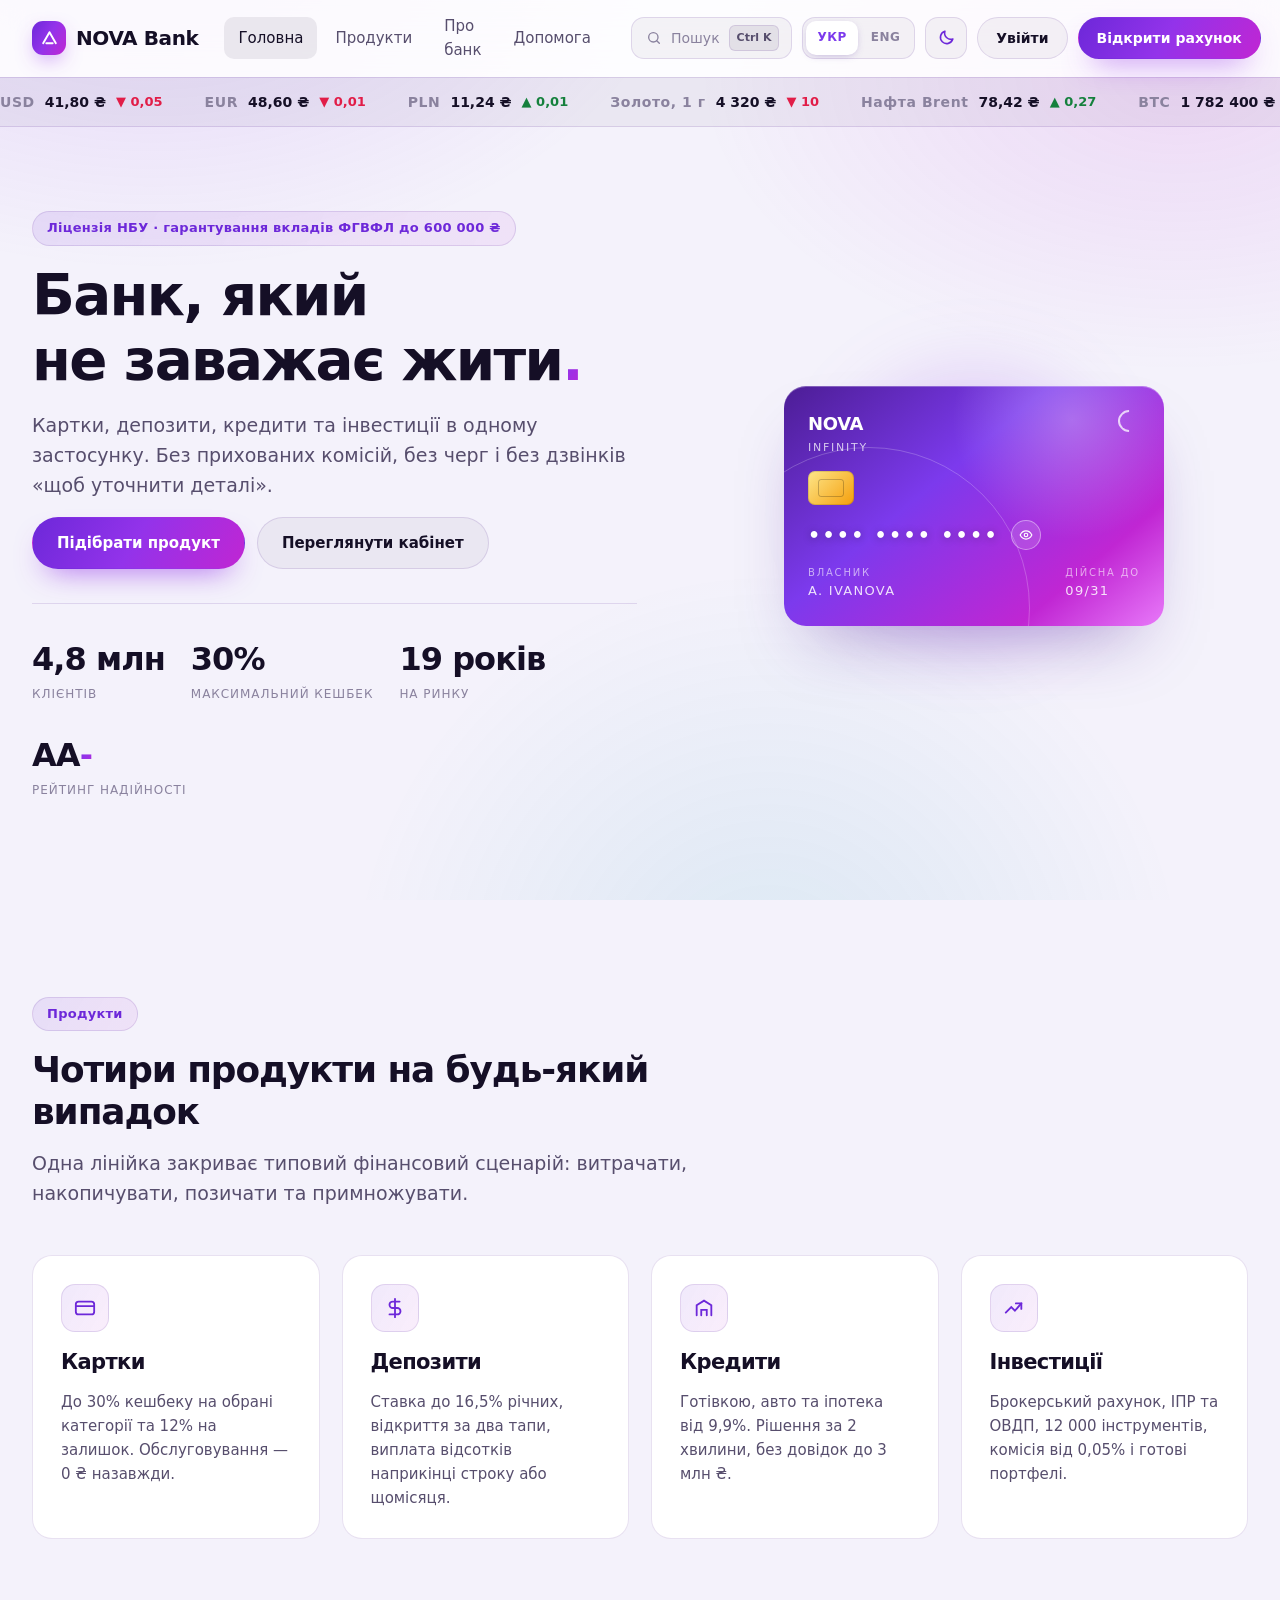
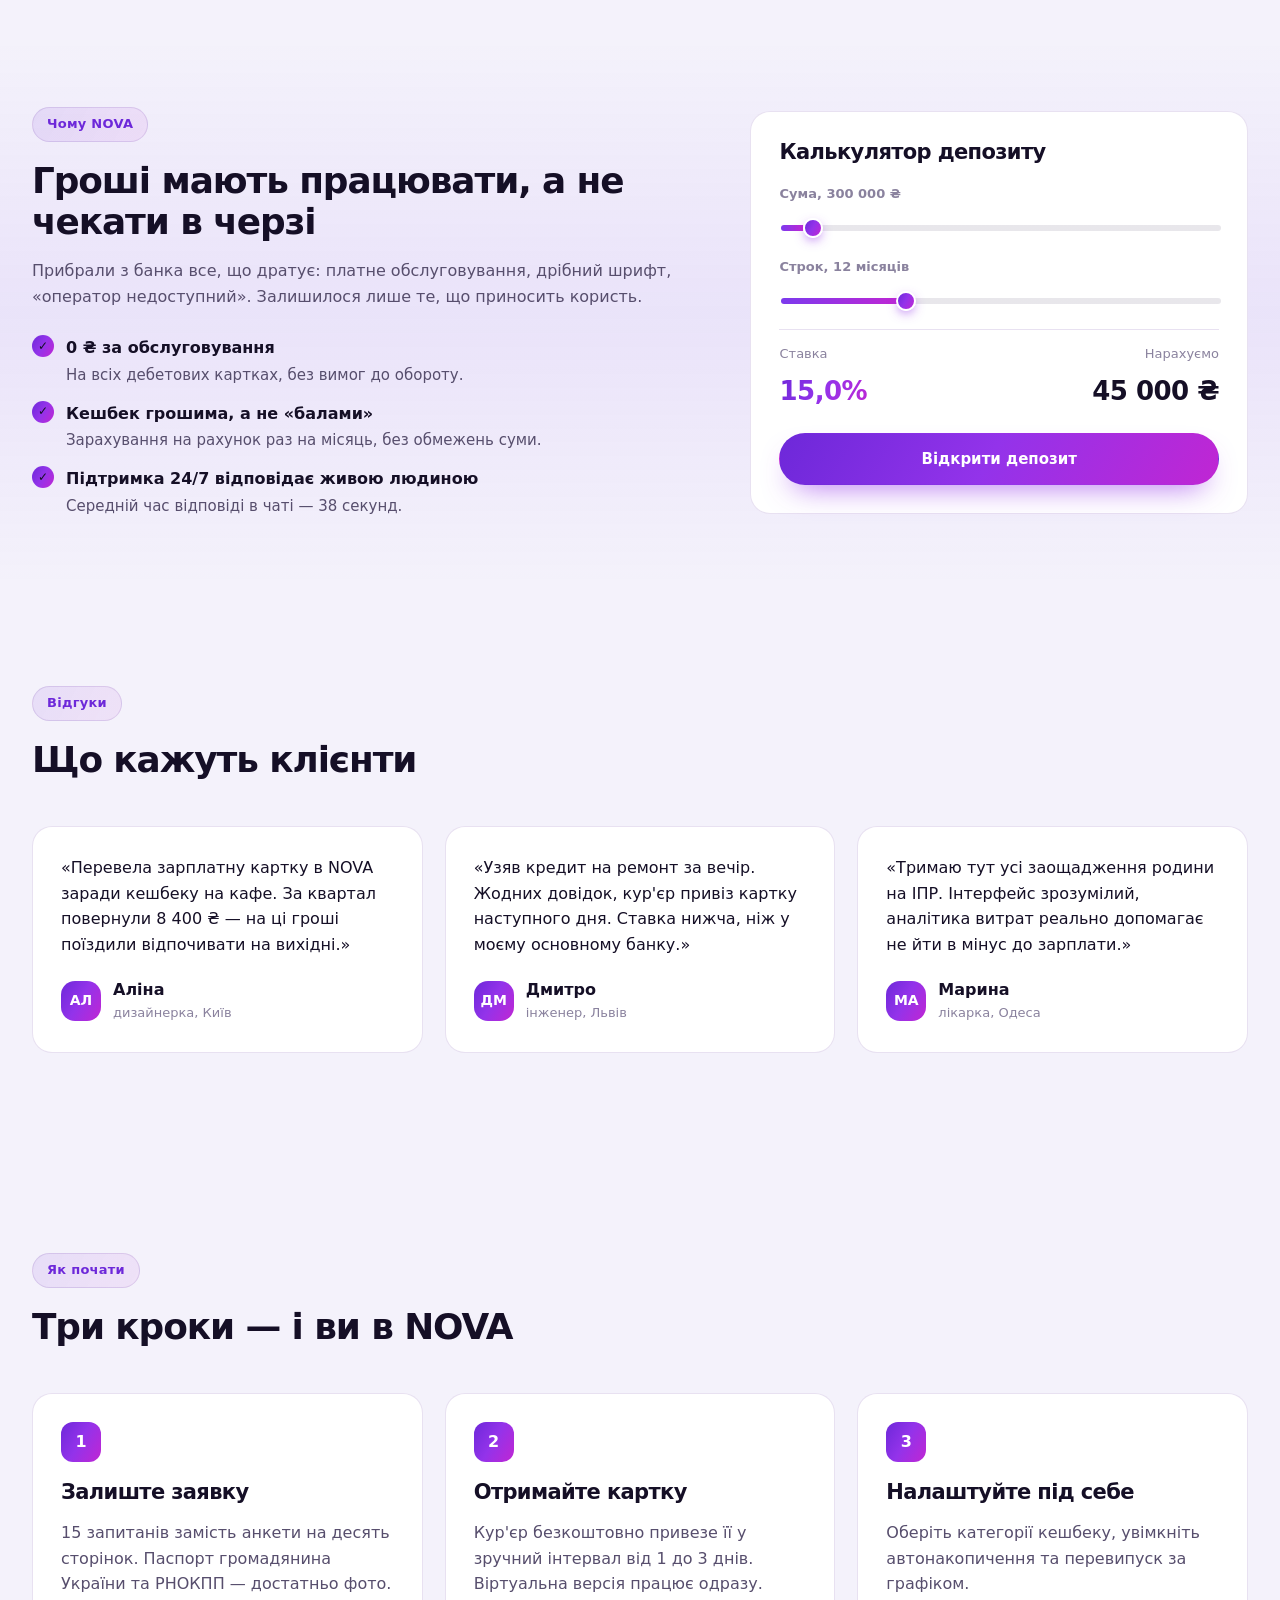
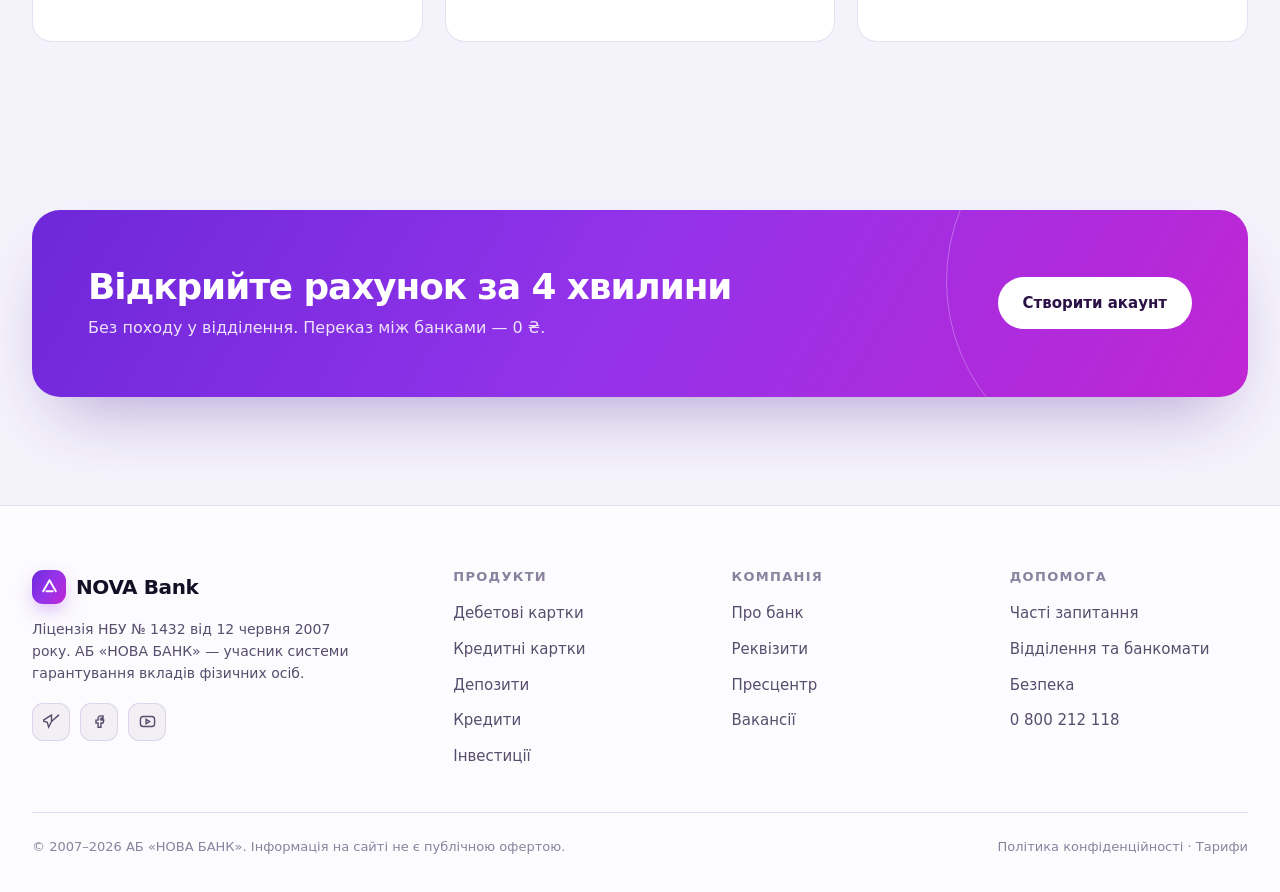
<file: Nova Bank/index.html>
<!DOCTYPE html>
<html lang="uk">
<head>
<meta charset="UTF-8">
<meta name="viewport" content="width=device-width, initial-scale=1">
<title>NOVA Bank — банк, що не заважає жити</title>
<meta name="description" content="NOVA Bank — дебетові та кредитні картки з кешбеком до 30%, депозити до 16,5% річних, кредити від 9,9% та інвестиції в одному застосунку.">
<link rel="icon" href="data:image/svg+xml,<svg xmlns='http://www.w3.org/2000/svg' viewBox='0 0 100 100'><rect width='100' height='100' rx='26' fill='%238b5cf6'/></svg>">
<script>document.documentElement.dataset.theme=localStorage.getItem("nova-theme")||"light";document.documentElement.dataset.lang=localStorage.getItem("nova-lang")||"uk";</script>
<link rel="stylesheet" href="assets/css/style.css">
</head>
<body>

<header class="header">
  <div class="container header__inner">
    <a class="logo" href="index.html">
      <span class="logo__mark"><svg viewBox="0 0 24 24" fill="none" stroke="#fff" stroke-width="2.4" stroke-linecap="round" stroke-linejoin="round"><path d="M4 18 12 4l8 14"/><path d="M8 18h8"/></svg></span>
      NOVA Bank
    </a>
    <nav class="nav">
      <a href="index.html">Головна</a>
      <div class="has-mega">
        <a href="products.html">Продукти</a>
        <div class="mega">
          <a href="products.html" data-tab="cards"><span class="mega__ico"><svg viewBox="0 0 24 24" fill="none" stroke-width="2" stroke-linecap="round"><rect x="2" y="5" width="20" height="14" rx="3"/><path d="M2 10h20"/></svg></span><span><strong>Класична дебетова</strong><span>0 ₴ обслуговування, 5% кешбек</span></span></a>
          <a href="products.html" data-tab="cards"><span class="mega__ico"><svg viewBox="0 0 24 24" fill="none" stroke-width="2" stroke-linecap="round"><rect x="2" y="5" width="20" height="14" rx="3"/><path d="M6 15h6"/></svg></span><span><strong>Infinity та Travel</strong><span>до 30% кешбек, 120 днів без %</span></span></a>
          <a href="products.html" data-tab="deposit"><span class="mega__ico"><svg viewBox="0 0 24 24" fill="none" stroke-width="2" stroke-linecap="round"><path d="M12 2v20M17 5H9.5a3.5 3.5 0 0 0 0 7h5a3.5 3.5 0 0 1 0 7H6"/></svg></span><span><strong>Депозити</strong><span>до 16,5% річних</span></span></a>
          <a href="products.html" data-tab="credit"><span class="mega__ico"><svg viewBox="0 0 24 24" fill="none" stroke-width="2" stroke-linecap="round"><path d="M4 20V9l8-5 8 5v11"/><path d="M9 20v-6h6v6"/></svg></span><span><strong>Кредити</strong><span>від 9,9%, рішення за 2 хвилини</span></span></a>
          <a href="products.html" data-tab="credit"><span class="mega__ico"><svg viewBox="0 0 24 24" fill="none" stroke-width="2" stroke-linecap="round"><rect x="3" y="11" width="18" height="8" rx="2"/><path d="M7 11 9 5h6l2 6"/></svg></span><span><strong>Авто та іпотека</strong><span>перший внесок від 10%</span></span></a>
          <a href="products.html" data-tab="invest"><span class="mega__ico"><svg viewBox="0 0 24 24" fill="none" stroke-width="2" stroke-linecap="round"><path d="M3 17l6-6 4 4 7-8"/><path d="M14 7h6v6"/></svg></span><span><strong>Інвестиції</strong><span>ОВДП та ІПР, 12 000 інструментів</span></span></a>
        </div>
      </div>
      <a href="about.html">Про банк</a>
      <a href="help.html">Допомога</a>
    </nav>
    <div class="header__actions">
      <button class="kbd-hint" data-open-palette aria-label="Пошук по сайту">
        <svg viewBox="0 0 24 24" fill="none" stroke-width="2" stroke-linecap="round"><circle cx="11" cy="11" r="7"/><path d="m20 20-4.3-4.3"/></svg>
        Пошук<kbd>Ctrl K</kbd>
      </button>
      <div class="lang-switch" role="group" aria-label="Вибір мови">
        <button data-lang="uk" aria-pressed="true">УКР</button><button data-lang="en" aria-pressed="false">ENG</button>
      </div>
      <button class="theme-toggle" aria-label="Переключити тему">
        <svg class="icon-moon" viewBox="0 0 24 24" fill="none" stroke-width="2" stroke-linecap="round" stroke-linejoin="round"><path d="M20 14A8 8 0 0 1 10 4a8 8 0 1 0 10 10Z"/></svg>
        <svg class="icon-sun" viewBox="0 0 24 24" fill="none" stroke-width="2" stroke-linecap="round"><circle cx="12" cy="12" r="4"/><path d="M12 2v2m0 16v2M2 12h2m16 0h2M5 5l1.4 1.4M17.6 17.6 19 19M19 5l-1.4 1.4M6.4 17.6 5 19"/></svg>
      </button>
      <a class="btn btn--ghost btn--sm" href="login.html">Увійти</a>
      <a class="btn btn--primary btn--sm" href="login.html">Відкрити рахунок</a>
      <button class="burger" aria-label="Меню" aria-expanded="false"><span></span><span></span><span></span></button>
    </div>
  </div>
</header>

<div class="ticker" aria-label="Курси та ставки">
  <div class="ticker__track"></div>
</div>

<main>

  <section class="hero">
    <div class="container hero__grid">
      <div>
        <span class="eyebrow">Ліцензія НБУ · гарантування вкладів ФГВФЛ до 600 000 ₴</span>
        <h1>Банк, який<br>не заважає жити<span class="grad-text">.</span></h1>
        <p class="lead">Картки, депозити, кредити та інвестиції в одному застосунку. Без прихованих комісій, без черг і без дзвінків «щоб уточнити деталі».</p>
        <div style="display:flex;gap:12px;flex-wrap:wrap">
          <a class="btn btn--primary" href="products.html">Підібрати продукт</a>
          <a class="btn btn--ghost" href="dashboard.html">Переглянути кабінет</a>
        </div>
        <div class="hero__meta">
          <div class="stat"><div class="stat__value"><span data-count="4.8" data-suffix=" млн">0</span></div><div class="stat__label">клієнтів</div></div>
          <div class="stat"><div class="stat__value"><span data-count="30" data-suffix="%">0</span></div><div class="stat__label">максимальний кешбек</div></div>
          <div class="stat"><div class="stat__value"><span data-count="19" data-suffix=" років">0</span></div><div class="stat__label">на ринку</div></div>
          <div class="stat"><div class="stat__value">AA<span class="grad-text">-</span></div><div class="stat__label">рейтинг надійності</div></div>
        </div>
      </div>

      <div class="cardstage">
        <div class="bankcard" data-hidden-number>
          <div class="bankcard__top">
            <div>
              <div class="bankcard__brand">NOVA</div>
              <div class="bankcard__type">Infinity</div>
            </div>
            <div class="wifi"></div>
          </div>
          <div class="chip"></div>
          <div class="bankcard__number">
            <span data-number="5412 8891 4437 2019">•••• •••• •••• </span>
            <button class="reveal-toggle" aria-label="Показати номер картки">
              <svg width="14" height="14" viewBox="0 0 24 24" fill="none" stroke="#fff" stroke-width="2"><path d="M2 12s3.6-7 10-7 10 7 10 7-3.6 7-10 7-10-7-10-7Z"/><circle cx="12" cy="12" r="3"/></svg>
            </button>
          </div>
          <div class="bankcard__bottom">
            <div class="bankcard__holder"><small>Власник</small>A. Ivanova</div>
            <div class="bankcard__holder"><small>Дійсна до</small>09/31</div>
          </div>
        </div>
      </div>
    </div>
  </section>

  <section class="section">
    <div class="container">
      <div class="section__head">
        <span class="eyebrow">Продукти</span>
        <h2>Чотири продукти на будь-який випадок</h2>
        <p class="lead">Одна лінійка закриває типовий фінансовий сценарій: витрачати, накопичувати, позичати та примножувати.</p>
      </div>
      <div class="grid grid--4">
        <article class="tile reveal">
          <div class="tile__icon"><svg viewBox="0 0 24 24" fill="none" stroke-width="2" stroke-linecap="round"><rect x="2" y="5" width="20" height="14" rx="3"/><path d="M2 10h20"/></svg></div>
          <h3>Картки</h3>
          <p>До 30% кешбеку на обрані категорії та 12% на залишок. Обслуговування — 0 ₴ назавжди.</p>
        </article>
        <article class="tile reveal">
          <div class="tile__icon"><svg viewBox="0 0 24 24" fill="none" stroke-width="2" stroke-linecap="round"><path d="M12 2v20M17 5H9.5a3.5 3.5 0 0 0 0 7h5a3.5 3.5 0 0 1 0 7H6"/></svg></div>
          <h3>Депозити</h3>
          <p>Ставка до 16,5% річних, відкриття за два тапи, виплата відсотків наприкінці строку або щомісяця.</p>
        </article>
        <article class="tile reveal">
          <div class="tile__icon"><svg viewBox="0 0 24 24" fill="none" stroke-width="2" stroke-linecap="round"><path d="M4 20V9l8-5 8 5v11"/><path d="M9 20v-6h6v6"/></svg></div>
          <h3>Кредити</h3>
          <p>Готівкою, авто та іпотека від 9,9%. Рішення за 2 хвилини, без довідок до 3 млн ₴.</p>
        </article>
        <article class="tile reveal">
          <div class="tile__icon"><svg viewBox="0 0 24 24" fill="none" stroke-width="2" stroke-linecap="round"><path d="M3 17l6-6 4 4 7-8"/><path d="M14 7h6v6"/></svg></div>
          <h3>Інвестиції</h3>
          <p>Брокерський рахунок, ІПР та ОВДП, 12 000 інструментів, комісія від 0,05% і готові портфелі.</p>
        </article>
      </div>
    </div>
  </section>

  <section class="section section--tight" style="background:linear-gradient(180deg,transparent,rgba(124,58,237,.08),transparent)">
    <div class="container">
      <div class="two-col" style="align-items:center">
        <div>
          <span class="eyebrow">Чому NOVA</span>
          <h2>Гроші мають працювати, а не чекати в черзі</h2>
          <p>Прибрали з банка все, що дратує: платне обслуговування, дрібний шрифт, «оператор недоступний». Залишилося лише те, що приносить користь.</p>
          <ul style="list-style:none;padding:0;margin:26px 0 0;display:grid;gap:14px">
            <li style="display:flex;gap:12px;align-items:flex-start"><span style="width:22px;height:22px;border-radius:50%;background:var(--grad);flex:none;display:grid;place-items:center;font-size:12px;font-weight:800">✓</span><div><strong>0 ₴ за обслуговування</strong><p style="margin:2px 0 0;font-size:15px">На всіх дебетових картках, без вимог до обороту.</p></div></li>
            <li style="display:flex;gap:12px;align-items:flex-start"><span style="width:22px;height:22px;border-radius:50%;background:var(--grad);flex:none;display:grid;place-items:center;font-size:12px;font-weight:800">✓</span><div><strong>Кешбек грошима, а не «балами»</strong><p style="margin:2px 0 0;font-size:15px">Зарахування на рахунок раз на місяць, без обмежень суми.</p></div></li>
            <li style="display:flex;gap:12px;align-items:flex-start"><span style="width:22px;height:22px;border-radius:50%;background:var(--grad);flex:none;display:grid;place-items:center;font-size:12px;font-weight:800">✓</span><div><strong>Підтримка 24/7 відповідає живою людиною</strong><p style="margin:2px 0 0;font-size:15px">Середній час відповіді в чаті — 38 секунд.</p></div></li>
          </ul>
        </div>
        <div class="panelbox reveal" style="padding:28px">
          <h3 style="margin-bottom:20px">Калькулятор депозиту</h3>
          <div class="field">
            <label for="c-amount">Сума, <span id="c-amount-out">300 000 ₴</span></label>
            <input class="input" type="range" id="c-amount" min="50000" max="5000000" step="50000" value="300000" style="padding:6px">
          </div>
          <div class="field">
            <label for="c-term">Строк, <span id="c-term-out">12 місяців</span></label>
            <input class="input" type="range" id="c-term" min="3" max="36" step="1" value="12" style="padding:6px">
          </div>
          <div style="display:flex;justify-content:space-between;align-items:flex-end;padding-top:14px;border-top:1px solid var(--border);margin-top:8px">
            <div><div class="kpi__label">Ставка</div><div class="kpi__value grad-text" id="c-rate">15,0%</div></div>
            <div style="text-align:right"><div class="kpi__label">Нарахуємо</div><div class="kpi__value" id="c-profit">0 ₴</div></div>
          </div>
          <a class="btn btn--primary btn--block" href="products.html" style="margin-top:20px">Відкрити депозит</a>
        </div>
      </div>
    </div>
  </section>

  <section class="section">
    <div class="container">
      <div class="section__head">
        <span class="eyebrow">Відгуки</span>
        <h2>Що кажуть клієнти</h2>
      </div>
      <div class="grid grid--3">
        <blockquote class="tile reveal" style="margin:0">
          <p style="color:var(--text);font-size:16px">«Перевела зарплатну картку в NOVA заради кешбеку на кафе. За квартал повернули 8 400 ₴ — на ці гроші поїздили відпочивати на вихідні.»</p>
          <footer style="display:flex;gap:12px;align-items:center;margin-top:20px"><span class="avatar" style="width:40px;height:40px;font-size:14px">АЛ</span><div><strong>Аліна</strong><div style="font-size:13px;color:var(--muted-2)">дизайнерка, Київ</div></div></footer>
        </blockquote>
        <blockquote class="tile reveal" style="margin:0">
          <p style="color:var(--text);font-size:16px">«Узяв кредит на ремонт за вечір. Жодних довідок, кур'єр привіз картку наступного дня. Ставка нижча, ніж у моєму основному банку.»</p>
          <footer style="display:flex;gap:12px;align-items:center;margin-top:20px"><span class="avatar" style="width:40px;height:40px;font-size:14px">ДМ</span><div><strong>Дмитро</strong><div style="font-size:13px;color:var(--muted-2)">інженер, Львів</div></div></footer>
        </blockquote>
        <blockquote class="tile reveal" style="margin:0">
          <p style="color:var(--text);font-size:16px">«Тримаю тут усі заощадження родини на ІПР. Інтерфейс зрозумілий, аналітика витрат реально допомагає не йти в мінус до зарплати.»</p>
          <footer style="display:flex;gap:12px;align-items:center;margin-top:20px"><span class="avatar" style="width:40px;height:40px;font-size:14px">МА</span><div><strong>Марина</strong><div style="font-size:13px;color:var(--muted-2)">лікарка, Одеса</div></div></footer>
        </blockquote>
      </div>
    </div>
  </section>

  <section class="section">
    <div class="container">
      <div class="section__head">
        <span class="eyebrow">Як почати</span>
        <h2>Три кроки — і ви в NOVA</h2>
      </div>
      <div class="steps">
        <div class="step reveal"><div class="step__n">1</div><h3>Залиште заявку</h3><p>15 запитанів замість анкети на десять сторінок. Паспорт громадянина України та РНОКПП — достатньо фото.</p></div>
        <div class="step reveal"><div class="step__n">2</div><h3>Отримайте картку</h3><p>Кур'єр безкоштовно привезе її у зручний інтервал від 1 до 3 днів. Віртуальна версія працює одразу.</p></div>
        <div class="step reveal"><div class="step__n">3</div><h3>Налаштуйте під себе</h3><p>Оберіть категорії кешбеку, увімкніть автонакопичення та перевипуск за графіком.</p></div>
      </div>
    </div>
  </section>

  <section class="section section--tight">
    <div class="container">
      <div class="cta reveal">
        <div>
          <h2 style="margin-bottom:8px">Відкрийте рахунок за 4 хвилини</h2>
          <p>Без походу у відділення. Переказ між банками — 0 ₴.</p>
        </div>
        <a class="btn" href="login.html">Створити акаунт</a>
      </div>
    </div>
  </section>

</main>

<footer class="footer">
  <div class="container">
    <div class="footer__grid">
      <div>
        <a class="logo" href="index.html" style="margin-bottom:14px">
          <span class="logo__mark"><svg viewBox="0 0 24 24" fill="none" stroke="#fff" stroke-width="2.4" stroke-linecap="round" stroke-linejoin="round"><path d="M4 18 12 4l8 14"/><path d="M8 18h8"/></svg></span>
          NOVA Bank
        </a>
        <p style="max-width:320px;font-size:14px">Ліцензія НБУ № 1432 від 12 червня 2007 року. АБ «НОВА БАНК» — учасник системи гарантування вкладів фізичних осіб.</p>
        <div class="socials">
          <a href="#" aria-label="Telegram"><svg viewBox="0 0 24 24" fill="none" stroke-width="2" stroke-linecap="round"><path d="m22 3-10 9m0 0-4 8-2-7-7-2 13-8Z"/></svg></a>
          <a href="#" aria-label="Facebook"><svg viewBox="0 0 24 24" fill="none" stroke-width="2" stroke-linecap="round"><path d="M14 8h3V4h-3c-2.2 0-4 1.8-4 4v2H7v4h3v6h4v-6h3l1-4h-4V8c0-.6.4-1 1-1Z"/></svg></a>
          <a href="#" aria-label="YouTube"><svg viewBox="0 0 24 24" fill="none" stroke-width="2" stroke-linecap="round"><rect x="2" y="5" width="20" height="14" rx="4"/><path d="m10 9 5 3-5 3Z"/></svg></a>
        </div>
      </div>
      <div>
        <h4>Продукти</h4>
        <ul><li><a href="products.html">Дебетові картки</a></li><li><a href="products.html">Кредитні картки</a></li><li><a href="products.html">Депозити</a></li><li><a href="products.html">Кредити</a></li><li><a href="products.html">Інвестиції</a></li></ul>
      </div>
      <div>
        <h4>Компанія</h4>
        <ul><li><a href="about.html">Про банк</a></li><li><a href="about.html">Реквізити</a></li><li><a href="about.html">Пресцентр</a></li><li><a href="about.html">Вакансії</a></li></ul>
      </div>
      <div>
        <h4>Допомога</h4>
        <ul><li><a href="help.html">Часті запитання</a></li><li><a href="help.html">Відділення та банкомати</a></li><li><a href="help.html">Безпека</a></li><li><a href="tel:0800212118">0 800 212 118</a></li></ul>
      </div>
    </div>
    <div class="footer__bottom">
      <span>© 2007–2026 АБ «НОВА БАНК». Інформація на сайті не є публічною офертою.</span>
      <span><a href="#">Політика конфіденційності</a> · <a href="#">Тарифи</a></span>
    </div>
  </div>
</footer>

<script src="assets/js/i18n-en.js"></script>
<script src="assets/js/i18n.js"></script>
<script src="assets/js/main.js"></script>
<script>
  const amount = document.getElementById("c-amount");
  const term = document.getElementById("c-term");
  const out = {
    amount: document.getElementById("c-amount-out"),
    term: document.getElementById("c-term-out"),
    rate: document.getElementById("c-rate"),
    profit: document.getElementById("c-profit"),
  };
  function calc() {
    const a = +amount.value, m = +term.value;
    const rate = m >= 24 ? 16.5 : m >= 12 ? 15 : m >= 6 ? 13 : 11;
    out.amount.textContent = window.formatMoney(a);
    out.term.textContent = window.unit(m, ["місяць", "місяці", "місяців"], ["month", "months"]);
    out.rate.textContent = window.formatNum(rate, 1) + "%";
    out.profit.textContent = window.formatMoney((a * rate / 100) * (m / 12));
  }
  [amount, term].forEach((el) => el.addEventListener("input", calc));
  window.addEventListener("nova:lang", calc);
  calc();
</script>
</body>
</html>
</file>
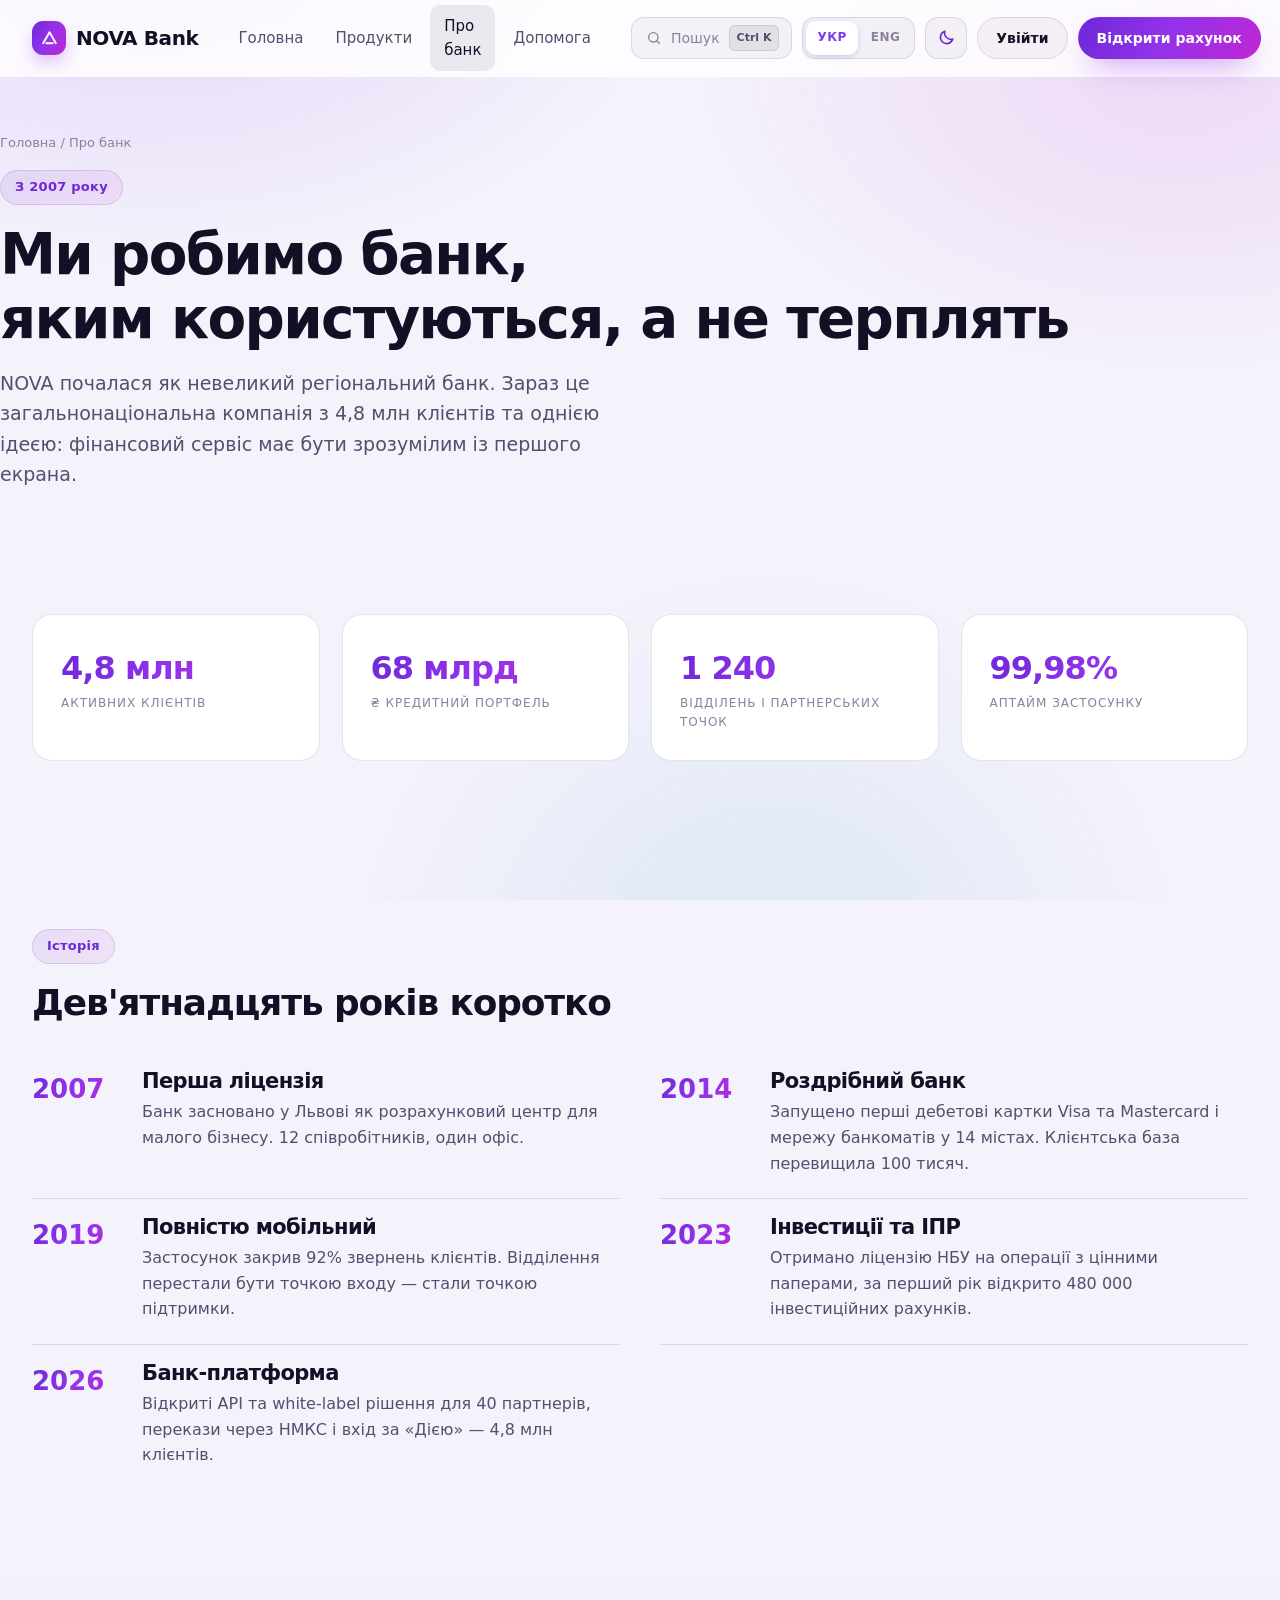
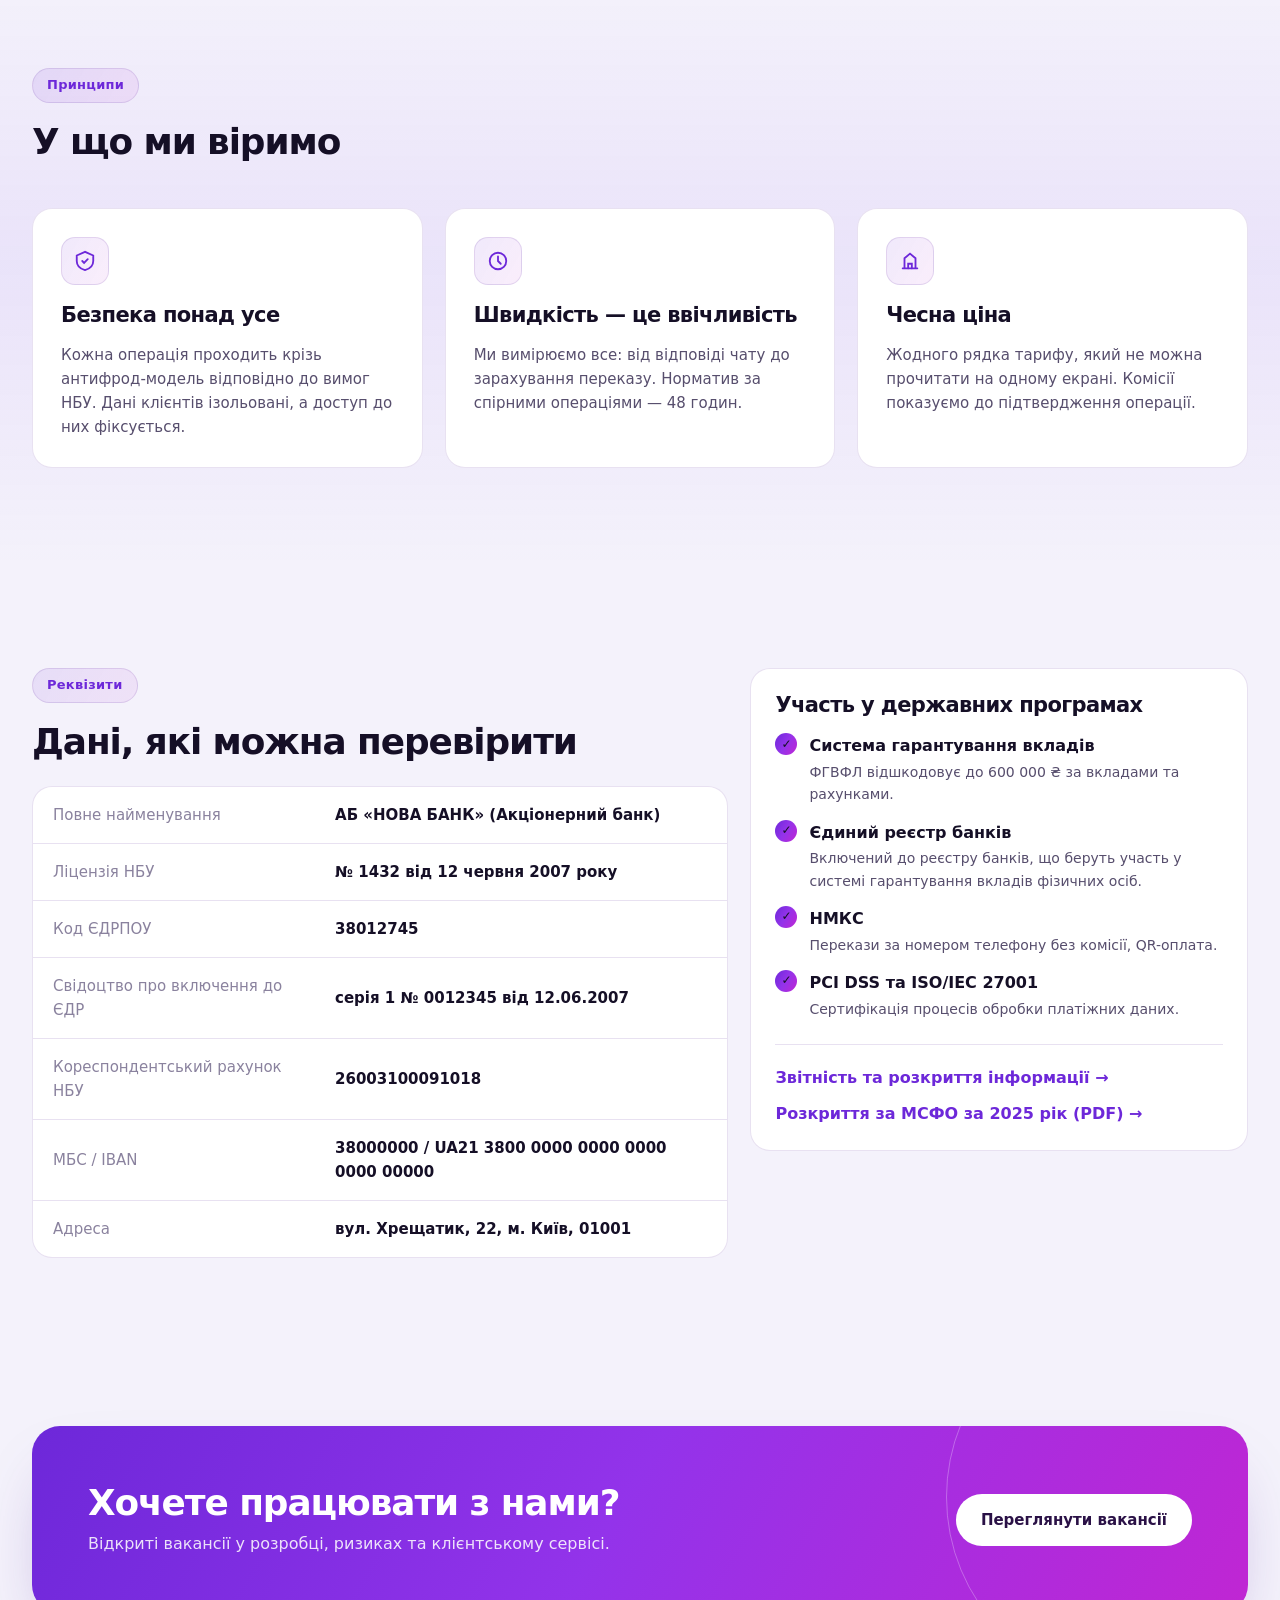
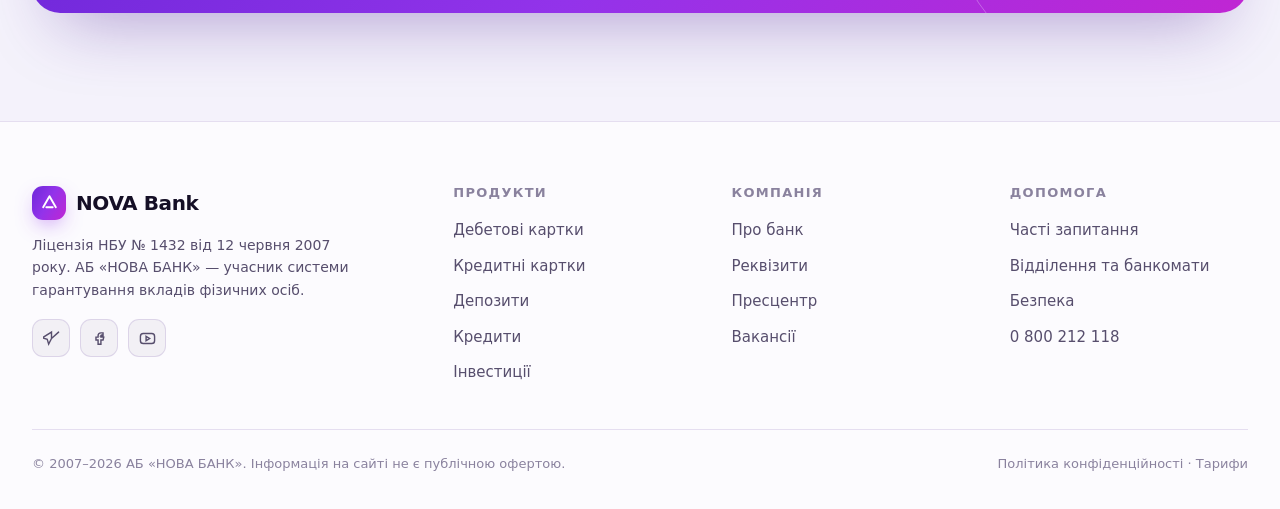
<file: Nova Bank/about.html>
<!DOCTYPE html>
<html lang="uk">
<head>
<meta charset="UTF-8">
<meta name="viewport" content="width=device-width, initial-scale=1">
<title>Про банк — NOVA Bank</title>
<meta name="description" content="АБ «НОВА БАНК» із 2007 року: історія, показники, принципи та повні реквізити.">
<link rel="icon" href="data:image/svg+xml,<svg xmlns='http://www.w3.org/2000/svg' viewBox='0 0 100 100'><rect width='100' height='100' rx='26' fill='%238b5cf6'/></svg>">
<script>document.documentElement.dataset.theme=localStorage.getItem("nova-theme")||"light";document.documentElement.dataset.lang=localStorage.getItem("nova-lang")||"uk";</script>
<link rel="stylesheet" href="assets/css/style.css">
</head>
<body>

<header class="header">
  <div class="container header__inner">
    <a class="logo" href="index.html">
      <span class="logo__mark"><svg viewBox="0 0 24 24" fill="none" stroke="#fff" stroke-width="2.4" stroke-linecap="round" stroke-linejoin="round"><path d="M4 18 12 4l8 14"/><path d="M8 18h8"/></svg></span>
      NOVA Bank
    </a>
    <nav class="nav">
      <a href="index.html">Головна</a>
      <div class="has-mega">
        <a href="products.html">Продукти</a>
        <div class="mega">
          <a href="products.html" data-tab="cards"><span class="mega__ico"><svg viewBox="0 0 24 24" fill="none" stroke-width="2" stroke-linecap="round"><rect x="2" y="5" width="20" height="14" rx="3"/><path d="M2 10h20"/></svg></span><span><strong>Класична дебетова</strong><span>0 ₴ обслуговування, 5% кешбек</span></span></a>
          <a href="products.html" data-tab="cards"><span class="mega__ico"><svg viewBox="0 0 24 24" fill="none" stroke-width="2" stroke-linecap="round"><rect x="2" y="5" width="20" height="14" rx="3"/><path d="M6 15h6"/></svg></span><span><strong>Infinity та Travel</strong><span>до 30% кешбек, 120 днів без %</span></span></a>
          <a href="products.html" data-tab="deposit"><span class="mega__ico"><svg viewBox="0 0 24 24" fill="none" stroke-width="2" stroke-linecap="round"><path d="M12 2v20M17 5H9.5a3.5 3.5 0 0 0 0 7h5a3.5 3.5 0 0 1 0 7H6"/></svg></span><span><strong>Депозити</strong><span>до 16,5% річних</span></span></a>
          <a href="products.html" data-tab="credit"><span class="mega__ico"><svg viewBox="0 0 24 24" fill="none" stroke-width="2" stroke-linecap="round"><path d="M4 20V9l8-5 8 5v11"/><path d="M9 20v-6h6v6"/></svg></span><span><strong>Кредити</strong><span>від 9,9%, рішення за 2 хвилини</span></span></a>
          <a href="products.html" data-tab="credit"><span class="mega__ico"><svg viewBox="0 0 24 24" fill="none" stroke-width="2" stroke-linecap="round"><rect x="3" y="11" width="18" height="8" rx="2"/><path d="M7 11 9 5h6l2 6"/></svg></span><span><strong>Авто та іпотека</strong><span>перший внесок від 10%</span></span></a>
          <a href="products.html" data-tab="invest"><span class="mega__ico"><svg viewBox="0 0 24 24" fill="none" stroke-width="2" stroke-linecap="round"><path d="M3 17l6-6 4 4 7-8"/><path d="M14 7h6v6"/></svg></span><span><strong>Інвестиції</strong><span>ОВДП та ІПР, 12 000 інструментів</span></span></a>
        </div>
      </div>
      <a href="about.html">Про банк</a>
      <a href="help.html">Допомога</a>
    </nav>
    <div class="header__actions">
      <button class="kbd-hint" data-open-palette aria-label="Пошук по сайту">
        <svg viewBox="0 0 24 24" fill="none" stroke-width="2" stroke-linecap="round"><circle cx="11" cy="11" r="7"/><path d="m20 20-4.3-4.3"/></svg>
        Пошук<kbd>Ctrl K</kbd>
      </button>
      <div class="lang-switch" role="group" aria-label="Вибір мови">
        <button data-lang="uk" aria-pressed="true">УКР</button><button data-lang="en" aria-pressed="false">ENG</button>
      </div>
      <button class="theme-toggle" aria-label="Переключити тему">
        <svg class="icon-moon" viewBox="0 0 24 24" fill="none" stroke-width="2" stroke-linecap="round" stroke-linejoin="round"><path d="M20 14A8 8 0 0 1 10 4a8 8 0 1 0 10 10Z"/></svg>
        <svg class="icon-sun" viewBox="0 0 24 24" fill="none" stroke-width="2" stroke-linecap="round"><circle cx="12" cy="12" r="4"/><path d="M12 2v2m0 16v2M2 12h2m16 0h2M5 5l1.4 1.4M17.6 17.6 19 19M19 5l-1.4 1.4M6.4 17.6 5 19"/></svg>
      </button>
      <a class="btn btn--ghost btn--sm" href="login.html">Увійти</a>
      <a class="btn btn--primary btn--sm" href="login.html">Відкрити рахунок</a>
      <button class="burger" aria-label="Меню" aria-expanded="false"><span></span><span></span><span></span></button>
    </div>
  </div>
</header>

<main>
  <div class="container pagehead">
    <div class="crumbs"><a href="index.html">Головна</a> / Про банк</div>
    <span class="eyebrow">З 2007 року</span>
    <h1>Ми робимо банк,<br>яким користуються, а не терплять</h1>
    <p class="lead" style="max-width:660px">NOVA почалася як невеликий регіональний банк. Зараз це загальнонаціональна компанія з 4,8 млн клієнтів та однією ідеєю: фінансовий сервіс має бути зрозумілим із першого екрана.</p>
  </div>

  <section class="section--tight">
    <div class="container">
      <div class="grid grid--4">
        <div class="tile reveal"><div class="stat__value grad-text"><span data-count="4.8" data-suffix=" млн">0</span></div><div class="stat__label">активних клієнтів</div></div>
        <div class="tile reveal"><div class="stat__value grad-text"><span data-count="68" data-suffix=" млрд">0</span></div><div class="stat__label">₴ кредитний портфель</div></div>
        <div class="tile reveal"><div class="stat__value grad-text"><span data-count="1240" data-suffix="">0</span></div><div class="stat__label">відділень і партнерських точок</div></div>
        <div class="tile reveal"><div class="stat__value grad-text"><span data-count="99.98" data-suffix="%">0</span></div><div class="stat__label">аптайм застосунку</div></div>
      </div>
    </div>
  </section>

  <section class="section">
    <div class="container">
      <div class="section__head"><span class="eyebrow">Історія</span><h2>Дев'ятнадцять років коротко</h2></div>
      <div class="grid grid--2" style="gap:16px 40px">
        <div class="reveal" style="display:grid;grid-template-columns:88px 1fr;gap:22px;align-items:start;padding-bottom:22px;border-bottom:1px solid var(--border)">
          <strong style="font-size:26px" class="grad-text">2007</strong>
          <div><h3 style="margin-bottom:6px">Перша ліцензія</h3><p style="margin:0">Банк засновано у Львові як розрахунковий центр для малого бізнесу. 12 співробітників, один офіс.</p></div>
        </div>
        <div class="reveal" style="display:grid;grid-template-columns:88px 1fr;gap:22px;align-items:start;padding-bottom:22px;border-bottom:1px solid var(--border)">
          <strong style="font-size:26px" class="grad-text">2014</strong>
          <div><h3 style="margin-bottom:6px">Роздрібний банк</h3><p style="margin:0">Запущено перші дебетові картки Visa та Mastercard і мережу банкоматів у 14 містах. Клієнтська база перевищила 100 тисяч.</p></div>
        </div>
        <div class="reveal" style="display:grid;grid-template-columns:88px 1fr;gap:22px;align-items:start;padding-bottom:22px;border-bottom:1px solid var(--border)">
          <strong style="font-size:26px" class="grad-text">2019</strong>
          <div><h3 style="margin-bottom:6px">Повністю мобільний</h3><p style="margin:0">Застосунок закрив 92% звернень клієнтів. Відділення перестали бути точкою входу — стали точкою підтримки.</p></div>
        </div>
        <div class="reveal" style="display:grid;grid-template-columns:88px 1fr;gap:22px;align-items:start;padding-bottom:22px;border-bottom:1px solid var(--border)">
          <strong style="font-size:26px" class="grad-text">2023</strong>
          <div><h3 style="margin-bottom:6px">Інвестиції та ІПР</h3><p style="margin:0">Отримано ліцензію НБУ на операції з цінними паперами, за перший рік відкрито 480 000 інвестиційних рахунків.</p></div>
        </div>
        <div class="reveal" style="display:grid;grid-template-columns:88px 1fr;gap:22px;align-items:start">
          <strong style="font-size:26px" class="grad-text">2026</strong>
          <div><h3 style="margin-bottom:6px">Банк-платформа</h3><p style="margin:0">Відкриті API та white-label рішення для 40 партнерів, перекази через НМКС і вхід за «Дією» — 4,8 млн клієнтів.</p></div>
        </div>
      </div>
    </div>
  </section>

  <section class="section" style="background:linear-gradient(180deg,transparent,rgba(124,58,237,.08),transparent)">
    <div class="container">
      <div class="section__head"><span class="eyebrow">Принципи</span><h2>У що ми віримо</h2></div>
      <div class="grid grid--3">
        <div class="tile reveal"><div class="tile__icon"><svg viewBox="0 0 24 24" fill="none" stroke-width="2" stroke-linecap="round"><path d="M12 2 3 6v6c0 5 3.8 8.5 9 10 5.2-1.5 9-5 9-10V6Z"/><path d="m9 12 2 2 4-4"/></svg></div><h3>Безпека понад усе</h3><p>Кожна операція проходить крізь антифрод-модель відповідно до вимог НБУ. Дані клієнтів ізольовані, а доступ до них фіксується.</p></div>
        <div class="tile reveal"><div class="tile__icon"><svg viewBox="0 0 24 24" fill="none" stroke-width="2" stroke-linecap="round"><circle cx="12" cy="12" r="9"/><path d="M12 7v5l3 3"/></svg></div><h3>Швидкість — це ввічливість</h3><p>Ми вимірюємо все: від відповіді чату до зарахування переказу. Норматив за спірними операціями — 48 годин.</p></div>
        <div class="tile reveal"><div class="tile__icon"><svg viewBox="0 0 24 24" fill="none" stroke-width="2" stroke-linecap="round"><path d="M4 20h16M6 20V9l6-5 6 5v11"/><path d="M10 20v-5h4v5"/></svg></div><h3>Чесна ціна</h3><p>Жодного рядка тарифу, який не можна прочитати на одному екрані. Комісії показуємо до підтвердження операції.</p></div>
      </div>
    </div>
  </section>

  <section class="section">
    <div class="container">
      <div class="two-col" style="align-items:start">
        <div>
          <span class="eyebrow">Реквізити</span>
          <h2 style="margin-bottom:24px">Дані, які можна перевірити</h2>
          <div class="table-wrap">
            <table>
              <tbody>
                <tr><td style="color:var(--muted-2)">Повне найменування</td><td><strong>АБ «НОВА БАНК» (Акціонерний банк)</strong></td></tr>
                <tr><td style="color:var(--muted-2)">Ліцензія НБУ</td><td><strong>№ 1432 від 12 червня 2007 року</strong></td></tr>
                <tr><td style="color:var(--muted-2)">Код ЄДРПОУ</td><td><strong>38012745</strong></td></tr>
                <tr><td style="color:var(--muted-2)">Свідоцтво про включення до ЄДР</td><td><strong>серія 1 № 0012345 від 12.06.2007</strong></td></tr>
                <tr><td style="color:var(--muted-2)">Кореспондентський рахунок НБУ</td><td><strong>26003100091018</strong></td></tr>
                <tr><td style="color:var(--muted-2)">МБС / IBAN</td><td><strong>38000000 / UA21 3800 0000 0000 0000 0000 00000</strong></td></tr>
                <tr><td style="color:var(--muted-2)">Адреса</td><td><strong>вул. Хрещатик, 22, м. Київ, 01001</strong></td></tr>
              </tbody>
            </table>
          </div>
        </div>
        <div class="panelbox">
          <h3 style="margin-bottom:16px">Участь у державних програмах</h3>
          <ul style="list-style:none;padding:0;margin:0;display:grid;gap:14px">
            <li style="display:flex;gap:12px"><span style="width:22px;height:22px;border-radius:50%;background:var(--grad);flex:none;display:grid;place-items:center;font-size:12px;font-weight:800">✓</span><div><strong>Система гарантування вкладів</strong><p style="margin:2px 0 0;font-size:14px">ФГВФЛ відшкодовує до 600 000 ₴ за вкладами та рахунками.</p></div></li>
            <li style="display:flex;gap:12px"><span style="width:22px;height:22px;border-radius:50%;background:var(--grad);flex:none;display:grid;place-items:center;font-size:12px;font-weight:800">✓</span><div><strong>Єдиний реєстр банків</strong><p style="margin:2px 0 0;font-size:14px">Включений до реєстру банків, що беруть участь у системі гарантування вкладів фізичних осіб.</p></div></li>
            <li style="display:flex;gap:12px"><span style="width:22px;height:22px;border-radius:50%;background:var(--grad);flex:none;display:grid;place-items:center;font-size:12px;font-weight:800">✓</span><div><strong>НМКС</strong><p style="margin:2px 0 0;font-size:14px">Перекази за номером телефону без комісії, QR-оплата.</p></div></li>
            <li style="display:flex;gap:12px"><span style="width:22px;height:22px;border-radius:50%;background:var(--grad);flex:none;display:grid;place-items:center;font-size:12px;font-weight:800">✓</span><div><strong>PCI DSS та ISO/IEC 27001</strong><p style="margin:2px 0 0;font-size:14px">Сертифікація процесів обробки платіжних даних.</p></div></li>
          </ul>
          <div style="margin-top:24px;padding-top:20px;border-top:1px solid var(--border);display:grid;gap:10px">
            <a href="help.html" style="color:var(--violet-2);font-weight:600">Звітність та розкриття інформації →</a>
            <a href="help.html" style="color:var(--violet-2);font-weight:600">Розкриття за МСФО за 2025 рік (PDF) →</a>
          </div>
        </div>
      </div>
    </div>
  </section>

  <section class="section section--tight">
    <div class="container">
      <div class="cta reveal">
        <div><h2 style="margin-bottom:8px">Хочете працювати з нами?</h2><p>Відкриті вакансії у розробці, ризиках та клієнтському сервісі.</p></div>
        <a class="btn" href="help.html">Переглянути вакансії</a>
      </div>
    </div>
  </section>
</main>

<footer class="footer">
  <div class="container">
    <div class="footer__grid">
      <div>
        <a class="logo" href="index.html" style="margin-bottom:14px">
          <span class="logo__mark"><svg viewBox="0 0 24 24" fill="none" stroke="#fff" stroke-width="2.4" stroke-linecap="round" stroke-linejoin="round"><path d="M4 18 12 4l8 14"/><path d="M8 18h8"/></svg></span>
          NOVA Bank
        </a>
        <p style="max-width:320px;font-size:14px">Ліцензія НБУ № 1432 від 12 червня 2007 року. АБ «НОВА БАНК» — учасник системи гарантування вкладів фізичних осіб.</p>
        <div class="socials">
          <a href="#" aria-label="Telegram"><svg viewBox="0 0 24 24" fill="none" stroke-width="2" stroke-linecap="round"><path d="m22 3-10 9m0 0-4 8-2-7-7-2 13-8Z"/></svg></a>
          <a href="#" aria-label="Facebook"><svg viewBox="0 0 24 24" fill="none" stroke-width="2" stroke-linecap="round"><path d="M14 8h3V4h-3c-2.2 0-4 1.8-4 4v2H7v4h3v6h4v-6h3l1-4h-4V8c0-.6.4-1 1-1Z"/></svg></a>
          <a href="#" aria-label="YouTube"><svg viewBox="0 0 24 24" fill="none" stroke-width="2" stroke-linecap="round"><rect x="2" y="5" width="20" height="14" rx="4"/><path d="m10 9 5 3-5 3Z"/></svg></a>
        </div>
      </div>
      <div>
        <h4>Продукти</h4>
        <ul><li><a href="products.html">Дебетові картки</a></li><li><a href="products.html">Кредитні картки</a></li><li><a href="products.html">Депозити</a></li><li><a href="products.html">Кредити</a></li><li><a href="products.html">Інвестиції</a></li></ul>
      </div>
      <div>
        <h4>Компанія</h4>
        <ul><li><a href="about.html">Про банк</a></li><li><a href="about.html">Реквізити</a></li><li><a href="about.html">Пресцентр</a></li><li><a href="about.html">Вакансії</a></li></ul>
      </div>
      <div>
        <h4>Допомога</h4>
        <ul><li><a href="help.html">Часті запитання</a></li><li><a href="help.html">Відділення та банкомати</a></li><li><a href="help.html">Безпека</a></li><li><a href="tel:0800212118">0 800 212 118</a></li></ul>
      </div>
    </div>
    <div class="footer__bottom">
      <span>© 2007–2026 АБ «НОВА БАНК». Інформація на сайті не є публічною офертою.</span>
      <span><a href="#">Політика конфіденційності</a> · <a href="#">Тарифи</a></span>
    </div>
  </div>
</footer>

<script src="assets/js/i18n-en.js"></script>
<script src="assets/js/i18n.js"></script>
<script src="assets/js/main.js"></script>
</body>
</html>
</file>
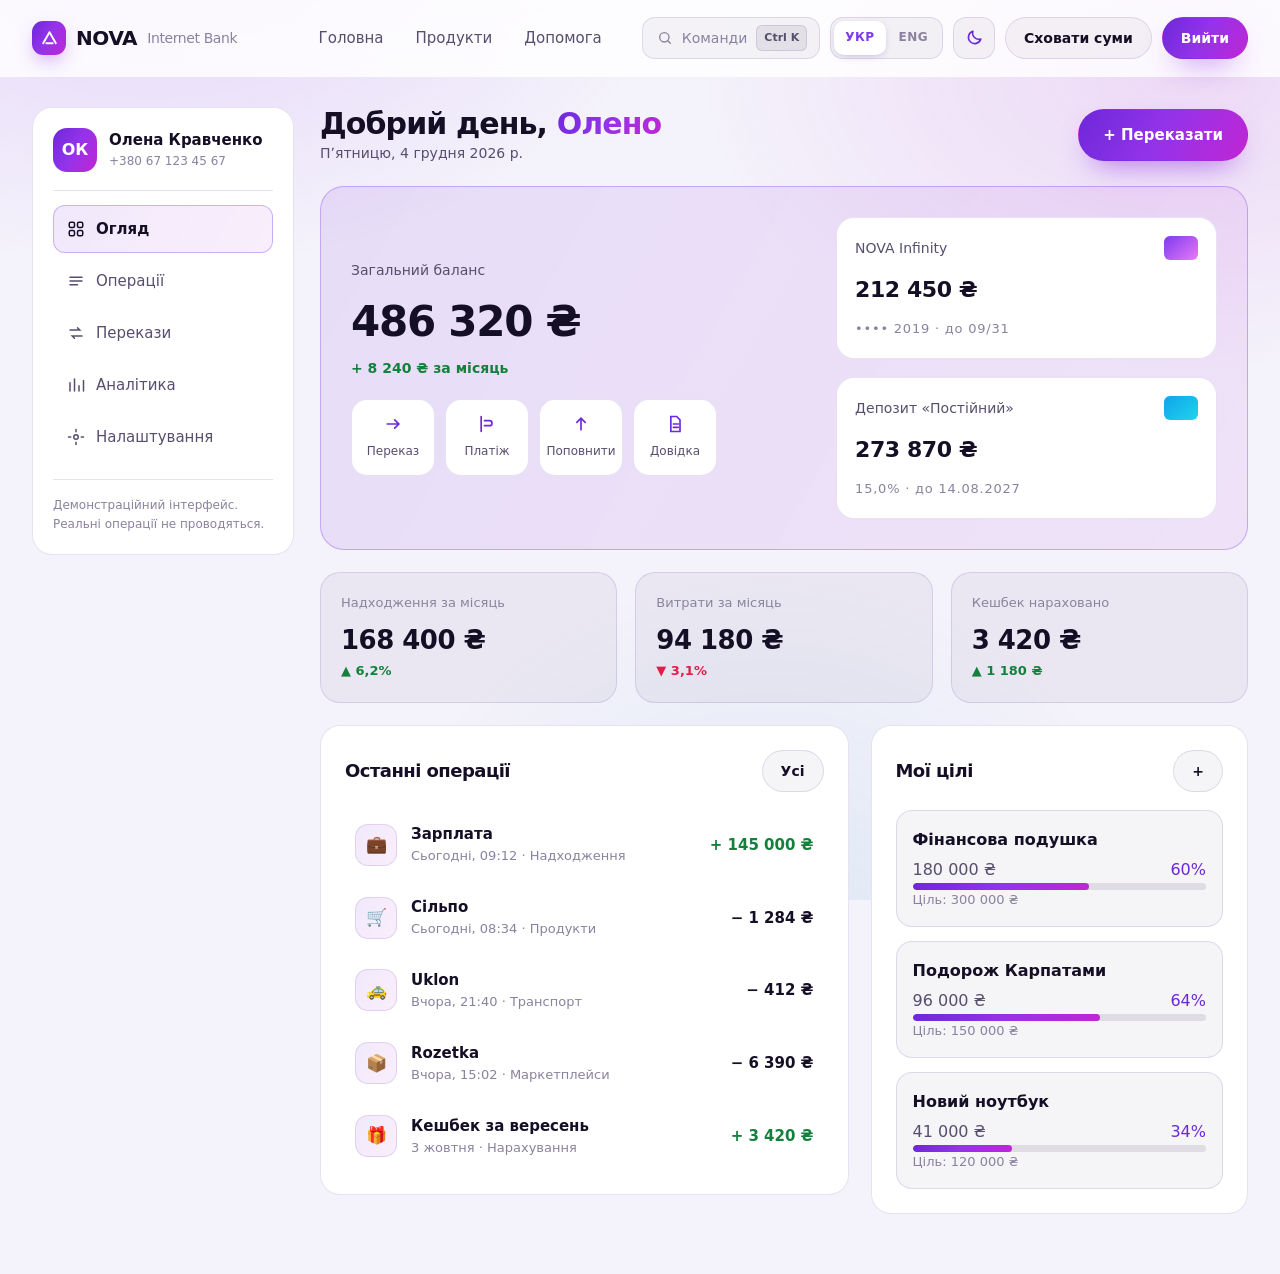
<file: Nova Bank/dashboard.html>
<!DOCTYPE html>
<html lang="uk">
<head>
<meta charset="UTF-8">
<meta name="viewport" content="width=device-width, initial-scale=1">
<title>NOVA Internet Bank — кабінет</title>
<meta name="robots" content="noindex">
<link rel="icon" href="data:image/svg+xml,<svg xmlns='http://www.w3.org/2000/svg' viewBox='0 0 100 100'><rect width='100' height='100' rx='26' fill='%238b5cf6'/></svg>">
<script>document.documentElement.dataset.theme=localStorage.getItem("nova-theme")||"light";document.documentElement.dataset.lang=localStorage.getItem("nova-lang")||"uk";</script>
<link rel="stylesheet" href="assets/css/style.css">
</head>
<body>

<header class="header">
  <div class="container header__inner" style="max-width:1400px">
    <a class="logo" href="index.html">
      <span class="logo__mark"><svg viewBox="0 0 24 24" fill="none" stroke="#fff" stroke-width="2.4" stroke-linecap="round" stroke-linejoin="round"><path d="M4 18 12 4l8 14"/><path d="M8 18h8"/></svg></span>
      NOVA <span style="font-weight:500;color:var(--muted-2);font-size:14px">Internet Bank</span>
    </a>
    <nav class="nav">
      <a href="index.html">Головна</a>
      <a href="products.html">Продукти</a>
      <a href="help.html">Допомога</a>
    </nav>
    <div class="header__actions">
      <button class="kbd-hint" data-open-palette aria-label="Пошук за командами">
        <svg viewBox="0 0 24 24" fill="none" stroke-width="2" stroke-linecap="round"><circle cx="11" cy="11" r="7"/><path d="m20 20-4.3-4.3"/></svg>
        Команди<kbd>Ctrl K</kbd>
      </button>
      <div class="lang-switch" role="group" aria-label="Вибір мови">
        <button data-lang="uk" aria-pressed="true">УКР</button><button data-lang="en" aria-pressed="false">ENG</button>
      </div>
      <button class="theme-toggle" aria-label="Переключити тему">
        <svg class="icon-moon" viewBox="0 0 24 24" fill="none" stroke-width="2" stroke-linecap="round" stroke-linejoin="round"><path d="M20 14A8 8 0 0 1 10 4a8 8 0 1 0 10 10Z"/></svg>
        <svg class="icon-sun" viewBox="0 0 24 24" fill="none" stroke-width="2" stroke-linecap="round"><circle cx="12" cy="12" r="4"/><path d="M12 2v2m0 16v2M2 12h2m16 0h2M5 5l1.4 1.4M17.6 17.6 19 19M19 5l-1.4 1.4M6.4 17.6 5 19"/></svg>
      </button>
      <button class="btn btn--ghost btn--sm" id="hide-amounts">Сховати суми</button>
      <a class="btn btn--primary btn--sm" href="login.html" id="exit">Вийти</a>
      <button class="burger" aria-label="Меню" aria-expanded="false"><span></span><span></span><span></span></button>
    </div>
  </div>
</header>

<main>
  <div class="container" style="max-width:1400px">
    <div class="dash">

      <aside class="side">
        <div class="side__user">
          <span class="avatar" id="avatar">ОК</span>
          <div>
            <div class="side__name" id="user-name">Олена Кравченко</div>
            <div class="side__role" id="user-phone">+380 67 123 45 67</div>
          </div>
        </div>
        <nav id="view-nav">
          <button class="is-active" data-view="overview"><svg viewBox="0 0 24 24" fill="none" stroke-width="2" stroke-linecap="round"><rect x="3" y="3" width="7" height="7" rx="2"/><rect x="14" y="3" width="7" height="7" rx="2"/><rect x="3" y="14" width="7" height="7" rx="2"/><rect x="14" y="14" width="7" height="7" rx="2"/></svg>Огляд</button>
          <button data-view="operations"><svg viewBox="0 0 24 24" fill="none" stroke-width="2" stroke-linecap="round"><path d="M4 7h16M4 12h16M4 17h10"/></svg>Операції</button>
          <button data-view="transfer"><svg viewBox="0 0 24 24" fill="none" stroke-width="2" stroke-linecap="round"><path d="M4 8h13l-3-3m6 11H7l3 3"/></svg>Перекази</button>
          <button data-view="analytics"><svg viewBox="0 0 24 24" fill="none" stroke-width="2" stroke-linecap="round"><path d="M4 20V9m6 11V4m6 16v-7m6 7V6"/></svg>Аналітика</button>
          <button data-view="settings"><svg viewBox="0 0 24 24" fill="none" stroke-width="2" stroke-linecap="round"><circle cx="12" cy="12" r="3"/><path d="M12 2v3m0 14v3M2 12h3m14 0h3"/></svg>Налаштування</button>
        </nav>
        <div style="margin-top:18px;padding-top:16px;border-top:1px solid var(--border);font-size:12px;color:var(--muted-2)">
          Демонстраційний інтерфейс.<br>Реальні операції не проводяться.
        </div>
      </aside>

      <div class="dash__main">

        <!-- ОГЛЯД -->
        <section class="view" data-view="overview">
          <div class="dash__head">
            <div><h1>Добрий день, <span id="hello-name" class="grad-text">Олено</span></h1><p style="margin:0;font-size:14px" id="today"></p></div>
            <button class="btn btn--primary" data-open="transfer">+ Переказати</button>
          </div>

          <div class="balance" style="margin-top:22px">
            <div>
              <div class="balance__label">Загальний баланс</div>
              <div class="balance__sum" data-amount="486320">486 320 ₴</div>
              <div style="color:var(--lime);font-size:14px;font-weight:600">+ 8 240 ₴ за місяць</div>
              <div class="quick">
                <button class="qbtn" data-open="transfer"><svg viewBox="0 0 24 24" fill="none" stroke-width="2" stroke-linecap="round"><path d="M5 12h14m-5-5 5 5-5 5"/></svg>Переказ</button>
                <button class="qbtn" data-pay="Комунальні послуги"><svg viewBox="0 0 24 24" fill="none" stroke-width="2" stroke-linecap="round"><path d="M5 3v18"/><path d="M9 8h6a3 3 0 0 1 0 6H9m0 0h7"/></svg>Платіж</button>
                <button class="qbtn" data-action="Поповнення рахунку"><svg viewBox="0 0 24 24" fill="none" stroke-width="2" stroke-linecap="round"><path d="M12 19V5m-5 5 5-5 5 5"/></svg>Поповнити</button>
                <button class="qbtn" data-action="Довідка за рахунком"><svg viewBox="0 0 24 24" fill="none" stroke-width="2" stroke-linecap="round"><path d="M7 3h7l4 4v14H7Z"/><path d="M10 12h6m-6 4h6"/></svg>Довідка</button>
              </div>
            </div>
            <div>
              <div class="cardrow" style="grid-template-columns:1fr">
                <div class="minicard">
                  <div class="minicard__name"><span>NOVA Infinity</span><span class="pill" style="background:linear-gradient(140deg,#7c3aed,#e879f9)"></span></div>
                  <div class="minicard__sum" data-amount="212450">212 450 ₴</div>
                  <div class="minicard__num">•••• 2019 · до 09/31</div>
                </div>
                <div class="minicard">
                  <div class="minicard__name"><span>Депозит «Постійний»</span><span class="pill" style="background:linear-gradient(140deg,#0ea5e9,#22d3ee)"></span></div>
                  <div class="minicard__sum" data-amount="273870">273 870 ₴</div>
                  <div class="minicard__num">15,0% · до 14.08.2027</div>
                </div>
              </div>
            </div>
          </div>

          <div class="kpis" style="margin-top:22px">
            <div class="kpi"><div class="kpi__label">Надходження за місяць</div><div class="kpi__value" data-amount="168400" data-prefix="">168 400 ₴</div><div class="kpi__delta kpi__delta--up">▲ 6,2%</div></div>
            <div class="kpi"><div class="kpi__label">Витрати за місяць</div><div class="kpi__value" data-amount="94180">94 180 ₴</div><div class="kpi__delta kpi__delta--down">▼ 3,1%</div></div>
            <div class="kpi"><div class="kpi__label">Кешбек нараховано</div><div class="kpi__value" data-amount="3420">3 420 ₴</div><div class="kpi__delta kpi__delta--up">▲ 1 180 ₴</div></div>
          </div>

          <div class="two-col" style="margin-top:22px">
            <div class="panelbox">
              <div class="panelbox__head"><h3>Останні операції</h3><button class="btn btn--ghost btn--sm" data-goto="operations">Усі</button></div>
              <div class="tx" id="tx-recent"></div>
            </div>
            <div class="panelbox">
              <div class="panelbox__head"><h3>Мої цілі</h3><button class="btn btn--ghost btn--sm" data-action="Створити ціль">+</button></div>
              <div class="targets" id="targets"></div>
            </div>
          </div>
        </section>

        <!-- ОПЕРАЦІЇ -->
        <section class="view" data-view="operations" hidden>
          <div class="dash__head">
            <h1>Операції</h1>
            <div style="display:flex;gap:10px;flex-wrap:wrap">
              <input class="input" id="tx-search" placeholder="Пошук за назвою" style="width:230px">
              <select class="input" id="tx-filter" style="width:170px"><option value="all">Усі</option><option value="in">Надходження</option><option value="out">Витрати</option></select>
            </div>
          </div>
          <div class="panelbox" style="margin-top:20px">
            <div class="tx" id="tx-full"></div>
            <p id="tx-empty" hidden style="text-align:center;padding:24px 0">За вашим запитом операцій немає.</p>
          </div>
        </section>

        <!-- ПЕРЕКАЗИ -->
        <section class="view" data-view="transfer" hidden>
          <div class="dash__head"><h1>Переказати кошти</h1></div>
          <div class="two-col two-col--even" style="margin-top:20px">
            <form class="panelbox" id="transfer-form">
              <h3 style="margin-bottom:18px">За номером телефону (НМКС)</h3>
              <div class="field"><label for="tr-phone">Отримувач</label><input class="input" id="tr-phone" required placeholder="+380 67 000 00 00" inputmode="tel"></div>
              <div class="field"><label for="tr-account">Списати з рахунку</label>
                <select class="input" id="tr-account">
                  <option data-balance="212450" data-label="NOVA Infinity · •••• 2019">NOVA Infinity · •••• 2019 (212 450 ₴)</option>
                  <option data-balance="15000" data-label="Накопичувальний рахунок">Накопичувальний рахунок (15 000 ₴)</option>
                </select></div>
              <div class="field"><label for="tr-sum">Сума, ₴</label><input class="input" id="tr-sum" type="number" min="10" step="10" required placeholder="10 000"><div class="hint" id="tr-hint"></div></div>
              <div class="field"><label for="tr-note">Коментар</label><input class="input" id="tr-note" placeholder="Наприклад: за вечерею"></div>
              <button class="btn btn--primary btn--block" type="submit">Переказати без комісії</button>
            </form>
            <div class="panelbox">
              <h3 style="margin-bottom:18px">Часті отримувачі</h3>
              <div class="tx" id="payers"></div>
              <div style="margin-top:20px;padding-top:18px;border-top:1px solid var(--border);display:grid;gap:12px;font-size:14px">
                <div style="display:flex;justify-content:space-between"><span style="color:var(--muted)">Комісія НМКС</span><strong>0 ₴</strong></div>
                <div style="display:flex;justify-content:space-between"><span style="color:var(--muted)">Ліміт на місяць</span><strong>300 000 ₴</strong></div>
                <div style="display:flex;justify-content:space-between"><span style="color:var(--muted)">Залишилось</span><strong>284 600 ₴</strong></div>
              </div>
            </div>
          </div>
        </section>

        <!-- АНАЛІТИКА -->
        <section class="view" data-view="analytics" hidden>
          <div class="dash__head"><h1>Аналітика</h1><select class="input" id="period" style="width:180px"><option>Жовтень 2026</option><option>Вересень 2026</option><option>Серпень 2026</option></select></div>
          <div class="two-col" style="margin-top:20px">
            <div class="panelbox">
              <div class="panelbox__head"><h3>Дохід і витрати</h3><span style="font-size:13px;color:var(--muted-2);display:flex;gap:16px"><span><i style="display:inline-block;width:9px;height:9px;border-radius:3px;background:var(--violet);margin-right:6px"></i>дохід</span><span><i style="display:inline-block;width:9px;height:9px;border-radius:3px;background:var(--cyan);margin-right:6px"></i>витрати</span></span></div>
              <svg class="chart" id="chart" viewBox="0 0 620 210" preserveAspectRatio="none" role="img" aria-label="Діаграма доходу та витрат за місяцями">
                <defs><linearGradient id="barGrad" x1="0" y1="0" x2="0" y2="1"><stop offset="0" stop-color="#a855f7"/><stop offset="1" stop-color="#e879f9"/></linearGradient><linearGradient id="barGrad2" x1="0" y1="0" x2="0" y2="1"><stop offset="0" stop-color="#22d3ee" stop-opacity=".8"/><stop offset="1" stop-color="#0ea5e9" stop-opacity=".5"/></linearGradient></defs>
              </svg>
              <div class="kpis" style="grid-template-columns:repeat(3,1fr);gap:14px;margin-top:18px">
                <div class="kpi"><div class="kpi__label">Середній чек</div><div class="kpi__value" style="font-size:20px">1 240 ₴</div></div>
                <div class="kpi"><div class="kpi__label">Операцій</div><div class="kpi__value" style="font-size:20px">137</div></div>
                <div class="kpi"><div class="kpi__label">Заощаджено</div><div class="kpi__value" style="font-size:20px">41 200 ₴</div></div>
              </div>
            </div>
            <div class="panelbox">
              <div class="panelbox__head"><h3>Структура витрат</h3></div>
              <div class="splits" id="splits"></div>
            </div>
          </div>
        </section>

        <!-- НАЛАШТУВАННЯ -->
        <section class="view" data-view="settings" hidden>
          <div class="dash__head"><h1>Налаштування</h1></div>
          <div class="two-col two-col--even" style="margin-top:20px">
            <div class="panelbox">
              <h3 style="margin-bottom:16px">Безпека</h3>
              <div id="switches" style="display:grid;gap:6px"></div>
            </div>
            <div class="panelbox">
              <h3 style="margin-bottom:16px">Ліміти</h3>
              <div class="field"><label for="l-day">Зняття готівки на день, <span id="l-day-out">100 000 ₴</span></label><input class="input" id="l-day" type="range" min="0" max="300000" step="10000" value="100000" style="padding:6px"></div>
              <div class="field"><label for="l-transfer">Перекази на місяць, <span id="l-transfer-out">300 000 ₴</span></label><input class="input" id="l-transfer" type="range" min="50000" max="1000000" step="50000" value="300000" style="padding:6px"></div>
              <div class="field"><label for="l-online">Онлайн-покупки, <span id="l-online-out">150 000 ₴</span></label><input class="input" id="l-online" type="range" min="0" max="500000" step="10000" value="150000" style="padding:6px"></div>
              <p style="font-size:13px;color:var(--muted-2);margin:0">Зміни застосовуються миттєво й діють на всіх картках.</p>
            </div>
          </div>
        </section>

      </div>
    </div>
  </div>
</main>

<div class="modal" id="modal">
  <div class="modal__box">
    <h3 id="modal-title" style="margin-bottom:16px">Переказ</h3>
    <div id="modal-body"></div>
    <div style="display:flex;gap:10px;margin-top:20px">
      <button class="btn btn--ghost btn--block" data-close>Скасувати</button>
      <button class="btn btn--primary btn--block" id="modal-ok">Підтвердити</button>
    </div>
  </div>
</div>

<script src="assets/js/i18n-en.js"></script>
<script src="assets/js/i18n.js"></script>
<script src="assets/js/main.js"></script>
<script src="assets/js/dashboard.js"></script>
</body>
</html>
</file>
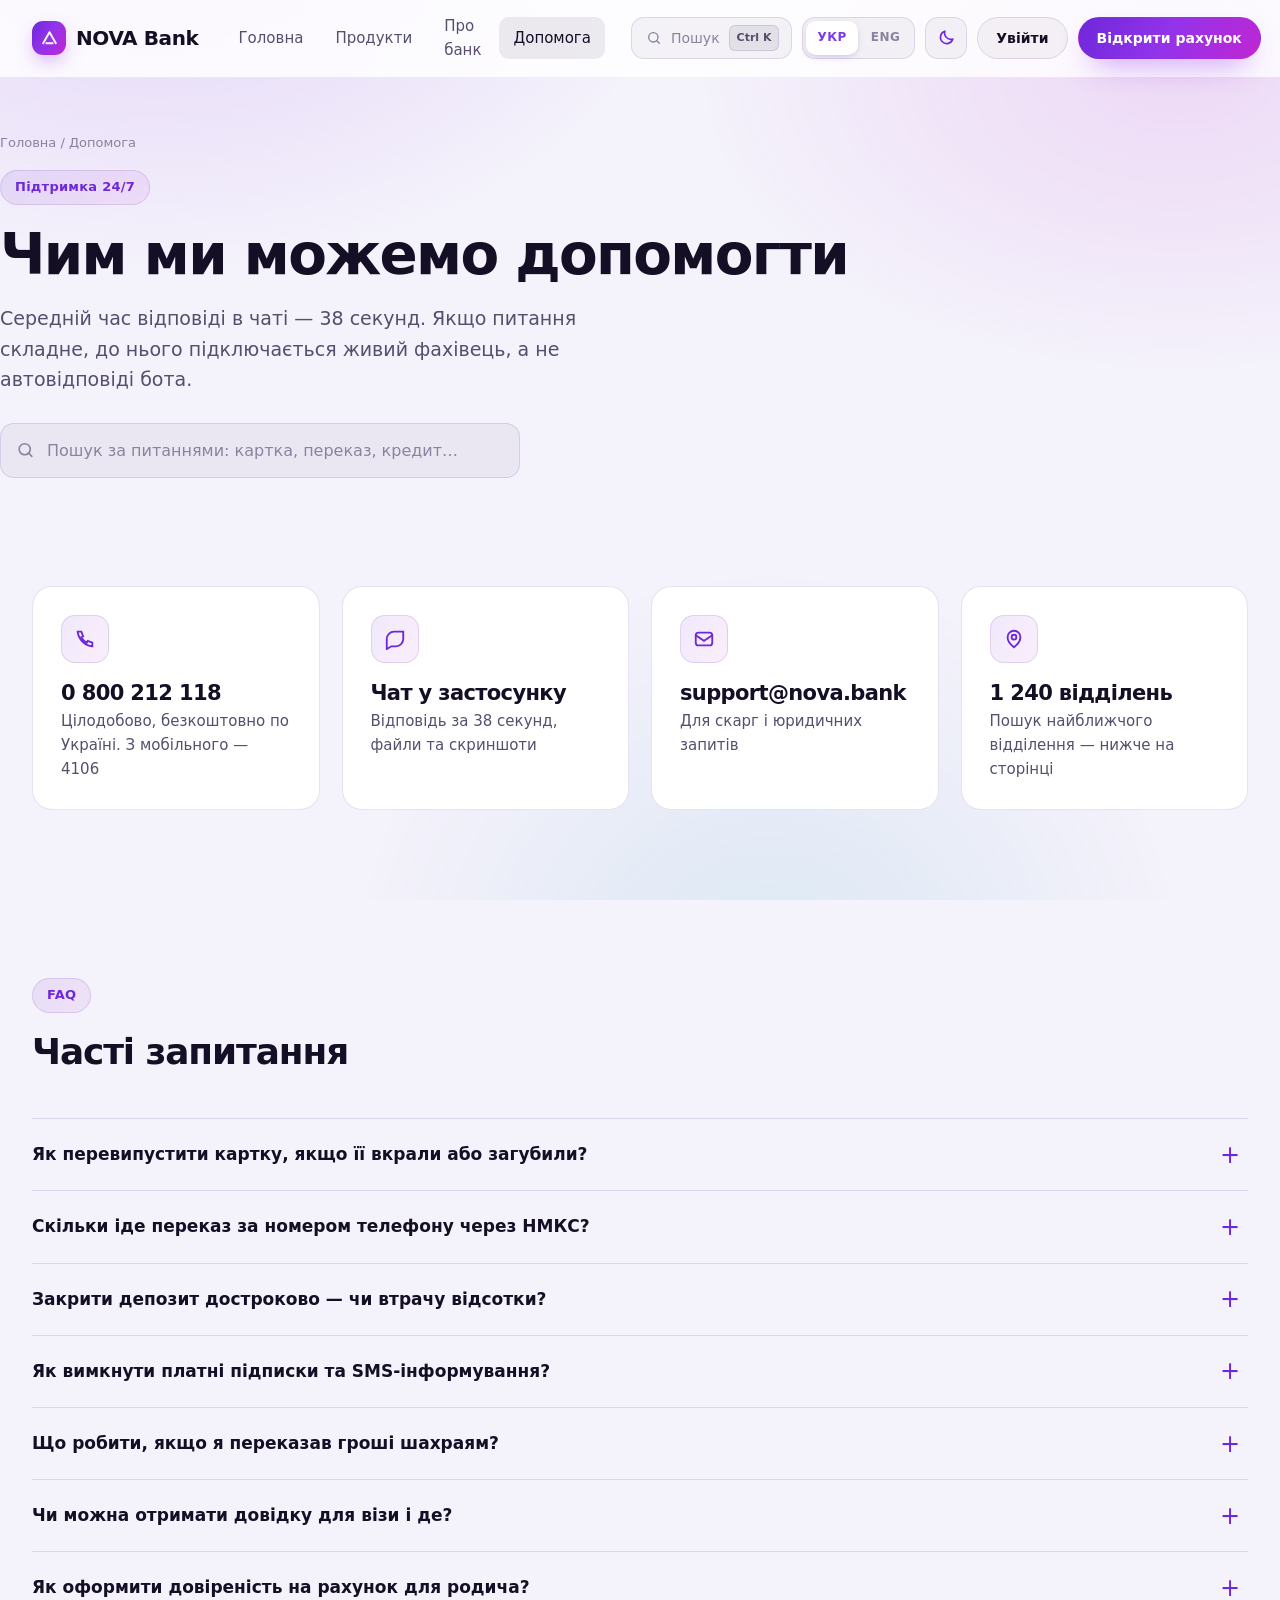
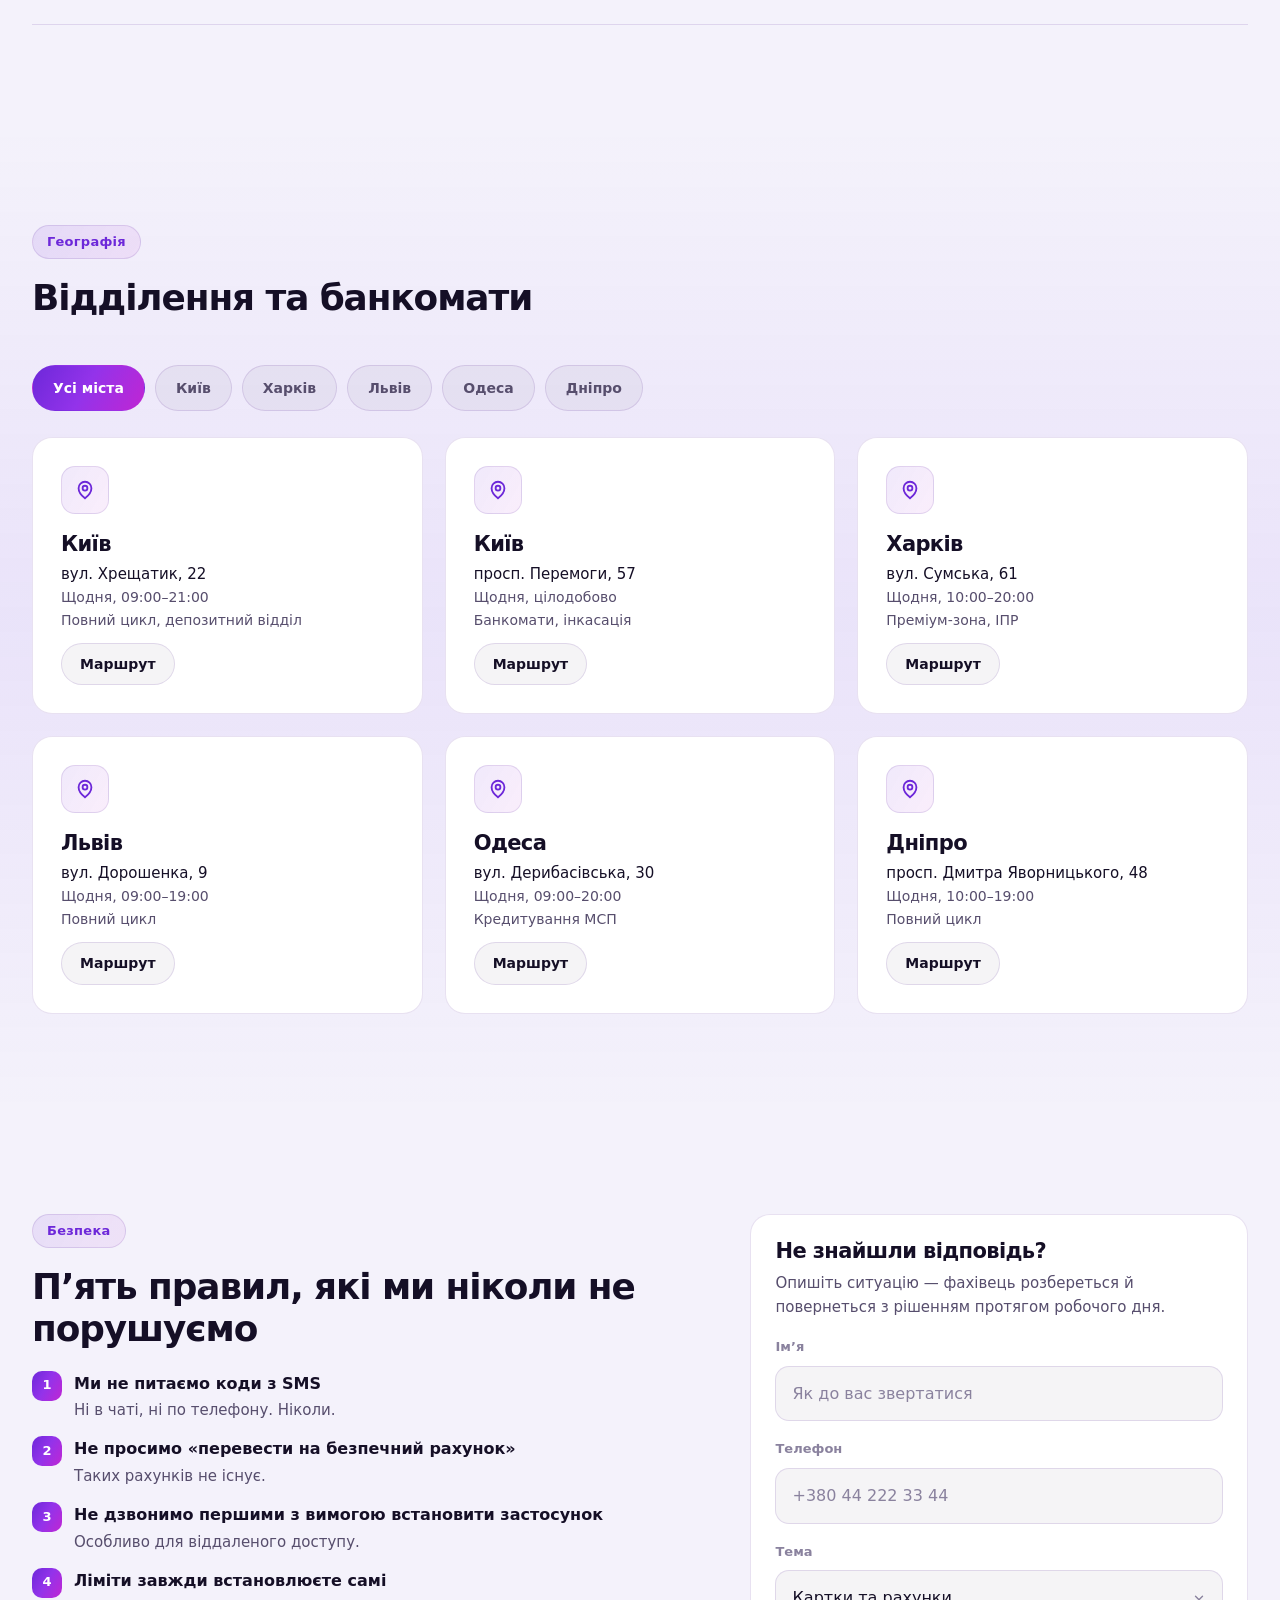
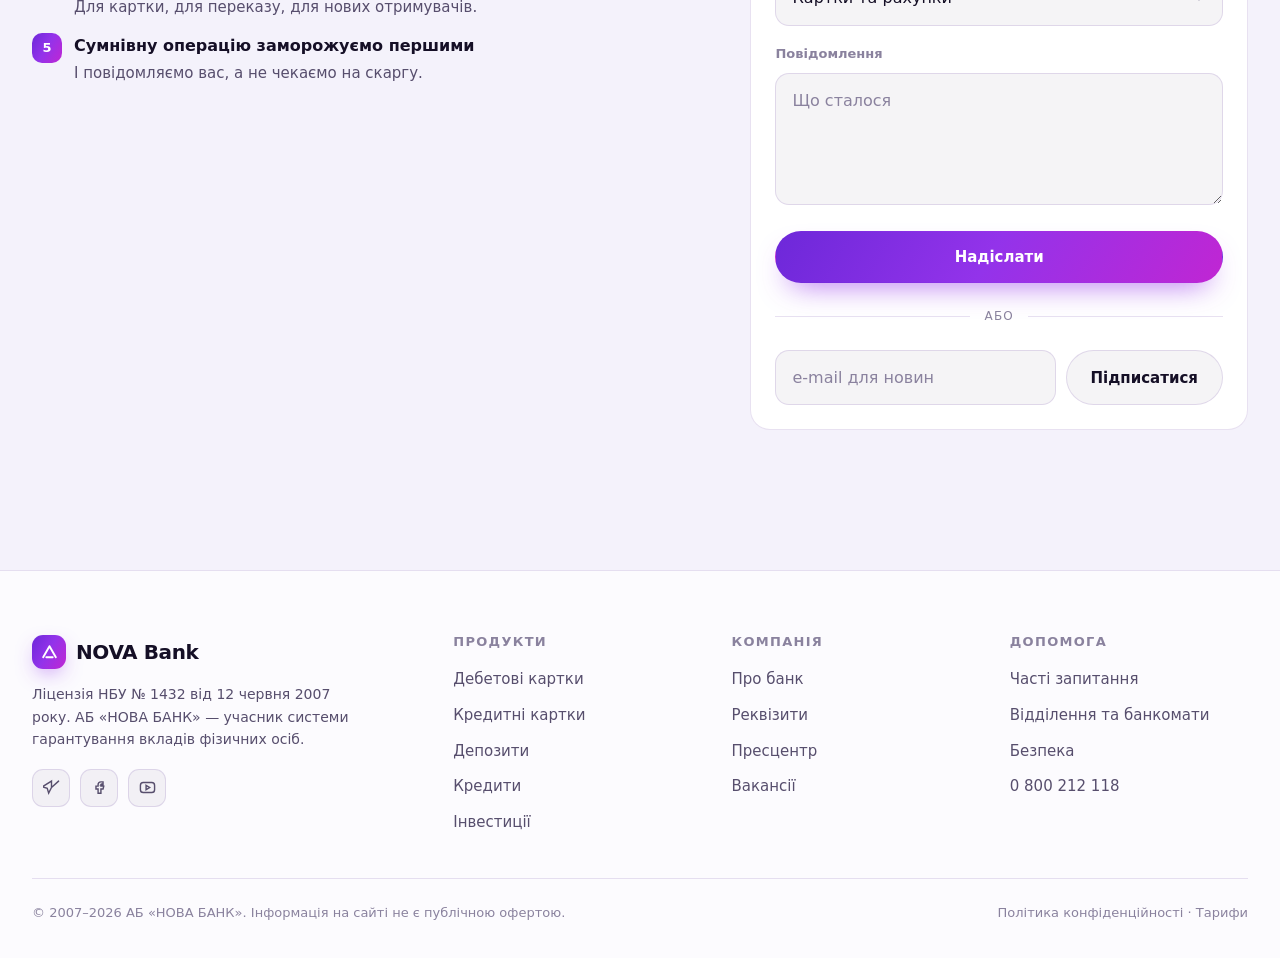
<file: Nova Bank/help.html>
<!DOCTYPE html>
<html lang="uk">
<head>
<meta charset="UTF-8">
<meta name="viewport" content="width=device-width, initial-scale=1">
<title>Допомога — NOVA Bank</title>
<meta name="description" content="Підтримка 24/7: часті запитання, відділення та банкомати, правила безпеки й форма звернення.">
<link rel="icon" href="data:image/svg+xml,<svg xmlns='http://www.w3.org/2000/svg' viewBox='0 0 100 100'><rect width='100' height='100' rx='26' fill='%238b5cf6'/></svg>">
<script>document.documentElement.dataset.theme=localStorage.getItem("nova-theme")||"light";document.documentElement.dataset.lang=localStorage.getItem("nova-lang")||"uk";</script>
<link rel="stylesheet" href="assets/css/style.css">
</head>
<body>

<header class="header">
  <div class="container header__inner">
    <a class="logo" href="index.html">
      <span class="logo__mark"><svg viewBox="0 0 24 24" fill="none" stroke="#fff" stroke-width="2.4" stroke-linecap="round" stroke-linejoin="round"><path d="M4 18 12 4l8 14"/><path d="M8 18h8"/></svg></span>
      NOVA Bank
    </a>
    <nav class="nav">
      <a href="index.html">Головна</a>
      <div class="has-mega">
        <a href="products.html">Продукти</a>
        <div class="mega">
          <a href="products.html" data-tab="cards"><span class="mega__ico"><svg viewBox="0 0 24 24" fill="none" stroke-width="2" stroke-linecap="round"><rect x="2" y="5" width="20" height="14" rx="3"/><path d="M2 10h20"/></svg></span><span><strong>Класична дебетова</strong><span>0 ₴ обслуговування, 5% кешбек</span></span></a>
          <a href="products.html" data-tab="cards"><span class="mega__ico"><svg viewBox="0 0 24 24" fill="none" stroke-width="2" stroke-linecap="round"><rect x="2" y="5" width="20" height="14" rx="3"/><path d="M6 15h6"/></svg></span><span><strong>Infinity та Travel</strong><span>до 30% кешбек, 120 днів без %</span></span></a>
          <a href="products.html" data-tab="deposit"><span class="mega__ico"><svg viewBox="0 0 24 24" fill="none" stroke-width="2" stroke-linecap="round"><path d="M12 2v20M17 5H9.5a3.5 3.5 0 0 0 0 7h5a3.5 3.5 0 0 1 0 7H6"/></svg></span><span><strong>Депозити</strong><span>до 16,5% річних</span></span></a>
          <a href="products.html" data-tab="credit"><span class="mega__ico"><svg viewBox="0 0 24 24" fill="none" stroke-width="2" stroke-linecap="round"><path d="M4 20V9l8-5 8 5v11"/><path d="M9 20v-6h6v6"/></svg></span><span><strong>Кредити</strong><span>від 9,9%, рішення за 2 хвилини</span></span></a>
          <a href="products.html" data-tab="credit"><span class="mega__ico"><svg viewBox="0 0 24 24" fill="none" stroke-width="2" stroke-linecap="round"><rect x="3" y="11" width="18" height="8" rx="2"/><path d="M7 11 9 5h6l2 6"/></svg></span><span><strong>Авто та іпотека</strong><span>перший внесок від 10%</span></span></a>
          <a href="products.html" data-tab="invest"><span class="mega__ico"><svg viewBox="0 0 24 24" fill="none" stroke-width="2" stroke-linecap="round"><path d="M3 17l6-6 4 4 7-8"/><path d="M14 7h6v6"/></svg></span><span><strong>Інвестиції</strong><span>ОВДП та ІПР, 12 000 інструментів</span></span></a>
        </div>
      </div>
      <a href="about.html">Про банк</a>
      <a href="help.html">Допомога</a>
    </nav>
    <div class="header__actions">
      <button class="kbd-hint" data-open-palette aria-label="Пошук по сайту">
        <svg viewBox="0 0 24 24" fill="none" stroke-width="2" stroke-linecap="round"><circle cx="11" cy="11" r="7"/><path d="m20 20-4.3-4.3"/></svg>
        Пошук<kbd>Ctrl K</kbd>
      </button>
      <div class="lang-switch" role="group" aria-label="Вибір мови">
        <button data-lang="uk" aria-pressed="true">УКР</button><button data-lang="en" aria-pressed="false">ENG</button>
      </div>
      <button class="theme-toggle" aria-label="Переключити тему">
        <svg class="icon-moon" viewBox="0 0 24 24" fill="none" stroke-width="2" stroke-linecap="round" stroke-linejoin="round"><path d="M20 14A8 8 0 0 1 10 4a8 8 0 1 0 10 10Z"/></svg>
        <svg class="icon-sun" viewBox="0 0 24 24" fill="none" stroke-width="2" stroke-linecap="round"><circle cx="12" cy="12" r="4"/><path d="M12 2v2m0 16v2M2 12h2m16 0h2M5 5l1.4 1.4M17.6 17.6 19 19M19 5l-1.4 1.4M6.4 17.6 5 19"/></svg>
      </button>
      <a class="btn btn--ghost btn--sm" href="login.html">Увійти</a>
      <a class="btn btn--primary btn--sm" href="login.html">Відкрити рахунок</a>
      <button class="burger" aria-label="Меню" aria-expanded="false"><span></span><span></span><span></span></button>
    </div>
  </div>
</header>

<main>
  <div class="container pagehead">
    <div class="crumbs"><a href="index.html">Головна</a> / Допомога</div>
    <span class="eyebrow">Підтримка 24/7</span>
    <h1>Чим ми можемо допомогти</h1>
    <p class="lead" style="max-width:620px">Середній час відповіді в чаті — 38 секунд. Якщо питання складне, до нього підключається живий фахівець, а не автовідповіді бота.</p>
    <div style="position:relative;max-width:520px;margin-top:28px">
      <input class="input" id="faq-search" type="search" placeholder="Пошук за питаннями: картка, переказ, кредит…" aria-label="Пошук за питаннями" style="padding-left:46px">
      <svg viewBox="0 0 24 24" width="19" height="19" fill="none" stroke="var(--muted-2)" stroke-width="2" stroke-linecap="round" style="position:absolute;left:16px;top:50%;transform:translateY(-50%)"><circle cx="11" cy="11" r="7"/><path d="m20 20-4.3-4.3"/></svg>
    </div>
  </div>

  <section class="section--tight">
    <div class="container">
      <div class="grid grid--4">
        <a class="tile reveal" href="tel:0800212118" style="display:block"><div class="tile__icon"><svg viewBox="0 0 24 24" fill="none" stroke-width="2" stroke-linecap="round"><path d="M4 4h4l2 5-2 1a12 12 0 0 0 6 6l1-2 5 2v4a18 18 0 0 1-16-16Z"/></svg></div><h3 style="margin-bottom:4px">0 800 212 118</h3><p>Цілодобово, безкоштовно по Україні. З мобільного — 4106</p></a>
        <div class="tile reveal"><div class="tile__icon"><svg viewBox="0 0 24 24" fill="none" stroke-width="2" stroke-linecap="round"><path d="M21 12a8 8 0 0 1-8 8H8l-5 3V12a8 8 0 0 1 8-8h2 8Z"/></svg></div><h3 style="margin-bottom:4px">Чат у застосунку</h3><p>Відповідь за 38 секунд, файли та скриншоти</p></div>
        <div class="tile reveal"><div class="tile__icon"><svg viewBox="0 0 24 24" fill="none" stroke-width="2" stroke-linecap="round"><rect x="3" y="5" width="18" height="14" rx="3"/><path d="m3 8 9 6 9-6"/></svg></div><h3 style="margin-bottom:4px">support@nova.bank</h3><p>Для скарг і юридичних запитів</p></div>
        <div class="tile reveal"><div class="tile__icon"><svg viewBox="0 0 24 24" fill="none" stroke-width="2" stroke-linecap="round"><path d="M12 21s7-5.4 7-11a7 7 0 1 0-14 0c0 5.6 7 11 7 11Z"/><circle cx="12" cy="10" r="2.6"/></svg></div><h3 style="margin-bottom:4px">1 240 відділень</h3><p>Пошук найближчого відділення — нижче на сторінці</p></div>
      </div>
    </div>
  </section>

  <section class="section">
    <div class="container">
      <div class="section__head"><span class="eyebrow">FAQ</span><h2>Часті запитання</h2></div>
      <div class="faq" id="faq-list">
        <div class="faq__item"><button class="faq__q" aria-expanded="false">Як перевипустити картку, якщо її вкрали або загубили?</button><div class="faq__a"><p>У застосунку: «Картка» → «Блокування та перевипуск». Блокування миттєве, нова картка приїжджає з кур’єром за 1–3 дні. Для Infinity перевипуск безкоштовний, у тому числі якщо пластик зіпсовано.</p></div></div>
        <div class="faq__item"><button class="faq__q" aria-expanded="false">Скільки іде переказ за номером телефону через НМКС?</button><div class="faq__a"><p>До 15 секунд, комісія 0 ₴ до 100 000 ₴ на місяць. Якщо отримувач не під’єднаний до НМКС, переказ іде звичайним міжбанківським платіжем і зараховується протягом операційного дня.</p></div></div>
        <div class="faq__item"><button class="faq__q" aria-expanded="false">Закрити депозит достроково — чи втрачу відсотки?</button><div class="faq__a"><p>За депозитом «Постійний» відсотки перераховуються за ставкою до вимоги. За «Гнучким» і «Скарбничкою» частина відсотків зберігається: виплата йде за фактично розміщений строк за зниженою ставкою.</p></div></div>
        <div class="faq__item"><button class="faq__q" aria-expanded="false">Як вимкнути платні підписки та SMS-інформування?</button><div class="faq__a"><p>Розділ «Профіль» → «Послуги». Вимкнення діє з наступного розрахункового періоду, невикористана частина вартості повертається на рахунок автоматично.</p></div></div>
        <div class="faq__item"><button class="faq__q" aria-expanded="false">Що робити, якщо я переказав гроші шахраям?</button><div class="faq__a"><p>Негайно телефонуйте 0 800 212 118 або пишіть у чат — назвіть номер операції. Ми зупинимо зарахування, якщо кошти ще не видано, і зареєструємо заяву щодо сумнівної операції. Строк розгляду — до 48 годин.</p></div></div>
        <div class="faq__item"><button class="faq__q" aria-expanded="false">Чи можна отримати довідку для візи і де?</button><div class="faq__a"><p>Так. «Документи» → «Довідка за рахунком». Електронний варіант із печаткою надходить на e-mail за хвилину, паперовий — у відділенні в день звернення. Послуга безкоштовна.</p></div></div>
        <div class="faq__item"><button class="faq__q" aria-expanded="false">Як оформити довіреність на рахунок для родича?</button><div class="faq__a"><p>Через нотаріуса або у відділенні банку, за умови особистої явки обох сторін. Потрібні паспорт громадянина України, РНОКПП і реквізити рахунку; доступ відкривається після перевірки — від 10 хвилин до одного робочого дня.</p></div></div>
        <div class="faq__item" data-empty><button class="faq__q" aria-expanded="false">Нічого не знайдено — спробуйте інший запит</button><div class="faq__a"><p>Напишіть нам у чат — відповімо за 38 секунд.</p></div></div>
      </div>
    </div>
  </section>

  <section class="section" style="background:linear-gradient(180deg,transparent,rgba(124,58,237,.08),transparent)">
    <div class="container">
      <div class="section__head"><span class="eyebrow">Географія</span><h2>Відділення та банкомати</h2></div>
      <div style="display:flex;gap:10px;flex-wrap:wrap;margin-bottom:26px" id="city-filter">
        <button class="tab is-active" data-city="all">Усі міста</button>
        <button class="tab" data-city="Київ">Київ</button>
        <button class="tab" data-city="Харків">Харків</button>
        <button class="tab" data-city="Львів">Львів</button>
        <button class="tab" data-city="Одеса">Одеса</button>
        <button class="tab" data-city="Дніпро">Дніпро</button>
      </div>
      <div class="grid grid--3" id="office-list"></div>
    </div>
  </section>

  <section class="section">
    <div class="container">
      <div class="two-col" style="align-items:start">
        <div>
          <span class="eyebrow">Безпека</span>
          <h2>П’ять правил, які ми ніколи не порушуємо</h2>
          <ul style="list-style:none;padding:0;margin:22px 0 0;display:grid;gap:14px">
            <li style="display:flex;gap:12px"><span class="step__n" style="width:30px;height:30px;border-radius:10px;font-size:13px;flex:none;margin:0">1</span><div><strong style="font-size:16px">Ми не питаємо коди з SMS</strong><p style="margin:2px 0 0;font-size:15px">Ні в чаті, ні по телефону. Ніколи.</p></div></li>
            <li style="display:flex;gap:12px"><span class="step__n" style="width:30px;height:30px;border-radius:10px;font-size:13px;flex:none;margin:0">2</span><div><strong style="font-size:16px">Не просимо «перевести на безпечний рахунок»</strong><p style="margin:2px 0 0;font-size:15px">Таких рахунків не існує.</p></div></li>
            <li style="display:flex;gap:12px"><span class="step__n" style="width:30px;height:30px;border-radius:10px;font-size:13px;flex:none;margin:0">3</span><div><strong style="font-size:16px">Не дзвонимо першими з вимогою встановити застосунок</strong><p style="margin:2px 0 0;font-size:15px">Особливо для віддаленого доступу.</p></div></li>
            <li style="display:flex;gap:12px"><span class="step__n" style="width:30px;height:30px;border-radius:10px;font-size:13px;flex:none;margin:0">4</span><div><strong style="font-size:16px">Ліміти завжди встановлюєте самі</strong><p style="margin:2px 0 0;font-size:15px">Для картки, для переказу, для нових отримувачів.</p></div></li>
            <li style="display:flex;gap:12px"><span class="step__n" style="width:30px;height:30px;border-radius:10px;font-size:13px;flex:none;margin:0">5</span><div><strong style="font-size:16px">Сумнівну операцію заморожуємо першими</strong><p style="margin:2px 0 0;font-size:15px">І повідомляємо вас, а не чекаємо на скаргу.</p></div></li>
          </ul>
        </div>
        <div class="panelbox">
          <h3 style="margin-bottom:8px">Не знайшли відповідь?</h3>
          <p style="font-size:15px">Опишіть ситуацію — фахівець розбереться й повернеться з рішенням протягом робочого дня.</p>
          <form id="ticket" style="margin-top:18px">
            <div class="field"><label for="t-name">Ім’я</label><input class="input" id="t-name" required placeholder="Як до вас звертатися"></div>
            <div class="field"><label for="t-phone">Телефон</label><input class="input" id="t-phone" type="tel" required placeholder="+380 44 222 33 44"></div>
            <div class="field"><label for="t-topic">Тема</label>
              <select class="input" id="t-topic">
                <option>Картки та рахунки</option><option>Перекази</option><option>Депозити</option><option>Кредити</option><option>Інвестиції</option><option>Безпека</option>
              </select></div>
            <div class="field"><label for="t-msg">Повідомлення</label><textarea class="input" id="t-msg" rows="4" required placeholder="Що сталося"></textarea></div>
            <button class="btn btn--primary btn--block" type="submit">Надіслати</button>
          </form>
          <div class="separator">або</div>
          <form data-subscribe style="display:flex;gap:10px;flex-wrap:wrap">
            <input class="input" type="email" placeholder="e-mail для новин" required style="flex:1;min-width:180px">
            <button class="btn btn--ghost" type="submit">Підписатися</button>
          </form>
        </div>
      </div>
    </div>
  </section>
</main>

<footer class="footer">
  <div class="container">
    <div class="footer__grid">
      <div>
        <a class="logo" href="index.html" style="margin-bottom:14px">
          <span class="logo__mark"><svg viewBox="0 0 24 24" fill="none" stroke="#fff" stroke-width="2.4" stroke-linecap="round" stroke-linejoin="round"><path d="M4 18 12 4l8 14"/><path d="M8 18h8"/></svg></span>
          NOVA Bank
        </a>
        <p style="max-width:320px;font-size:14px">Ліцензія НБУ № 1432 від 12 червня 2007 року. АБ «НОВА БАНК» — учасник системи гарантування вкладів фізичних осіб.</p>
        <div class="socials">
          <a href="#" aria-label="Telegram"><svg viewBox="0 0 24 24" fill="none" stroke-width="2" stroke-linecap="round"><path d="m22 3-10 9m0 0-4 8-2-7-7-2 13-8Z"/></svg></a>
          <a href="#" aria-label="Facebook"><svg viewBox="0 0 24 24" fill="none" stroke-width="2" stroke-linecap="round"><path d="M14 8h3V4h-3c-2.2 0-4 1.8-4 4v2H7v4h3v6h4v-6h3l1-4h-4V8c0-.6.4-1 1-1Z"/></svg></a>
          <a href="#" aria-label="YouTube"><svg viewBox="0 0 24 24" fill="none" stroke-width="2" stroke-linecap="round"><rect x="2" y="5" width="20" height="14" rx="4"/><path d="m10 9 5 3-5 3Z"/></svg></a>
        </div>
      </div>
      <div>
        <h4>Продукти</h4>
        <ul><li><a href="products.html">Дебетові картки</a></li><li><a href="products.html">Кредитні картки</a></li><li><a href="products.html">Депозити</a></li><li><a href="products.html">Кредити</a></li><li><a href="products.html">Інвестиції</a></li></ul>
      </div>
      <div>
        <h4>Компанія</h4>
        <ul><li><a href="about.html">Про банк</a></li><li><a href="about.html">Реквізити</a></li><li><a href="about.html">Пресцентр</a></li><li><a href="about.html">Вакансії</a></li></ul>
      </div>
      <div>
        <h4>Допомога</h4>
        <ul><li><a href="help.html">Часті запитання</a></li><li><a href="help.html">Відділення та банкомати</a></li><li><a href="help.html">Безпека</a></li><li><a href="tel:0800212118">0 800 212 118</a></li></ul>
      </div>
    </div>
    <div class="footer__bottom">
      <span>© 2007–2026 АБ «НОВА БАНК». Інформація на сайті не є публічною офертою.</span>
      <span><a href="#">Політика конфіденційності</a> · <a href="#">Тарифи</a></span>
    </div>
  </div>
</footer>

<script src="assets/js/i18n-en.js"></script>
<script src="assets/js/i18n.js"></script>
<script src="assets/js/main.js"></script>
<script>
  const search = document.getElementById("faq-search");
  const items = [...document.querySelectorAll(".faq__item:not([data-empty])")];
  const empty = document.querySelector("[data-empty]");
  search.addEventListener("input", () => {
    const q = search.value.trim().toLowerCase();
    let visible = 0;
    items.forEach((item) => {
      const hit = item.textContent.toLowerCase().includes(q);
      item.style.display = hit ? "" : "none";
      if (hit) visible++;
    });
    empty.style.display = visible ? "none" : "";
  });
  empty.style.display = "none";

  const offices = [
    { city: "Київ", addr: "вул. Хрещатик, 22", hours: "09:00–21:00", services: "Повний цикл, депозитний відділ" },
    { city: "Київ", addr: "просп. Перемоги, 57", hours: "цілодобово", services: "Банкомати, інкасація" },
    { city: "Харків", addr: "вул. Сумська, 61", hours: "10:00–20:00", services: "Преміум-зона, ІПР" },
    { city: "Львів", addr: "вул. Дорошенка, 9", hours: "09:00–19:00", services: "Повний цикл" },
    { city: "Одеса", addr: "вул. Дерибасівська, 30", hours: "09:00–20:00", services: "Кредитування МСП" },
    { city: "Дніпро", addr: "просп. Дмитра Яворницького, 48", hours: "10:00–19:00", services: "Повний цикл" },
  ];
  const list = document.getElementById("office-list");
  function renderOffices(city) {
    const rows = city === "all" ? offices : offices.filter((o) => o.city === city);
    list.innerHTML = rows.map((o) => `
      <div class="tile reveal is-in">
        <div class="tile__icon"><svg viewBox="0 0 24 24" fill="none" stroke-width="2" stroke-linecap="round"><path d="M12 21s7-5.4 7-11a7 7 0 1 0-14 0c0 5.6 7 11 7 11Z"/><circle cx="12" cy="10" r="2.6"/></svg></div>
        <h3 style="margin-bottom:6px">${window.t(o.city)}</h3>
        <p style="font-size:15px;color:var(--text)">${window.t(o.addr)}</p>
        <p style="font-size:14px">${window.t("Щодня")}, ${window.t(o.hours)}<br>${window.t(o.services)}</p>
        <button class="btn btn--ghost btn--sm" style="margin-top:12px" data-city-build="${o.city}" data-addr-build="${o.addr}">${window.t("Маршрут")}</button>
      </div>`).join("");
  }
  let activeCity = "all";
  function paintOffices() { renderOffices(activeCity); }
  paintOffices();
  document.getElementById("city-filter").addEventListener("click", (e) => {
    if (!e.target.classList.contains("tab")) return;
    e.target.parentElement.querySelectorAll(".tab").forEach((t) => t.classList.toggle("is-active", t === e.target));
    activeCity = e.target.dataset.city;
    paintOffices();
  });
  list.addEventListener("click", (e) => {
    const b = e.target.closest("[data-city-build]");
    if (!b) return;
    const place = window.t(b.dataset.cityBuild) + ", " + window.t(b.dataset.addrBuild);
    window.showToast(window.t("Маршрут до «") + place + window.t("» відкриється в застосунку"));
  });

  document.getElementById("ticket").addEventListener("submit", (e) => {
    e.preventDefault();
    e.target.reset();
    window.showToast(window.t("Звернення надіслано. Відповімо протягом робочого дня."));
  });
  window.addEventListener("nova:lang", paintOffices);
</script>
</body>
</html>
</file>
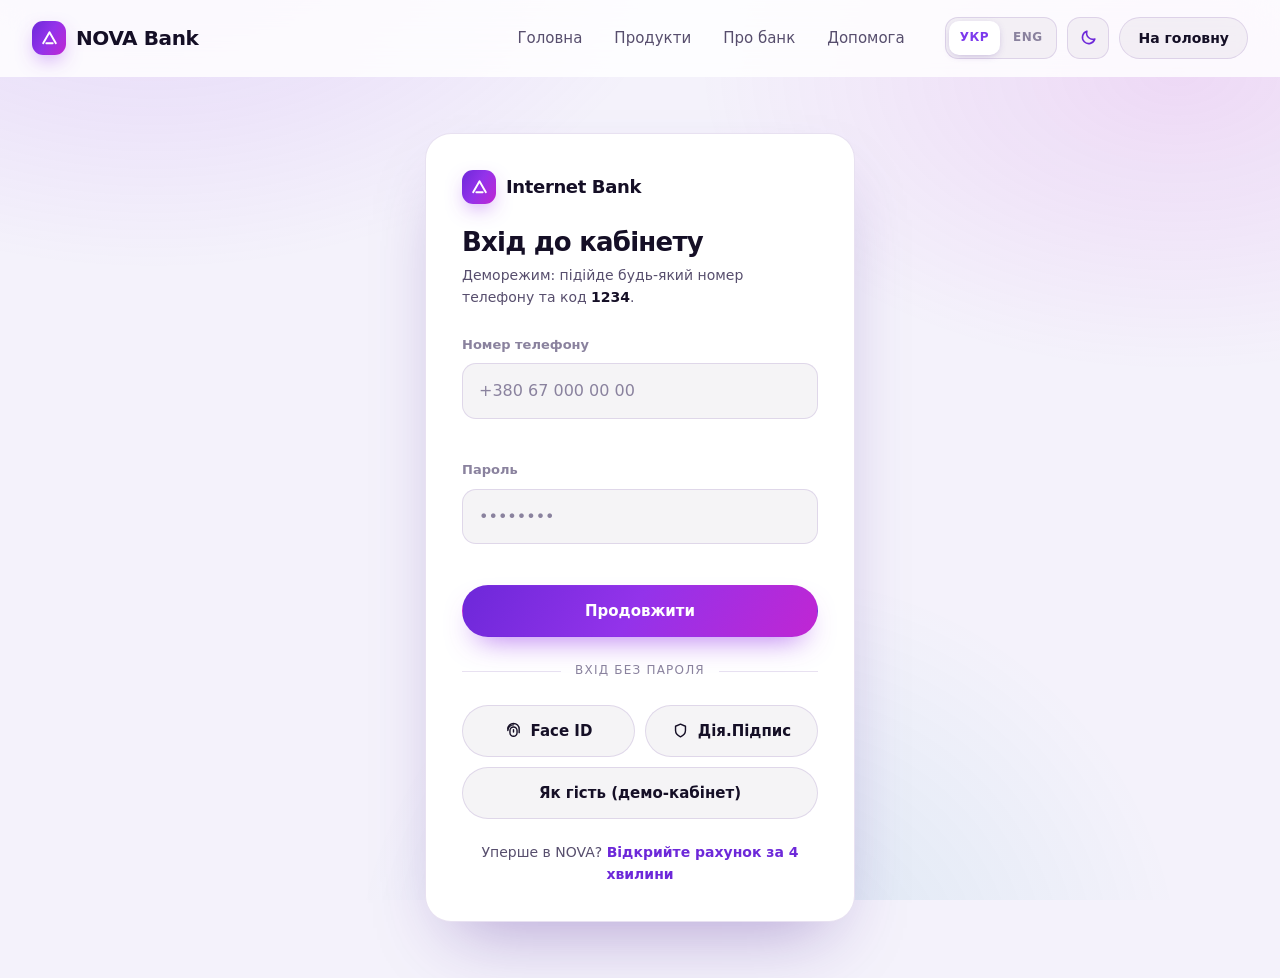
<file: Nova Bank/login.html>
<!DOCTYPE html>
<html lang="uk">
<head>
<meta charset="UTF-8">
<meta name="viewport" content="width=device-width, initial-scale=1">
<title>Вхід до NOVA Internet Bank</title>
<meta name="description" content="Вхід до особистого кабінету АБ «НОВА БАНК».">
<meta name="robots" content="noindex">
<link rel="icon" href="data:image/svg+xml,<svg xmlns='http://www.w3.org/2000/svg' viewBox='0 0 100 100'><rect width='100' height='100' rx='26' fill='%238b5cf6'/></svg>">
<script>document.documentElement.dataset.theme=localStorage.getItem("nova-theme")||"light";document.documentElement.dataset.lang=localStorage.getItem("nova-lang")||"uk";</script>
<link rel="stylesheet" href="assets/css/style.css">
</head>
<body>

<header class="header">
  <div class="container header__inner">
    <a class="logo" href="index.html">
      <span class="logo__mark"><svg viewBox="0 0 24 24" fill="none" stroke="#fff" stroke-width="2.4" stroke-linecap="round" stroke-linejoin="round"><path d="M4 18 12 4l8 14"/><path d="M8 18h8"/></svg></span>
      NOVA Bank
    </a>
    <nav class="nav">
      <a href="index.html">Головна</a>
      <a href="products.html">Продукти</a>
      <a href="about.html">Про банк</a>
      <a href="help.html">Допомога</a>
    </nav>
    <div class="header__actions">
      <div class="lang-switch" role="group" aria-label="Вибір мови">
        <button data-lang="uk" aria-pressed="true">УКР</button><button data-lang="en" aria-pressed="false">ENG</button>
      </div>
      <button class="theme-toggle" aria-label="Переключити тему">
        <svg class="icon-moon" viewBox="0 0 24 24" fill="none" stroke-width="2" stroke-linecap="round" stroke-linejoin="round"><path d="M20 14A8 8 0 0 1 10 4a8 8 0 1 0 10 10Z"/></svg>
        <svg class="icon-sun" viewBox="0 0 24 24" fill="none" stroke-width="2" stroke-linecap="round"><circle cx="12" cy="12" r="4"/><path d="M12 2v2m0 16v2M2 12h2m16 0h2M5 5l1.4 1.4M17.6 17.6 19 19M19 5l-1.4 1.4M6.4 17.6 5 19"/></svg>
      </button>
      <a class="btn btn--ghost btn--sm" href="index.html">На головну</a>
      <button class="burger" aria-label="Меню" aria-expanded="false"><span></span><span></span><span></span></button>
    </div>
  </div>
</header>

<main>
  <div class="auth">
    <div class="auth__box">
      <div class="logo" style="margin-bottom:24px;font-size:18px">
        <span class="logo__mark"><svg viewBox="0 0 24 24" fill="none" stroke="#fff" stroke-width="2.4" stroke-linecap="round" stroke-linejoin="round"><path d="M4 18 12 4l8 14"/><path d="M8 18h8"/></svg></span>
        Internet Bank
      </div>

      <h2 style="font-size:26px;margin-bottom:6px">Вхід до кабінету</h2>
      <p style="font-size:14px;margin-bottom:26px">Деморежим: підійде будь-який номер телефону та код <strong style="color:var(--text)">1234</strong>.</p>

      <form id="login-step-1" novalidate>
        <div class="field">
          <label for="phone">Номер телефону</label>
          <input class="input" id="phone" type="tel" inputmode="tel" placeholder="+380 67 000 00 00" autocomplete="tel" required>
          <div class="hint" id="phone-hint"></div>
        </div>
        <div class="field">
          <label for="password">Пароль</label>
          <input class="input" id="password" type="password" placeholder="••••••••" autocomplete="current-password" required>
          <div class="hint" id="password-hint"></div>
        </div>
        <button class="btn btn--primary btn--block" type="submit">Продовжити</button>
      </form>

      <form id="login-step-2" hidden novalidate>
        <div class="field">
          <label>Код з SMS для <span id="sent-to" style="color:var(--text)"></span></label>
          <div style="display:flex;gap:9px" id="code">
            <input class="input code-digit" maxlength="1" inputmode="numeric" pattern="[0-9]" style="text-align:center;font-size:22px;font-weight:700;padding:12px 0">
            <input class="input code-digit" maxlength="1" inputmode="numeric" pattern="[0-9]" style="text-align:center;font-size:22px;font-weight:700;padding:12px 0">
            <input class="input code-digit" maxlength="1" inputmode="numeric" pattern="[0-9]" style="text-align:center;font-size:22px;font-weight:700;padding:12px 0">
            <input class="input code-digit" maxlength="1" inputmode="numeric" pattern="[0-9]" style="text-align:center;font-size:22px;font-weight:700;padding:12px 0">
          </div>
          <div class="hint" id="code-hint"></div>
        </div>
        <button class="btn btn--primary btn--block" type="submit">Увійти</button>
        <div class="auth__alt"><button type="button" class="btn btn--ghost btn--sm" id="back">Змінити номер</button></div>
      </form>

      <div class="separator">вхід без пароля</div>
      <div style="display:grid;grid-template-columns:1fr 1fr;gap:10px">
        <button class="btn btn--ghost" data-biometric>
          <svg width="17" height="17" viewBox="0 0 24 24" fill="none" stroke="currentColor" stroke-width="2" stroke-linecap="round"><path d="M12 11v3"/><path d="M7 12a5 5 0 0 1 10 0v3a5 5 0 0 1-10 0Z"/><path d="M4 10a8 8 0 0 1 16 0v5"/><path d="M12 4a8 8 0 0 0-8 8"/></svg>
          Face ID
        </button>
        <button class="btn btn--ghost" data-diia>
          <svg width="17" height="17" viewBox="0 0 24 24" fill="none" stroke="currentColor" stroke-width="2" stroke-linecap="round" stroke-linejoin="round"><path d="M12 3l7 3v6c0 4-3 7-7 9-4-2-7-5-7-9V6Z"/></svg>
          Дія.Підпис
        </button>
      </div>
      <a class="btn btn--ghost btn--block" href="dashboard.html" style="margin-top:10px">Як гість (демо-кабінет)</a>

      <div class="auth__alt">Уперше в NOVA? <a href="products.html">Відкрийте рахунок за 4 хвилини</a></div>
    </div>
  </div>
</main>

<script src="assets/js/i18n-en.js"></script>
<script src="assets/js/i18n.js"></script>
<script src="assets/js/main.js"></script>
<script>
  const digits = document.querySelectorAll(".code-digit");
  const step1 = document.getElementById("login-step-1");
  const step2 = document.getElementById("login-step-2");
  const phone = document.getElementById("phone");
  const password = document.getElementById("password");

  const setErr = (input, hint, msg) => {
    input.classList.toggle("is-invalid", Boolean(msg));
    document.getElementById(hint).textContent = msg || "";
  };

  phone.addEventListener("input", () => { phone.value = window.maskPhone(phone.value); });

  step1.addEventListener("submit", (e) => {
    e.preventDefault();
    let ok = true;
    if (!window.isPhoneReady(phone.value)) { setErr(phone, "phone-hint", window.t("Введіть номер повністю")); ok = false; } else setErr(phone, "phone-hint", "");
    if (password.value.length < 6) { setErr(password, "password-hint", window.t("Мінімум 6 символів")); ok = false; } else setErr(password, "password-hint", "");
    if (!ok) return;
    document.getElementById("sent-to").textContent = phone.value;
    step1.hidden = true;
    step2.hidden = false;
    digits[0].focus();
    window.showToast(window.t("Код надіслано (демо: 1234)"));
  });

  digits.forEach((el, i) => {
    el.addEventListener("input", () => {
      el.value = el.value.replace(/\D/g, "");
      if (el.value && i < digits.length - 1) digits[i + 1].focus();
    });
    el.addEventListener("keydown", (e) => {
      if (e.key === "Backspace" && !el.value && i > 0) digits[i - 1].focus();
    });
    el.addEventListener("paste", (e) => {
      e.preventDefault();
      const txt = (e.clipboardData.getData("text") || "").replace(/\D/g, "").slice(0, 4);
      [...txt].forEach((ch, k) => { if (digits[k]) digits[k].value = ch; });
      digits[Math.min(txt.length, 3)].focus();
    });
  });

  step2.addEventListener("submit", (e) => {
    e.preventDefault();
    const code = [...digits].map((d) => d.value).join("");
    if (code.length < 4) { document.getElementById("code-hint").textContent = window.t("Введіть 4 цифри"); return; }
    if (code !== "1234") { document.getElementById("code-hint").textContent = window.t("Невірний код. Демо-код — 1234"); return; }
    document.getElementById("code-hint").textContent = "";
    window.showToast(window.t("Входимо до кабінету…"));
    sessionStorage.setItem("nova_user", JSON.stringify({ phone: phone.value }));
    setTimeout(() => location.href = "dashboard.html", 700);
  });

  document.getElementById("back").addEventListener("click", () => {
    step2.hidden = true;
    step1.hidden = false;
  });

  document.querySelector("[data-biometric]").addEventListener("click", () => {
    window.showToast(window.t("Face ID недоступний у демо. Використайте код 1234"));
  });
  document.querySelector("[data-diia]").addEventListener("click", () => {
    window.showToast(window.t("Дія.Підпис недоступний у демо. Використайте код 1234"));
  });
</script>
</body>
</html>
</file>
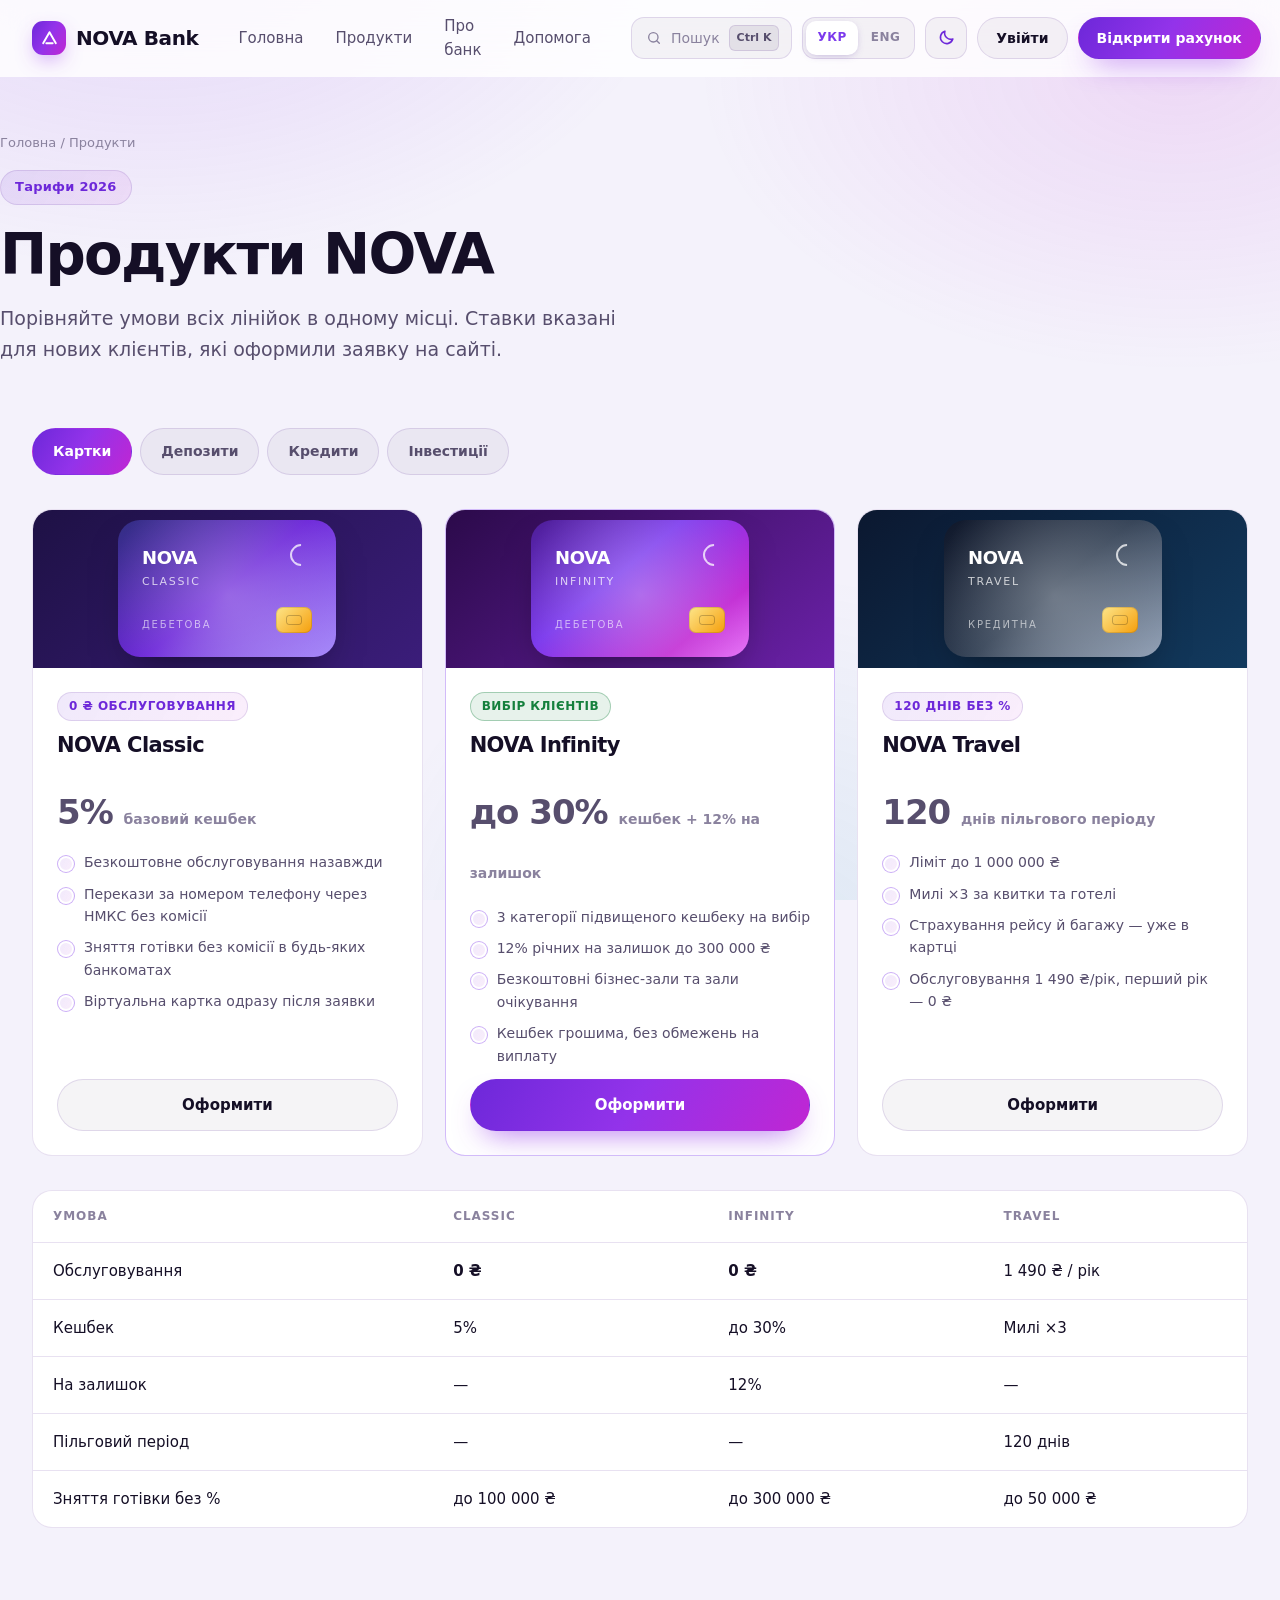
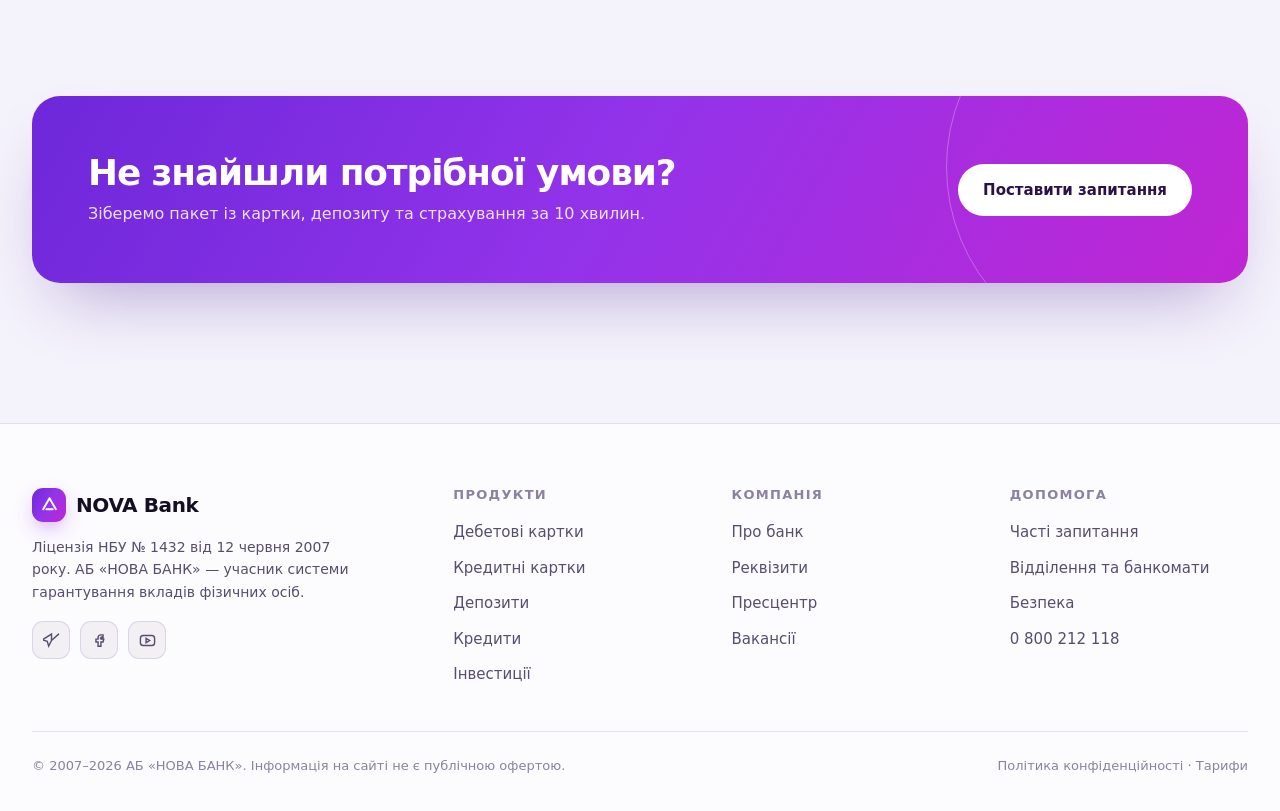
<file: Nova Bank/products.html>
<!DOCTYPE html>
<html lang="uk">
<head>
<meta charset="UTF-8">
<meta name="viewport" content="width=device-width, initial-scale=1">
<title>Продукти та тарифи — NOVA Bank</title>
<meta name="description" content="Картки, депозити, кредити та інвестиції АБ «НОВА БАНК»: порівняння тарифів, ставки та калькулятори.">
<link rel="icon" href="data:image/svg+xml,<svg xmlns='http://www.w3.org/2000/svg' viewBox='0 0 100 100'><rect width='100' height='100' rx='26' fill='%238b5cf6'/></svg>">
<script>document.documentElement.dataset.theme=localStorage.getItem("nova-theme")||"light";document.documentElement.dataset.lang=localStorage.getItem("nova-lang")||"uk";</script>
<link rel="stylesheet" href="assets/css/style.css">
</head>
<body>

<header class="header">
  <div class="container header__inner">
    <a class="logo" href="index.html">
      <span class="logo__mark"><svg viewBox="0 0 24 24" fill="none" stroke="#fff" stroke-width="2.4" stroke-linecap="round" stroke-linejoin="round"><path d="M4 18 12 4l8 14"/><path d="M8 18h8"/></svg></span>
      NOVA Bank
    </a>
    <nav class="nav">
      <a href="index.html">Головна</a>
      <div class="has-mega">
        <a href="products.html">Продукти</a>
        <div class="mega">
          <a href="products.html" data-tab="cards"><span class="mega__ico"><svg viewBox="0 0 24 24" fill="none" stroke-width="2" stroke-linecap="round"><rect x="2" y="5" width="20" height="14" rx="3"/><path d="M2 10h20"/></svg></span><span><strong>Класична дебетова</strong><span>0 ₴ обслуговування, 5% кешбек</span></span></a>
          <a href="products.html" data-tab="cards"><span class="mega__ico"><svg viewBox="0 0 24 24" fill="none" stroke-width="2" stroke-linecap="round"><rect x="2" y="5" width="20" height="14" rx="3"/><path d="M6 15h6"/></svg></span><span><strong>Infinity та Travel</strong><span>до 30% кешбек, 120 днів без %</span></span></a>
          <a href="products.html" data-tab="deposit"><span class="mega__ico"><svg viewBox="0 0 24 24" fill="none" stroke-width="2" stroke-linecap="round"><path d="M12 2v20M17 5H9.5a3.5 3.5 0 0 0 0 7h5a3.5 3.5 0 0 1 0 7H6"/></svg></span><span><strong>Депозити</strong><span>до 16,5% річних</span></span></a>
          <a href="products.html" data-tab="credit"><span class="mega__ico"><svg viewBox="0 0 24 24" fill="none" stroke-width="2" stroke-linecap="round"><path d="M4 20V9l8-5 8 5v11"/><path d="M9 20v-6h6v6"/></svg></span><span><strong>Кредити</strong><span>від 9,9%, рішення за 2 хвилини</span></span></a>
          <a href="products.html" data-tab="credit"><span class="mega__ico"><svg viewBox="0 0 24 24" fill="none" stroke-width="2" stroke-linecap="round"><rect x="3" y="11" width="18" height="8" rx="2"/><path d="M7 11 9 5h6l2 6"/></svg></span><span><strong>Авто та іпотека</strong><span>перший внесок від 10%</span></span></a>
          <a href="products.html" data-tab="invest"><span class="mega__ico"><svg viewBox="0 0 24 24" fill="none" stroke-width="2" stroke-linecap="round"><path d="M3 17l6-6 4 4 7-8"/><path d="M14 7h6v6"/></svg></span><span><strong>Інвестиції</strong><span>ОВДП та ІПР, 12 000 інструментів</span></span></a>
        </div>
      </div>
      <a href="about.html">Про банк</a>
      <a href="help.html">Допомога</a>
    </nav>
    <div class="header__actions">
      <button class="kbd-hint" data-open-palette aria-label="Пошук по сайту">
        <svg viewBox="0 0 24 24" fill="none" stroke-width="2" stroke-linecap="round"><circle cx="11" cy="11" r="7"/><path d="m20 20-4.3-4.3"/></svg>
        Пошук<kbd>Ctrl K</kbd>
      </button>
      <div class="lang-switch" role="group" aria-label="Вибір мови">
        <button data-lang="uk" aria-pressed="true">УКР</button><button data-lang="en" aria-pressed="false">ENG</button>
      </div>
      <button class="theme-toggle" aria-label="Переключити тему">
        <svg class="icon-moon" viewBox="0 0 24 24" fill="none" stroke-width="2" stroke-linecap="round" stroke-linejoin="round"><path d="M20 14A8 8 0 0 1 10 4a8 8 0 1 0 10 10Z"/></svg>
        <svg class="icon-sun" viewBox="0 0 24 24" fill="none" stroke-width="2" stroke-linecap="round"><circle cx="12" cy="12" r="4"/><path d="M12 2v2m0 16v2M2 12h2m16 0h2M5 5l1.4 1.4M17.6 17.6 19 19M19 5l-1.4 1.4M6.4 17.6 5 19"/></svg>
      </button>
      <a class="btn btn--ghost btn--sm" href="login.html">Увійти</a>
      <a class="btn btn--primary btn--sm" href="login.html">Відкрити рахунок</a>
      <button class="burger" aria-label="Меню" aria-expanded="false"><span></span><span></span><span></span></button>
    </div>
  </div>
</header>

<main>
  <div class="container pagehead">
    <div class="crumbs"><a href="index.html">Головна</a> / Продукти</div>
    <span class="eyebrow">Тарифи 2026</span>
    <h1>Продукти NOVA</h1>
    <p class="lead" style="max-width:640px">Порівняйте умови всіх лінійок в одному місці. Ставки вказані для нових клієнтів, які оформили заявку на сайті.</p>
  </div>

  <section class="section--tight" style="padding-top:8px">
    <div class="container" data-tabs>
      <div class="tabs" role="tablist">
        <button class="tab is-active" role="tab" aria-selected="true" data-tab="cards">Картки</button>
        <button class="tab" role="tab" aria-selected="false" data-tab="deposit">Депозити</button>
        <button class="tab" role="tab" aria-selected="false" data-tab="credit">Кредити</button>
        <button class="tab" role="tab" aria-selected="false" data-tab="invest">Інвестиції</button>
      </div>

      <div class="panel" data-panel="cards">
        <div class="grid grid--3">
          <article class="product reveal">
            <div class="product__media" style="background:linear-gradient(140deg,#1e1145,#3b1d7a)">
              <div class="bankcard" style="background:linear-gradient(140deg,#312e81,#6d28d9,#a78bfa)">
                <div class="bankcard__top"><div><div class="bankcard__brand">NOVA</div><div class="bankcard__type">Classic</div></div><div class="wifi"></div></div>
                <div class="bankcard__bottom"><div class="bankcard__holder"><small>Дебетова</small></div><div class="chip" style="width:36px;height:26px"></div></div>
              </div>
            </div>
            <div class="product__body">
              <span class="tag">0 ₴ обслуговування</span>
              <h3>NOVA Classic</h3>
              <p class="price">5% <small>базовий кешбек</small></p>
              <ul><li>Безкоштовне обслуговування назавжди</li><li>Перекази за номером телефону через НМКС без комісії</li><li>Зняття готівки без комісії в будь-яких банкоматах</li><li>Віртуальна картка одразу після заявки</li></ul>
              <a class="btn btn--ghost btn--block" href="login.html" style="margin-top:auto">Оформити</a>
            </div>
          </article>

          <article class="product reveal" style="border-color:var(--border-strong)">
            <div class="product__media" style="background:linear-gradient(140deg,#2b0a4a,#6b21a8)">
              <div class="bankcard">
                <div class="bankcard__top"><div><div class="bankcard__brand">NOVA</div><div class="bankcard__type">Infinity</div></div><div class="wifi"></div></div>
                <div class="bankcard__bottom"><div class="bankcard__holder"><small>Дебетова</small></div><div class="chip" style="width:36px;height:26px"></div></div>
              </div>
            </div>
            <div class="product__body">
              <span class="tag tag--hit">Вибір клієнтів</span>
              <h3>NOVA Infinity</h3>
              <p class="price">до 30% <small>кешбек + 12% на залишок</small></p>
              <ul><li>3 категорії підвищеного кешбеку на вибір</li><li>12% річних на залишок до 300 000 ₴</li><li>Безкоштовні бізнес-зали та зали очікування</li><li>Кешбек грошима, без обмежень на виплату</li></ul>
              <a class="btn btn--primary btn--block" href="login.html" style="margin-top:auto">Оформити</a>
            </div>
          </article>

          <article class="product reveal">
            <div class="product__media" style="background:linear-gradient(140deg,#0b1830,#123a5e)">
              <div class="bankcard" style="background:linear-gradient(140deg,#0f172a,#334155,#94a3b8)">
                <div class="bankcard__top"><div><div class="bankcard__brand">NOVA</div><div class="bankcard__type">Travel</div></div><div class="wifi"></div></div>
                <div class="bankcard__bottom"><div class="bankcard__holder"><small>Кредитна</small></div><div class="chip" style="width:36px;height:26px"></div></div>
              </div>
            </div>
            <div class="product__body">
              <span class="tag">120 днів без %</span>
              <h3>NOVA Travel</h3>
              <p class="price">120 <small>днів пільгового періоду</small></p>
              <ul><li>Ліміт до 1 000 000 ₴</li><li>Милі ×3 за квитки та готелі</li><li>Страхування рейсу й багажу — уже в картці</li><li>Обслуговування 1 490 ₴/рік, перший рік — 0 ₴</li></ul>
              <a class="btn btn--ghost btn--block" href="login.html" style="margin-top:auto">Оформити</a>
            </div>
          </article>
        </div>

        <div class="table-wrap" style="margin-top:34px">
          <table>
            <thead><tr><th>Умова</th><th>Classic</th><th>Infinity</th><th>Travel</th></tr></thead>
            <tbody>
              <tr><td>Обслуговування</td><td><strong>0 ₴</strong></td><td><strong>0 ₴</strong></td><td>1 490 ₴ / рік</td></tr>
              <tr><td>Кешбек</td><td>5%</td><td>до 30%</td><td>Милі ×3</td></tr>
              <tr><td>На залишок</td><td>—</td><td>12%</td><td>—</td></tr>
              <tr><td>Пільговий період</td><td>—</td><td>—</td><td>120 днів</td></tr>
              <tr><td>Зняття готівки без %</td><td>до 100 000 ₴</td><td>до 300 000 ₴</td><td>до 50 000 ₴</td></tr>
            </tbody>
          </table>
        </div>
      </div>

      <div class="panel" data-panel="deposit" hidden>
        <div class="grid grid--3">
          <article class="product reveal"><div class="product__body">
            <span class="tag">Поповнення</span>
            <h3>Гнучкий</h3>
            <p class="price">до 13,5% <small>річних</small></p>
            <ul><li>Строк 3–12 місяців</li><li>Поповнення та часткове зняття без втрати відсотків</li><li>Мінімальна сума 30 000 ₴</li><li>Виплата відсотків щомісяця</li></ul>
            <a class="btn btn--ghost btn--block" href="login.html" style="margin-top:auto">Відкрити</a>
          </div></article>
          <article class="product reveal"><div class="product__body">
            <span class="tag">Максимальна ставка</span>
            <h3>Постійний</h3>
            <p class="price">до 16,5% <small>річних</small></p>
            <ul><li>Строк 6–36 місяців</li><li>Фіксація ставки на весь строк</li><li>Мінімальна сума 50 000 ₴</li><li>Виплата в кінці строку</li></ul>
            <a class="btn btn--primary btn--block" href="login.html" style="margin-top:auto">Відкрити</a>
          </div></article>
          <article class="product reveal"><div class="product__body">
            <span class="tag">Для мети</span>
            <h3>Скарбничка</h3>
            <p class="price">до 15,5% <small>+ автопоповнення</small></p>
            <ul><li>Автоперенесення залишку в кінці дня</li><li>Округлення покупок до 10 ₴</li><li>Цілі: відпустка, ремонт, фінансова подушка</li><li>Доступ до коштів у будь-який момент</li></ul>
            <a class="btn btn--ghost btn--block" href="login.html" style="margin-top:auto">Відкрити</a>
          </div></article>
        </div>
        <div class="table-wrap" style="margin-top:34px">
          <table>
            <thead><tr><th>Строк</th><th>Гнучкий</th><th>Постійний</th><th>Скарбничка</th></tr></thead>
            <tbody>
              <tr><td><strong>3 місяці</strong></td><td>10,0%</td><td>11,0%</td><td>—</td></tr>
              <tr><td><strong>6 місяців</strong></td><td>12,0%</td><td>13,0%</td><td>12,5%</td></tr>
              <tr><td><strong>12 місяців</strong></td><td>13,5%</td><td><strong>15,0%</strong></td><td>14,0%</td></tr>
              <tr><td><strong>24 місяці</strong></td><td>—</td><td><strong>16,5%</strong></td><td>15,0%</td></tr>
              <tr><td><strong>36 місяців</strong></td><td>—</td><td>16,0%</td><td>15,5%</td></tr>
            </tbody>
          </table>
        </div>
      </div>

      <div class="panel" data-panel="credit" hidden>
        <div class="grid grid--3">
          <article class="product reveal"><div class="product__body">
            <span class="tag">До 3 млн ₴</span>
            <h3>Кредит готівкою</h3>
            <p class="price">від 9,9% <small>річних</small></p>
            <ul><li>Рішення за 2 хвилини за паспортом і РНОКПП</li><li>Строк до 5 років, дострокове погашення без комісії</li><li>Без довідки про дохід до 300 000 ₴</li><li>Гривневий кредит, кошти одразу на картку</li></ul>
            <a class="btn btn--primary btn--block" href="login.html" style="margin-top:auto">Подати заяву</a>
          </div></article>
          <article class="product reveal"><div class="product__body">
            <span class="tag">Перший внесок від 10%</span>
            <h3>Автокредит</h3>
            <p class="price">від 8,9% <small>річних</small></p>
            <ul><li>Нові авто та з пробігом до 15 років</li><li>Строк до 7 років</li><li>КАСКО зі знижкою у партнерів</li><li>Схвалення за 5 хвилин</li></ul>
            <a class="btn btn--ghost btn--block" href="login.html" style="margin-top:auto">Подати заяву</a>
          </div></article>
          <article class="product reveal"><div class="product__body">
            <span class="tag">З держпідтримкою</span>
            <h3>Іпотека</h3>
            <p class="price">від 5,5% <small>річних</small></p>
            <ul><li>Новобудови, вторинний ринок, заміський будинок</li><li>Строк до 30 років</li><li>Електронна реєстрація угоди</li><li>Державні програми як перший внесок</li></ul>
            <a class="btn btn--ghost btn--block" href="login.html" style="margin-top:auto">Подати заяву</a>
          </div></article>
        </div>

        <div class="two-col" style="margin-top:40px;align-items:start">
          <div class="panelbox">
            <h3>Кредитний калькулятор</h3>
            <div class="field"><label for="k-sum">Сума кредиту, <span id="k-sum-out">1 000 000 ₴</span></label>
              <input class="input" type="range" id="k-sum" min="100000" max="5000000" step="100000" value="1000000" style="padding:6px"></div>
            <div class="field"><label for="k-years">Строк, <span id="k-years-out">3 роки</span></label>
              <input class="input" type="range" id="k-years" min="1" max="7" step="1" value="3" style="padding:6px"></div>
            <div class="field"><label for="k-rate">Ставка, <span id="k-rate-out">9,9%</span></label>
              <input class="input" type="range" id="k-rate" min="5.9" max="25" step="0.1" value="9.9" style="padding:6px"></div>
          </div>
          <div class="panelbox" style="background:var(--grad-soft);border-color:var(--border-strong)">
            <div class="kpi__label">Щомісячний платіж</div>
            <div class="kpi__value grad-text" id="k-monthly" style="font-size:38px">0 ₴</div>
            <div style="display:grid;gap:12px;margin-top:22px">
              <div style="display:flex;justify-content:space-between"><span style="color:var(--muted)">Переплата</span><strong id="k-overpay">0 ₴</strong></div>
              <div style="display:flex;justify-content:space-between"><span style="color:var(--muted)">Усього до повернення</span><strong id="k-total">0 ₴</strong></div>
              <div style="display:flex;justify-content:space-between"><span style="color:var(--muted)">Ставка</span><strong id="k-rate-copy">9,9%</strong></div>
            </div>
            <a class="btn btn--primary btn--block" href="login.html" style="margin-top:24px">Надіслати заяву</a>
          </div>
        </div>
      </div>

      <div class="panel" data-panel="invest" hidden>
        <div class="grid grid--3">
          <article class="product reveal"><div class="product__body">
            <span class="tag">Податкова пільга</span>
            <h3>ІПР та ОВДП</h3>
            <p class="price">13–15% <small>податкова знижка</small></p>
            <ul><li>Внесок до 400 000 ₴ на рік</li><li>Податкова знижка на всю суму внеску</li><li>ОВДП: дохід без оподаткування</li><li>12 000 інструментів</li></ul>
            <a class="btn btn--primary btn--block" href="login.html" style="margin-top:auto">Відкрити</a>
          </div></article>
          <article class="product reveal"><div class="product__body">
            <span class="tag">Від 0,05%</span>
            <h3>Брокерський рахунок</h3>
            <p class="price">0 ₴ <small>за відкриття та ведення</small></p>
            <ul><li>Українська біржа (індекс UX), закордонні майданчики</li><li>Доступ до позабіржових облігацій</li><li>Податковий модуль і звітність для податкової</li><li>Торгівля з телефону 24/7</li></ul>
            <a class="btn btn--ghost btn--block" href="login.html" style="margin-top:auto">Відкрити</a>
          </div></article>
          <article class="product reveal"><div class="product__body">
            <span class="tag">Довірче управління</span>
            <h3>Готові портфелі</h3>
            <p class="price">від 1 000 ₴ <small>мінімальний вхід</small></p>
            <ul><li>5 стратегій: від консервативної до агресивної</li><li>Ребалансування без вашої участі</li><li>Комісія 0,5% на рік</li><li>Можливе регулярне автопоповнення</li></ul>
            <a class="btn btn--ghost btn--block" href="login.html" style="margin-top:auto">Обрати</a>
          </div></article>
        </div>
        <div class="table-wrap" style="margin-top:34px">
          <table>
            <thead><tr><th>Комісія</th><th>Старт</th><th>Облігації</th><th>Акції</th><th>Фонди</th></tr></thead>
            <tbody>
              <tr><td><strong>Базовий</strong></td><td>0 ₴</td><td>0,05%</td><td>0,3%</td><td>0,1%</td></tr>
              <tr><td><strong>Активний</strong></td><td>1 000 ₴/міс</td><td>0,01%</td><td>0,05%</td><td>0,03%</td></tr>
              <tr><td><strong>Прем'єр</strong></td><td>від 6 млн ₴</td><td>0,01%</td><td>0,02%</td><td>0,01%</td></tr>
            </tbody>
          </table>
        </div>
      </div>
    </div>
  </section>

  <section class="section">
    <div class="container">
      <div class="cta reveal">
        <div><h2 style="margin-bottom:8px">Не знайшли потрібної умови?</h2><p>Зіберемо пакет із картки, депозиту та страхування за 10 хвилин.</p></div>
        <a class="btn" href="help.html">Поставити запитання</a>
      </div>
    </div>
  </section>
</main>

<footer class="footer">
  <div class="container">
    <div class="footer__grid">
      <div>
        <a class="logo" href="index.html" style="margin-bottom:14px">
          <span class="logo__mark"><svg viewBox="0 0 24 24" fill="none" stroke="#fff" stroke-width="2.4" stroke-linecap="round" stroke-linejoin="round"><path d="M4 18 12 4l8 14"/><path d="M8 18h8"/></svg></span>
          NOVA Bank
        </a>
        <p style="max-width:320px;font-size:14px">Ліцензія НБУ № 1432 від 12 червня 2007 року. АБ «НОВА БАНК» — учасник системи гарантування вкладів фізичних осіб.</p>
        <div class="socials">
          <a href="#" aria-label="Telegram"><svg viewBox="0 0 24 24" fill="none" stroke-width="2" stroke-linecap="round"><path d="m22 3-10 9m0 0-4 8-2-7-7-2 13-8Z"/></svg></a>
          <a href="#" aria-label="Facebook"><svg viewBox="0 0 24 24" fill="none" stroke-width="2" stroke-linecap="round"><path d="M14 8h3V4h-3c-2.2 0-4 1.8-4 4v2H7v4h3v6h4v-6h3l1-4h-4V8c0-.6.4-1 1-1Z"/></svg></a>
          <a href="#" aria-label="YouTube"><svg viewBox="0 0 24 24" fill="none" stroke-width="2" stroke-linecap="round"><rect x="2" y="5" width="20" height="14" rx="4"/><path d="m10 9 5 3-5 3Z"/></svg></a>
        </div>
      </div>
      <div>
        <h4>Продукти</h4>
        <ul><li><a href="products.html">Дебетові картки</a></li><li><a href="products.html">Кредитні картки</a></li><li><a href="products.html">Депозити</a></li><li><a href="products.html">Кредити</a></li><li><a href="products.html">Інвестиції</a></li></ul>
      </div>
      <div>
        <h4>Компанія</h4>
        <ul><li><a href="about.html">Про банк</a></li><li><a href="about.html">Реквізити</a></li><li><a href="about.html">Пресцентр</a></li><li><a href="about.html">Вакансії</a></li></ul>
      </div>
      <div>
        <h4>Допомога</h4>
        <ul><li><a href="help.html">Часті запитання</a></li><li><a href="help.html">Відділення та банкомати</a></li><li><a href="help.html">Безпека</a></li><li><a href="tel:0800212118">0 800 212 118</a></li></ul>
      </div>
    </div>
    <div class="footer__bottom">
      <span>© 2007–2026 АБ «НОВА БАНК». Інформація на сайті не є публічною офертою.</span>
      <span><a href="#">Політика конфіденційності</a> · <a href="#">Тарифи</a></span>
    </div>
  </div>
</footer>

<script src="assets/js/i18n-en.js"></script>
<script src="assets/js/i18n.js"></script>
<script src="assets/js/main.js"></script>
<script>
  const s = document.getElementById("k-sum"), y = document.getElementById("k-years"), r = document.getElementById("k-rate");
  const o = {
    sum: document.getElementById("k-sum-out"), years: document.getElementById("k-years-out"),
    rate: document.getElementById("k-rate-out"), monthly: document.getElementById("k-monthly"),
    total: document.getElementById("k-total"), over: document.getElementById("k-overpay"), copy: document.getElementById("k-rate-copy"),
  };
  function calc() {
    const P = +s.value, n = +y.value * 12, i = +r.value / 100 / 12;
    const m = P * i * Math.pow(1 + i, n) / (Math.pow(1 + i, n) - 1);
    o.sum.textContent = window.formatMoney(P);
    o.years.textContent = window.unit(+y.value, ["рік", "роки", "років"], ["year", "years"]);
    o.rate.textContent = window.formatNum(+r.value, 1) + "%";
    o.copy.textContent = o.rate.textContent;
    o.monthly.textContent = window.formatMoney(m);
    o.total.textContent = window.formatMoney(m * n);
    o.over.textContent = window.formatMoney(m * n - P);
  }
  [s, y, r].forEach((el) => el.addEventListener("input", calc));
  window.addEventListener("nova:lang", calc);
  calc();
</script>
</body>
</html>
</file>
<file: Nova Bank/assets/css/style.css>
/* =========================================================
   NOVA Bank — дизайн-система
   Світла тема типова, темна через [data-theme="dark"]
   ========================================================= */

:root {
  color-scheme: light;

  --bg: #f4f2fb;
  --bg-2: #ffffff;
  --surface: rgba(30, 16, 60, 0.045);
  --surface-2: rgba(30, 16, 60, 0.08);
  --track: rgba(30, 16, 60, 0.1);
  --border: rgba(76, 29, 149, 0.13);
  --border-strong: rgba(124, 58, 237, 0.34);
  --text: #150f26;
  --muted: #574e6d;
  --muted-2: #8a829e;
  --violet: #7c3aed;
  --violet-2: #6d28d9;
  --fuchsia: #c026d3;
  --cyan: #0891b2;
  --lime: #15803d;
  --danger: #e11d48;

  --grad: linear-gradient(120deg, #6d28d9 0%, #9333ea 48%, #c026d3 100%);
  --grad-soft: linear-gradient(120deg, rgba(109, 40, 217, 0.1), rgba(192, 38, 211, 0.08));
  --card-grad: linear-gradient(140deg, #4c1d95 0%, #7c3aed 40%, #c026d3 78%, #e879f9 100%);

  --header-bg: rgba(255, 255, 255, 0.82);
  --header-bg-scrolled: rgba(255, 255, 255, 0.94);
  --footer-bg: rgba(255, 255, 255, 0.7);
  --elevated: #ffffff;
  --overlay: rgba(21, 15, 38, 0.42);
  --toast-bg: rgba(28, 18, 48, 0.96);
  --toast-text: #ffffff;

  --glow-1: rgba(147, 51, 234, 0.16);
  --glow-2: rgba(192, 38, 211, 0.12);
  --glow-3: rgba(8, 145, 178, 0.1);

  --radius: 20px;
  --radius-sm: 12px;
  --shadow: 0 18px 44px -22px rgba(76, 29, 149, 0.34);
  --shadow-lg: 0 34px 70px -28px rgba(76, 29, 149, 0.4);
  --max: 1340px;
  --font: "Inter", "Segoe UI", system-ui, -apple-system, Roboto, Arial, sans-serif;
}

[data-theme="dark"] {
  color-scheme: dark;

  --bg: #0a0612;
  --bg-2: #120b1f;
  --surface: rgba(255, 255, 255, 0.045);
  --surface-2: rgba(255, 255, 255, 0.08);
  --track: rgba(255, 255, 255, 0.1);
  --border: rgba(168, 139, 255, 0.17);
  --border-strong: rgba(168, 139, 255, 0.38);
  --text: #f2eeff;
  --muted: #a89dc4;
  --muted-2: #7d739a;
  --violet: #a78bfa;
  --violet-2: #c4b5fd;
  --fuchsia: #e879f9;
  --cyan: #22d3ee;
  --lime: #a3e635;
  --danger: #fb7185;

  --grad: linear-gradient(120deg, #7c3aed 0%, #a855f7 45%, #e879f9 100%);
  --grad-soft: linear-gradient(120deg, rgba(124, 58, 237, 0.22), rgba(232, 121, 249, 0.1));
  --card-grad: linear-gradient(140deg, #4c1d95 0%, #7c3aed 40%, #c026d3 78%, #f0abfc 100%);

  --header-bg: rgba(10, 6, 18, 0.72);
  --header-bg-scrolled: rgba(10, 6, 18, 0.9);
  --footer-bg: rgba(9, 5, 16, 0.6);
  --elevated: rgba(18, 11, 31, 0.82);
  --overlay: rgba(6, 3, 12, 0.72);
  --toast-bg: rgba(24, 14, 42, 0.96);
  --toast-text: #ffffff;

  --glow-1: rgba(124, 58, 237, 0.35);
  --glow-2: rgba(232, 121, 249, 0.18);
  --glow-3: rgba(34, 211, 238, 0.12);

  --shadow: 0 24px 60px -20px rgba(88, 28, 135, 0.55);
  --shadow-lg: 0 34px 80px -24px rgba(88, 28, 135, 0.7);
}

* { box-sizing: border-box; }

html { scroll-behavior: smooth; }

body {
  margin: 0;
  font-family: var(--font);
  background: var(--bg);
  color: var(--text);
  line-height: 1.6;
  -webkit-font-smoothing: antialiased;
  overflow-x: hidden;
  transition: background 0.35s ease, color 0.35s ease;
}

body::before {
  content: "";
  position: fixed;
  inset: 0;
  pointer-events: none;
  z-index: 0;
  background:
    radial-gradient(900px 600px at 12% -10%, var(--glow-1), transparent 60%),
    radial-gradient(800px 500px at 92% 8%, var(--glow-2), transparent 60%),
    radial-gradient(700px 700px at 60% 110%, var(--glow-3), transparent 60%);
  transition: background 0.35s ease;
}

main { position: relative; z-index: 1; }

a { color: inherit; text-decoration: none; }
img, svg { max-width: 100%; display: block; }
button, input, select, textarea { font: inherit; color: inherit; }

.container {
  width: 100%;
  max-width: var(--max);
  margin: 0 auto;
  padding: 0 32px;
}

::selection { background: rgba(147, 51, 234, 0.24); }

/* ---------- Header ---------- */
.header {
  position: sticky;
  top: 0;
  z-index: 50;
  backdrop-filter: blur(18px);
  background: var(--header-bg);
  border-bottom: 1px solid transparent;
  transition: border-color 0.25s, background 0.25s;
}

.header.is-scrolled {
  border-bottom-color: var(--border);
  background: var(--header-bg-scrolled);
}

.header__inner {
  display: flex;
  align-items: center;
  gap: 26px;
  height: 76px;
  max-width: var(--max);
  margin: 0 auto;
  padding: 0 32px;
}

.logo {
  display: flex;
  align-items: center;
  gap: 10px;
  font-weight: 800;
  letter-spacing: -0.02em;
  font-size: 20px;
  flex: none;
}

.logo__mark {
  width: 34px;
  height: 34px;
  border-radius: 11px;
  background: var(--grad);
  display: grid;
  place-items: center;
  box-shadow: 0 8px 22px -8px rgba(147, 51, 234, 0.85);
  flex: none;
}

.logo__mark svg { width: 19px; height: 19px; }

.nav {
  display: flex;
  align-items: center;
  gap: 4px;
  margin-left: auto;
}

.nav a {
  padding: 9px 14px;
  border-radius: 10px;
  font-size: 15px;
  color: var(--muted);
  font-weight: 500;
  transition: color 0.2s, background 0.2s;
}

.nav a:hover { color: var(--text); background: var(--surface); }
.nav a.is-active { color: var(--text); background: var(--surface-2); }

/* Mega-меню — только на ПК */
.has-mega { position: relative; }

.mega {
  position: absolute;
  top: calc(100% + 14px);
  left: 50%;
  transform: translate(-50%, 10px);
  width: 720px;
  display: grid;
  grid-template-columns: repeat(3, 1fr);
  gap: 8px;
  padding: 16px;
  background: var(--elevated);
  border: 1px solid var(--border);
  border-radius: 20px;
  box-shadow: var(--shadow-lg);
  opacity: 0;
  visibility: hidden;
  transition: opacity 0.2s, transform 0.24s, visibility 0.2s;
}

.has-mega:hover .mega,
.has-mega:focus-within .mega {
  opacity: 1;
  visibility: visible;
  transform: translate(-50%, 0);
}

.mega a {
  padding: 12px;
  border-radius: 14px;
  display: flex;
  gap: 11px;
  align-items: flex-start;
}

.mega a:hover { background: var(--surface-2); }

.mega__ico {
  width: 34px; height: 34px; flex: none;
  border-radius: 11px;
  background: var(--grad-soft);
  border: 1px solid var(--border);
  display: grid; place-items: center;
}

.mega__ico svg { width: 17px; height: 17px; stroke: var(--violet-2); }
.mega strong { display: block; font-size: 14px; font-weight: 700; }
.mega span { font-size: 12.5px; color: var(--muted-2); line-height: 1.4; }

.header__actions { display: flex; align-items: center; gap: 10px; flex: none; }

/* Перемикач теми */
.theme-toggle {
  width: 42px;
  height: 42px;
  border-radius: 13px;
  border: 1px solid var(--border);
  background: var(--surface);
  cursor: pointer;
  display: grid;
  place-items: center;
  position: relative;
  overflow: hidden;
  padding: 0;
  transition: border-color 0.2s, background 0.2s, transform 0.2s;
}

.theme-toggle:hover { border-color: var(--border-strong); background: var(--surface-2); transform: translateY(-2px); }

.theme-toggle svg {
  width: 19px;
  height: 19px;
  stroke: var(--violet-2);
  position: absolute;
  transition: transform 0.4s cubic-bezier(0.22, 1, 0.36, 1), opacity 0.28s;
}

.theme-toggle .icon-sun { opacity: 0; transform: rotate(-90deg) scale(0.4); }
.theme-toggle .icon-moon { opacity: 1; transform: none; }

[data-theme="dark"] .theme-toggle .icon-sun { opacity: 1; transform: none; }
[data-theme="dark"] .theme-toggle .icon-moon { opacity: 0; transform: rotate(90deg) scale(0.4); }

/* Перемикач мови */
.lang-switch {
  display: inline-flex;
  align-items: center;
  height: 42px;
  padding: 3px;
  gap: 2px;
  border-radius: 13px;
  border: 1px solid var(--border);
  background: var(--surface);
}

.lang-switch button {
  border: 0;
  background: transparent;
  color: var(--muted-2);
  font: inherit;
  font-size: 12px;
  font-weight: 700;
  letter-spacing: 0.04em;
  height: 100%;
  padding: 0 11px;
  border-radius: 10px;
  cursor: pointer;
  transition: color 0.2s, background 0.2s, box-shadow 0.2s;
}

.lang-switch button:hover { color: var(--text); }

.lang-switch button[aria-pressed="true"] {
  background: var(--elevated);
  color: var(--violet);
  box-shadow: 0 2px 8px -3px rgba(76, 29, 149, 0.4);
}

[data-theme="dark"] .lang-switch button[aria-pressed="true"] { background: var(--surface-2); }

/* Кнопка поиска/Ctrl+K */
.kbd-hint {
  display: inline-flex;
  align-items: center;
  gap: 9px;
  height: 42px;
  padding: 0 12px 0 14px;
  border-radius: 13px;
  border: 1px solid var(--border);
  background: var(--surface);
  color: var(--muted-2);
  font-size: 14px;
  cursor: pointer;
  transition: border-color 0.2s, background 0.2s;
}

.kbd-hint:hover { border-color: var(--border-strong); background: var(--surface-2); }
.kbd-hint svg { width: 16px; height: 16px; stroke: currentColor; }

kbd {
  font-family: inherit;
  font-size: 11px;
  font-weight: 700;
  padding: 3px 7px;
  border-radius: 6px;
  background: var(--surface-2);
  border: 1px solid var(--border);
  color: var(--muted);
}

.burger {
  display: none;
  width: 42px;
  height: 42px;
  border: 1px solid var(--border);
  background: var(--surface);
  border-radius: 12px;
  cursor: pointer;
  padding: 0;
  place-items: center;
}

.burger span {
  display: block;
  width: 18px;
  height: 2px;
  background: var(--text);
  margin: 3px auto;
  border-radius: 2px;
  transition: transform 0.25s, opacity 0.25s;
}

.burger.is-open span:nth-child(1) { transform: translateY(5px) rotate(45deg); }
.burger.is-open span:nth-child(2) { opacity: 0; }
.burger.is-open span:nth-child(3) { transform: translateY(-5px) rotate(-45deg); }

/* ---------- Buttons ---------- */
.btn {
  display: inline-flex;
  align-items: center;
  justify-content: center;
  gap: 9px;
  padding: 13px 24px;
  border-radius: 999px;
  border: 1px solid transparent;
  font-weight: 600;
  font-size: 15px;
  cursor: pointer;
  transition: transform 0.18s, box-shadow 0.22s, background 0.22s, border-color 0.22s, color 0.22s;
  white-space: nowrap;
}

.btn--primary {
  background: var(--grad);
  color: #fff;
  box-shadow: 0 14px 30px -14px rgba(147, 51, 234, 0.8);
}

.btn--primary:hover { transform: translateY(-2px); box-shadow: 0 20px 38px -14px rgba(147, 51, 234, 0.95); }

.btn--ghost {
  background: var(--surface);
  border-color: var(--border);
  color: var(--text);
}

.btn--ghost:hover { background: var(--surface-2); border-color: var(--border-strong); transform: translateY(-2px); }

.btn--sm { padding: 9px 18px; font-size: 14px; }
.btn--block { width: 100%; }

/* ---------- Sections ---------- */
.section { padding: 100px 0; }
.section--tight { padding: 68px 0; }

.section__head { max-width: 700px; margin: 0 0 46px; }

.eyebrow {
  display: inline-flex;
  align-items: center;
  gap: 8px;
  padding: 6px 14px;
  border-radius: 999px;
  background: var(--grad-soft);
  border: 1px solid var(--border);
  color: var(--violet-2);
  font-size: 13px;
  font-weight: 600;
  letter-spacing: 0.02em;
  margin-bottom: 18px;
}

h1, h2, h3, h4 { font-weight: 800; letter-spacing: -0.03em; line-height: 1.15; margin: 0 0 16px; }
h1 { font-size: clamp(40px, 4.4vw, 66px); }
h2 { font-size: clamp(28px, 2.8vw, 44px); }
h3 { font-size: 21px; }

p { margin: 0 0 16px; color: var(--muted); }
.lead { font-size: 19px; }

.grad-text {
  background: var(--grad);
  -webkit-background-clip: text;
  background-clip: text;
  color: transparent;
}

/* ---------- Hero ---------- */
.hero { padding: 84px 0 96px; position: relative; }

.hero__grid {
  display: grid;
  grid-template-columns: 1.05fr 0.95fr;
  gap: 64px;
  align-items: center;
}

.hero__meta {
  display: flex;
  flex-wrap: wrap;
  gap: 26px;
  margin-top: 34px;
  padding-top: 30px;
  border-top: 1px solid var(--border);
}

.stat__value { font-size: 32px; font-weight: 800; letter-spacing: -0.03em; }
.stat__label { font-size: 12px; color: var(--muted-2); text-transform: uppercase; letter-spacing: 0.08em; }

/* ---------- Bank card visual ---------- */
.cardstage { position: relative; display: grid; place-items: center; min-height: 420px; perspective: 1100px; }

.cardstage::after {
  content: "";
  position: absolute;
  width: 340px;
  height: 340px;
  border-radius: 50%;
  background: radial-gradient(circle, rgba(147, 51, 234, 0.42), transparent 70%);
  filter: blur(30px);
  z-index: -1;
}

.bankcard {
  width: min(380px, 82vw);
  aspect-ratio: 1.586;
  border-radius: 22px;
  padding: 24px;
  background: var(--card-grad);
  box-shadow: var(--shadow-lg), inset 0 1px 0 rgba(255, 255, 255, 0.28);
  position: relative;
  overflow: hidden;
  display: flex;
  flex-direction: column;
  justify-content: space-between;
  transform-style: preserve-3d;
  transition: transform 0.3s cubic-bezier(0.22, 1, 0.36, 1);
  will-change: transform;
}

.bankcard::before {
  content: "";
  position: absolute;
  inset: -40% -10% auto auto;
  width: 260px;
  height: 260px;
  border-radius: 50%;
  background: radial-gradient(circle, rgba(255, 255, 255, 0.28), transparent 65%);
}

.bankcard::after {
  content: "";
  position: absolute;
  bottom: -60%;
  left: -20%;
  width: 320px;
  height: 320px;
  border-radius: 50%;
  border: 1px solid rgba(255, 255, 255, 0.22);
}

.bankcard__glare {
  position: absolute;
  inset: 0;
  pointer-events: none;
  opacity: 0;
  transition: opacity 0.3s;
  background: radial-gradient(320px circle at var(--mx, 50%) var(--my, 50%), rgba(255, 255, 255, 0.34), transparent 55%);
}

.bankcard.is-tilt .bankcard__glare { opacity: 1; }

.bankcard__top { display: flex; align-items: flex-start; justify-content: space-between; position: relative; }
.bankcard__brand { font-weight: 800; letter-spacing: -0.02em; font-size: 18px; color: #fff; }
.bankcard__type { font-size: 11px; text-transform: uppercase; letter-spacing: 0.16em; color: rgba(255, 255, 255, 0.75); }

.chip {
  width: 46px;
  height: 34px;
  border-radius: 7px;
  background: linear-gradient(135deg, #fde68a, #f59e0b);
  position: relative;
  box-shadow: inset 0 0 0 1px rgba(0, 0, 0, 0.12);
}

.chip::after {
  content: "";
  position: absolute;
  inset: 8px 10px;
  border: 1px solid rgba(0, 0, 0, 0.22);
  border-radius: 3px;
}

.bankcard__number {
  font-size: 19px;
  letter-spacing: 0.12em;
  color: #fff;
  font-weight: 600;
  text-shadow: 0 1px 8px rgba(0, 0, 0, 0.3);
  position: relative;
  display: flex;
  gap: 12px;
  flex-wrap: wrap;
  align-items: center;
}

.reveal-toggle {
  border: 1px solid rgba(255, 255, 255, 0.4);
  background: rgba(255, 255, 255, 0.14);
  border-radius: 999px;
  width: 30px;
  height: 30px;
  display: grid;
  place-items: center;
  cursor: pointer;
  padding: 0;
}

.reveal-toggle:hover { background: rgba(255, 255, 255, 0.26); }

.bankcard__bottom { display: flex; align-items: flex-end; justify-content: space-between; position: relative; }
.bankcard__holder { color: rgba(255, 255, 255, 0.85); font-size: 13px; text-transform: uppercase; letter-spacing: 0.1em; }
.bankcard__holder small { display: block; font-size: 10px; letter-spacing: 0.18em; color: rgba(255, 255, 255, 0.6); }

.wifi {
  width: 22px;
  height: 22px;
  border-radius: 50%;
  border: 2px solid rgba(255, 255, 255, 0.75);
  border-top-color: transparent;
  border-right-color: transparent;
  transform: rotate(45deg);
}

/* ---------- Ticker ---------- */
.ticker {
  border-top: 1px solid var(--border);
  border-bottom: 1px solid var(--border);
  background: var(--surface);
  overflow: hidden;
  padding: 13px 0;
  position: relative;
  z-index: 1;
}

.ticker__track {
  display: flex;
  gap: 42px;
  width: max-content;
  animation: ticker-run 38s linear infinite;
}

.ticker:hover .ticker__track { animation-play-state: paused; }

@keyframes ticker-run {
  from { transform: translateX(0); }
  to { transform: translateX(-50%); }
}

.ticker__item { display: flex; align-items: center; gap: 10px; font-size: 14px; white-space: nowrap; }
.ticker__name { color: var(--muted-2); font-weight: 600; letter-spacing: 0.04em; }
.ticker__val { font-weight: 700; }
.ticker__chg { font-size: 13px; font-weight: 700; }
.ticker__chg--up { color: var(--lime); }
.ticker__chg--down { color: var(--danger); }
.ticker__chg--flat { color: var(--muted-2); }

/* ---------- Grids / tiles ---------- */
.grid { display: grid; gap: 22px; }
.grid--3 { grid-template-columns: repeat(3, 1fr); }
.grid--4 { grid-template-columns: repeat(4, 1fr); }
.grid--2 { grid-template-columns: repeat(2, 1fr); }

.tile {
  background: var(--bg-2);
  border: 1px solid var(--border);
  border-radius: var(--radius);
  padding: 28px;
  position: relative;
  overflow: hidden;
  transition: transform 0.24s, border-color 0.24s, background 0.24s, box-shadow 0.24s;
}

.tile:hover {
  transform: translateY(-6px);
  border-color: var(--border-strong);
  box-shadow: var(--shadow);
}

.tile__icon {
  width: 48px;
  height: 48px;
  border-radius: 14px;
  display: grid;
  place-items: center;
  background: var(--grad-soft);
  border: 1px solid var(--border);
  margin-bottom: 18px;
}

.tile__icon svg { width: 22px; height: 22px; stroke: var(--violet-2); }

.tile p { margin: 0; font-size: 15px; }

.price { font-size: 34px; font-weight: 800; letter-spacing: -0.03em; margin: 0; }
.price small { font-size: 14px; font-weight: 600; color: var(--muted-2); letter-spacing: 0; }

/* ---------- Product card ---------- */
.product {
  border-radius: var(--radius);
  border: 1px solid var(--border);
  background: var(--bg-2);
  overflow: hidden;
  display: flex;
  flex-direction: column;
  transition: transform 0.24s, border-color 0.24s, box-shadow 0.24s;
}

.product:hover { transform: translateY(-6px); border-color: var(--border-strong); box-shadow: var(--shadow); }

.product__media {
  height: 158px;
  display: grid;
  place-items: center;
  position: relative;
  overflow: hidden;
}

.product__media .bankcard { width: 218px; box-shadow: 0 18px 40px -18px rgba(0, 0, 0, 0.55); }

.product__body { padding: 24px; display: flex; flex-direction: column; gap: 12px; flex: 1; }
.product__body ul { margin: 0; padding: 0; list-style: none; display: grid; gap: 9px; }
.product__body li { font-size: 14px; color: var(--muted); display: flex; gap: 9px; align-items: flex-start; }
.product__body li::before {
  content: "";
  width: 16px; height: 16px; flex: none; margin-top: 4px;
  border-radius: 50%;
  background: var(--grad-soft);
  border: 1px solid var(--border-strong);
  box-shadow: inset 0 0 0 2px var(--bg-2);
}

.tag {
  display: inline-block;
  padding: 4px 11px;
  border-radius: 999px;
  font-size: 12px;
  font-weight: 700;
  letter-spacing: 0.04em;
  text-transform: uppercase;
  background: var(--grad-soft);
  border: 1px solid var(--border);
  color: var(--violet-2);
  width: fit-content;
}

.tag--hit { background: rgba(21, 128, 61, 0.1); border-color: rgba(21, 128, 61, 0.32); color: var(--lime); }
[data-theme="dark"] .tag--hit { background: rgba(163, 230, 53, 0.12); border-color: rgba(163, 230, 53, 0.34); }

/* ---------- Tabs ---------- */
.tabs { display: flex; flex-wrap: wrap; gap: 8px; margin-bottom: 34px; }

.tab {
  padding: 11px 20px;
  border-radius: 999px;
  border: 1px solid var(--border);
  background: var(--surface);
  color: var(--muted);
  cursor: pointer;
  font-weight: 600;
  font-size: 14px;
  transition: all 0.2s;
}

.tab:hover { color: var(--text); border-color: var(--border-strong); }
.tab.is-active { background: var(--grad); border-color: transparent; color: #fff; }

.panel[hidden] { display: none; }

/* ---------- Steps ---------- */
.steps { display: grid; grid-template-columns: repeat(3, 1fr); gap: 22px; }

.step { position: relative; padding: 28px; border-radius: var(--radius); background: var(--bg-2); border: 1px solid var(--border); transition: border-color 0.2s, transform 0.2s; }
.step:hover { border-color: var(--border-strong); transform: translateY(-4px); }

.step__n {
  width: 40px; height: 40px; border-radius: 12px;
  display: grid; place-items: center;
  background: var(--grad);
  font-weight: 800;
  margin-bottom: 18px;
  color: #fff;
}

/* ---------- FAQ ---------- */
.faq { border-top: 1px solid var(--border); }
.faq__item { border-bottom: 1px solid var(--border); }

.faq__q {
  width: 100%;
  background: none;
  border: 0;
  padding: 22px 44px 22px 0;
  text-align: left;
  font-size: 17px;
  font-weight: 600;
  cursor: pointer;
  position: relative;
  color: var(--text);
}

.faq__q::after {
  content: "+";
  position: absolute;
  right: 8px;
  top: 50%;
  transform: translateY(-50%);
  font-size: 24px;
  font-weight: 400;
  color: var(--violet-2);
  transition: transform 0.24s;
}

.faq__item.is-open .faq__q::after { transform: translateY(-50%) rotate(45deg); }
.faq__a { max-height: 0; overflow: hidden; transition: max-height 0.3s ease; }
.faq__a p { padding: 0 60px 22px 0; margin: 0; }

/* ---------- CTA band ---------- */
.cta {
  border-radius: 28px;
  padding: 56px;
  background: var(--grad);
  position: relative;
  overflow: hidden;
  display: flex;
  align-items: center;
  justify-content: space-between;
  gap: 32px;
  flex-wrap: wrap;
  box-shadow: var(--shadow-lg);
}

.cta::before {
  content: "";
  position: absolute;
  right: -80px;
  top: -120px;
  width: 380px;
  height: 380px;
  border-radius: 50%;
  border: 1px solid rgba(255, 255, 255, 0.28);
}

.cta h2, .cta p { color: #fff; position: relative; }
.cta p { opacity: 0.86; margin: 0; }
.cta .btn { background: #fff; color: #2a1146; position: relative; }
.cta .btn:hover { transform: translateY(-2px); }

/* ---------- Tables ---------- */
.table-wrap { overflow-x: auto; border: 1px solid var(--border); border-radius: var(--radius); background: var(--bg-2); }

table { width: 100%; border-collapse: collapse; min-width: 620px; }

th, td { padding: 16px 20px; text-align: left; border-bottom: 1px solid var(--border); font-size: 15px; }
th { color: var(--muted-2); font-size: 12px; text-transform: uppercase; letter-spacing: 0.08em; font-weight: 700; }
tbody tr:last-child td { border-bottom: 0; }
tbody tr:hover td { background: var(--surface); }
td strong { font-weight: 700; }

/* ---------- Footer ---------- */
.footer {
  border-top: 1px solid var(--border);
  background: var(--footer-bg);
  padding: 64px 0 34px;
  margin-top: 40px;
  position: relative;
  z-index: 1;
}

.footer__grid { display: grid; grid-template-columns: 1.6fr repeat(3, 1fr); gap: 40px; }
.footer h4 { font-size: 13px; text-transform: uppercase; letter-spacing: 0.1em; color: var(--muted-2); margin-bottom: 16px; }
.footer ul { list-style: none; margin: 0; padding: 0; display: grid; gap: 10px; }
.footer ul a { color: var(--muted); font-size: 15px; }
.footer ul a:hover { color: var(--text); }
.footer__bottom {
  margin-top: 44px;
  padding-top: 24px;
  border-top: 1px solid var(--border);
  display: flex;
  justify-content: space-between;
  gap: 16px;
  flex-wrap: wrap;
  color: var(--muted-2);
  font-size: 13px;
}

.socials { display: flex; gap: 10px; margin-top: 18px; }
.socials a {
  width: 38px; height: 38px;
  border-radius: 11px;
  border: 1px solid var(--border);
  background: var(--surface);
  display: grid; place-items: center;
  transition: all 0.2s;
}
.socials a:hover { border-color: var(--border-strong); background: var(--surface-2); transform: translateY(-2px); }
.socials svg { width: 17px; height: 17px; stroke: var(--muted); }

/* ---------- Forms ---------- */
.field { margin-bottom: 18px; }
.field label { display: block; font-size: 13px; color: var(--muted-2); margin-bottom: 8px; font-weight: 600; }

.input {
  width: 100%;
  padding: 14px 16px;
  border-radius: 14px;
  border: 1px solid var(--border);
  background: var(--surface);
  outline: none;
  transition: border-color 0.2s, box-shadow 0.2s, background 0.2s;
}

.input::placeholder { color: var(--muted-2); }
.input:focus { border-color: var(--violet); box-shadow: 0 0 0 4px rgba(147, 51, 234, 0.16); background: var(--bg-2); }
.input.is-invalid { border-color: var(--danger); box-shadow: 0 0 0 4px rgba(225, 29, 72, 0.14); }

.hint { font-size: 12px; color: var(--danger); margin-top: 7px; min-height: 16px; }

input[type="range"] {
  -webkit-appearance: none;
  appearance: none;
  height: 6px !important;
  padding: 0 !important;
  border: 0 !important;
  border-radius: 99px;
  background: var(--track);
  cursor: pointer;
  box-shadow: none !important;
}

input[type="range"]::-webkit-slider-thumb {
  -webkit-appearance: none;
  width: 20px;
  height: 20px;
  border-radius: 50%;
  background: var(--grad);
  border: 2px solid var(--bg-2);
  box-shadow: 0 4px 12px -3px rgba(147, 51, 234, 0.8);
  transition: transform 0.15s;
}

input[type="range"]::-webkit-slider-thumb:hover { transform: scale(1.12); }
input[type="range"]::-moz-range-thumb { width: 18px; height: 18px; border-radius: 50%; background: #a855f7; border: 2px solid var(--bg-2); }
input[type="range"]:focus-visible { outline: 2px solid var(--violet); outline-offset: 4px; }

select.input {
  appearance: none;
  background-image: url("data:image/svg+xml,%3Csvg xmlns='http://www.w3.org/2000/svg' width='14' height='14' viewBox='0 0 24 24' fill='none' stroke='%238a829e' stroke-width='2.4' stroke-linecap='round'%3E%3Cpath d='m6 9 6 6 6-6'/%3E%3C/svg%3E");
  background-repeat: no-repeat;
  background-position: right 16px center;
  padding-right: 42px;
}

select.input option { background: var(--bg-2); color: var(--text); }
textarea.input { resize: vertical; min-height: 96px; }

/* ---------- Auth ---------- */
.auth { min-height: calc(100vh - 76px); display: grid; place-items: center; padding: 56px 24px; }

.auth__box {
  width: 100%;
  max-width: 430px;
  background: var(--elevated);
  backdrop-filter: blur(20px);
  border: 1px solid var(--border);
  border-radius: 26px;
  padding: 36px;
  box-shadow: var(--shadow-lg);
}

.auth__alt { text-align: center; margin-top: 22px; font-size: 14px; color: var(--muted); }
.auth__alt a { color: var(--violet-2); font-weight: 600; }

.separator { display: flex; align-items: center; gap: 14px; color: var(--muted-2); font-size: 12px; margin: 24px 0; text-transform: uppercase; letter-spacing: 0.1em; }
.separator::before, .separator::after { content: ""; flex: 1; height: 1px; background: var(--border); }

/* ---------- Dashboard ---------- */
.dash { display: grid; grid-template-columns: 262px 1fr; gap: 26px; align-items: start; padding: 30px 0 60px; }

.side {
  background: var(--bg-2);
  border: 1px solid var(--border);
  border-radius: var(--radius);
  padding: 20px;
  position: sticky;
  top: 96px;
}

.side__user { display: flex; gap: 12px; align-items: center; padding-bottom: 18px; margin-bottom: 14px; border-bottom: 1px solid var(--border); }

.avatar {
  width: 44px; height: 44px; border-radius: 14px;
  background: var(--grad);
  display: grid; place-items: center;
  font-weight: 800; color: #fff;
  flex: none;
}

.side__name { font-weight: 700; font-size: 15px; }
.side__role { font-size: 12px; color: var(--muted-2); }

.side nav { display: grid; gap: 4px; }

.side nav button {
  display: flex;
  align-items: center;
  gap: 11px;
  width: 100%;
  padding: 11px 13px;
  border-radius: 12px;
  border: 1px solid transparent;
  background: none;
  color: var(--muted);
  cursor: pointer;
  text-align: left;
  font-size: 15px;
  font-weight: 500;
  transition: all 0.18s;
}

.side nav button:hover { background: var(--surface); color: var(--text); }
.side nav button.is-active { background: var(--grad-soft); color: var(--text); border-color: var(--border-strong); font-weight: 600; }
.side nav svg { width: 18px; height: 18px; stroke: currentColor; flex: none; }

.dash__main { display: grid; gap: 22px; min-width: 0; }

.dash__head { display: flex; align-items: center; justify-content: space-between; gap: 18px; flex-wrap: wrap; }
.dash__head h1 { font-size: 30px; margin: 0; }

.balance {
  border-radius: 24px;
  padding: 30px;
  background: var(--grad-soft);
  border: 1px solid var(--border-strong);
  display: grid;
  grid-template-columns: 1.2fr 1fr;
  gap: 28px;
  align-items: center;
}

.balance__sum { font-size: 42px; font-weight: 800; letter-spacing: -0.03em; margin: 6px 0 2px; }
.balance__label { color: var(--muted); font-size: 14px; }

.quick { display: flex; gap: 10px; flex-wrap: wrap; margin-top: 20px; }

.qbtn {
  display: flex; flex-direction: column; align-items: center; gap: 8px;
  width: 84px; padding: 14px 8px;
  border-radius: 16px;
  border: 1px solid var(--border);
  background: var(--bg-2);
  cursor: pointer;
  font-size: 12px;
  color: var(--muted);
  transition: all 0.2s;
}

.qbtn:hover { border-color: var(--border-strong); color: var(--text); transform: translateY(-3px); box-shadow: var(--shadow); }
.qbtn svg { width: 20px; height: 20px; stroke: var(--violet-2); }

.kpis { display: grid; grid-template-columns: repeat(3, 1fr); gap: 18px; }

.kpi { background: var(--surface); border: 1px solid var(--border); border-radius: var(--radius); padding: 20px; }
.kpi__label { font-size: 13px; color: var(--muted-2); margin-bottom: 6px; }
.kpi__value { font-size: 26px; font-weight: 800; letter-spacing: -0.02em; }
.kpi__delta { font-size: 13px; font-weight: 600; }
.kpi__delta--up { color: var(--lime); }
.kpi__delta--down { color: var(--danger); }

.cardrow { display: grid; grid-template-columns: repeat(auto-fit, minmax(240px, 1fr)); gap: 18px; }

.minicard {
  border: 1px solid var(--border);
  border-radius: 18px;
  padding: 18px;
  background: var(--bg-2);
  display: flex;
  flex-direction: column;
  gap: 12px;
  transition: border-color 0.2s, transform 0.2s, box-shadow 0.2s;
}

.minicard:hover { border-color: var(--border-strong); transform: translateY(-3px); box-shadow: var(--shadow); }
.minicard__name { display: flex; align-items: center; justify-content: space-between; font-size: 14px; color: var(--muted); }
.minicard__sum { font-size: 22px; font-weight: 800; letter-spacing: -0.02em; }
.minicard__num { font-size: 13px; color: var(--muted-2); letter-spacing: 0.06em; }

.pill { width: 34px; height: 24px; border-radius: 6px; flex: none; }

.panelbox { background: var(--bg-2); border: 1px solid var(--border); border-radius: var(--radius); padding: 24px; }
.panelbox__head { display: flex; align-items: center; justify-content: space-between; gap: 14px; margin-bottom: 18px; flex-wrap: wrap; }
.panelbox__head h3 { margin: 0; font-size: 18px; }

.two-col { display: grid; grid-template-columns: 1.4fr 1fr; gap: 22px; align-items: start; }
.two-col--even { grid-template-columns: 1fr 1fr; }

.chart { width: 100%; height: 210px; }
.chart .bar { fill: url(#barGrad); transition: opacity 0.2s; }
.chart .bar--out { fill: url(#barGrad2); }
.chart .bar:hover { opacity: 0.72; }
.chart .axis { stroke: var(--border); stroke-width: 1; }
.chart .tick { fill: var(--muted-2); font-size: 11px; }

.tx { display: grid; gap: 4px; }

.tx__row {
  display: grid;
  grid-template-columns: 42px 1fr auto;
  gap: 14px;
  align-items: center;
  padding: 12px 10px;
  border-radius: 14px;
  transition: background 0.18s;
}

.tx__row:hover { background: var(--surface); }

.tx__ico {
  width: 42px; height: 42px; border-radius: 13px;
  display: grid; place-items: center;
  background: var(--grad-soft);
  border: 1px solid var(--border);
  font-size: 17px;
}

.tx__title { font-weight: 600; font-size: 15px; }
.tx__meta { font-size: 13px; color: var(--muted-2); }
.tx__sum { font-weight: 700; font-size: 15px; white-space: nowrap; }
.tx__sum--in { color: var(--lime); }

.splits { display: grid; gap: 16px; margin-top: 8px; }
.split__row { display: grid; gap: 6px; font-size: 14px; }
.split__top { display: flex; justify-content: space-between; color: var(--muted); }
.bar-track { height: 7px; border-radius: 99px; background: var(--track); overflow: hidden; }
.bar-fill { height: 100%; border-radius: 99px; background: var(--grad); width: 0; transition: width 0.9s cubic-bezier(0.22, 1, 0.36, 1); }

.targets { display: grid; gap: 14px; }
.target { border: 1px solid var(--border); border-radius: 16px; padding: 16px; background: var(--surface); }
.target__name { font-weight: 700; margin-bottom: 4px; }
.target__sums { font-size: 13px; color: var(--muted-2); }

/* Переключатели в настройках */
.switch-row {
  display: flex;
  align-items: center;
  justify-content: space-between;
  gap: 16px;
  padding: 12px;
  border-radius: 14px;
  cursor: pointer;
  transition: background 0.2s;
}

.switch-row:hover { background: var(--surface); }
.switch-row span:first-of-type { font-size: 15px; }

.sw {
  width: 46px; height: 27px; border-radius: 99px; flex: none;
  background: var(--track);
  position: relative;
  transition: background 0.22s;
}

.sw::after {
  content: "";
  position: absolute;
  top: 3px; left: 3px;
  width: 21px; height: 21px; border-radius: 50%;
  background: var(--bg-2);
  box-shadow: 0 2px 6px rgba(0, 0, 0, 0.24);
  transition: left 0.22s;
}

.sw.is-on { background: var(--grad); }
.sw.is-on::after { left: 22px; }

/* ---------- Command palette ---------- */
.palette {
  position: fixed;
  inset: 0;
  z-index: 140;
  display: none;
  padding: 12vh 24px 24px;
  background: var(--overlay);
  backdrop-filter: blur(8px);
}

.palette.is-open { display: block; }

.palette__box {
  width: 100%;
  max-width: 620px;
  margin: 0 auto;
  background: var(--elevated);
  border: 1px solid var(--border-strong);
  border-radius: 22px;
  box-shadow: var(--shadow-lg);
  overflow: hidden;
}

.palette__input {
  width: 100%;
  border: 0;
  border-bottom: 1px solid var(--border);
  background: none;
  outline: none;
  padding: 20px 22px;
  font-size: 17px;
}

.palette__list { max-height: 46vh; overflow-y: auto; padding: 8px; margin: 0; list-style: none; }

.palette__item {
  display: flex;
  align-items: center;
  gap: 13px;
  padding: 11px 14px;
  border-radius: 13px;
  cursor: pointer;
  font-size: 15px;
}

.palette__item.is-active { background: var(--grad-soft); box-shadow: inset 0 0 0 1px var(--border-strong); }
.palette__item svg { width: 17px; height: 17px; stroke: var(--violet-2); flex: none; }
.palette__group { font-size: 11px; text-transform: uppercase; letter-spacing: 0.09em; color: var(--muted-2); padding: 14px 14px 6px; }
.palette__item small { margin-left: auto; color: var(--muted-2); font-size: 12px; }

.palette__foot {
  display: flex;
  gap: 18px;
  padding: 12px 22px;
  border-top: 1px solid var(--border);
  font-size: 12px;
  color: var(--muted-2);
}

/* ---------- Toast / modal ---------- */
.toast {
  position: fixed;
  bottom: 26px;
  left: 50%;
  transform: translate(-50%, 140%);
  background: var(--toast-bg);
  color: var(--toast-text);
  border: 1px solid var(--border-strong);
  padding: 14px 22px;
  border-radius: 14px;
  font-weight: 600;
  font-size: 14px;
  box-shadow: var(--shadow-lg);
  z-index: 150;
  transition: transform 0.32s cubic-bezier(0.22, 1, 0.36, 1);
  max-width: 90vw;
}

.toast.is-show { transform: translate(-50%, 0); }

.modal {
  position: fixed;
  inset: 0;
  display: none;
  place-items: center;
  padding: 24px;
  background: var(--overlay);
  backdrop-filter: blur(6px);
  z-index: 130;
}

.modal.is-open { display: grid; }

.modal__box {
  width: 100%;
  max-width: 430px;
  background: var(--bg-2);
  border: 1px solid var(--border-strong);
  border-radius: 24px;
  padding: 28px;
  box-shadow: var(--shadow-lg);
}

/* ---------- Breadcrumb / page head ---------- */
.pagehead { padding: 56px 0 40px; }
.crumbs { font-size: 13px; color: var(--muted-2); margin-bottom: 16px; }
.crumbs a:hover { color: var(--text); }

/* ---------- Reveal animation ---------- */
.reveal { opacity: 0; transform: translateY(22px); transition: opacity 0.6s ease, transform 0.6s cubic-bezier(0.22, 1, 0.36, 1); }
.reveal.is-in { opacity: 1; transform: none; }

/* ---------- Desktop hover polish ---------- */
@media (hover: hover) and (min-width: 1100px) {
  .tile::after {
    content: "";
    position: absolute;
    inset: 0;
    border-radius: inherit;
    background: radial-gradient(420px circle at var(--mx, 50%) var(--my, 50%), var(--glow-1), transparent 55%);
    opacity: 0;
    transition: opacity 0.3s;
    pointer-events: none;
  }
  .tile:hover::after { opacity: 1; }
}

/* ---------- Responsive ---------- */
@media (max-width: 1240px) {
  .mega { width: 560px; grid-template-columns: repeat(2, 1fr); }
}

@media (max-width: 1160px) {
  .kbd-hint { display: none; }
}

@media (max-width: 1040px) {
  .grid--4, .grid--3, .kpis { grid-template-columns: repeat(2, 1fr); }
  .hero__grid { grid-template-columns: 1fr; gap: 40px; }
  .footer__grid { grid-template-columns: 1fr 1fr; }
  .two-col, .two-col--even { grid-template-columns: 1fr; }
  .balance { grid-template-columns: 1fr; }
  .header__actions .btn--primary { display: none; }
  .burger { display: grid; }
  .has-mega .mega { display: none; }
  .nav {
    position: fixed;
    inset: 76px 0 auto;
    flex-direction: column;
    align-items: stretch;
    gap: 4px;
    padding: 16px 20px 24px;
    background: var(--header-bg-scrolled);
    border-bottom: 1px solid var(--border);
    transform: translateY(-120%);
    transition: transform 0.3s cubic-bezier(0.22, 1, 0.36, 1);
    margin-left: 0;
    backdrop-filter: blur(20px);
  }
  .nav.is-open { transform: none; }
  .nav a { padding: 14px 12px; font-size: 17px; }
}

@media (max-width: 780px) {
  .container, .header__inner { padding: 0 20px; }
  .section { padding: 64px 0; }
  .nav { transform: translateY(-120%); }
  .header__actions .btn { display: none; }
  .grid--4, .grid--3, .grid--2, .steps, .kpis { grid-template-columns: 1fr; }
  .footer__grid { grid-template-columns: 1fr; gap: 28px; }
  .cta { padding: 34px 26px; }
  .dash { grid-template-columns: 1fr; }
  .side { position: static; }
  .side nav { grid-template-columns: repeat(2, 1fr); }
  .balance__sum { font-size: 34px; }
}

@media (prefers-reduced-motion: reduce) {
  * { animation-duration: 0.001ms !important; transition-duration: 0.001ms !important; }
  html { scroll-behavior: auto; }
  .ticker__track { animation: none; }
}
</file>
